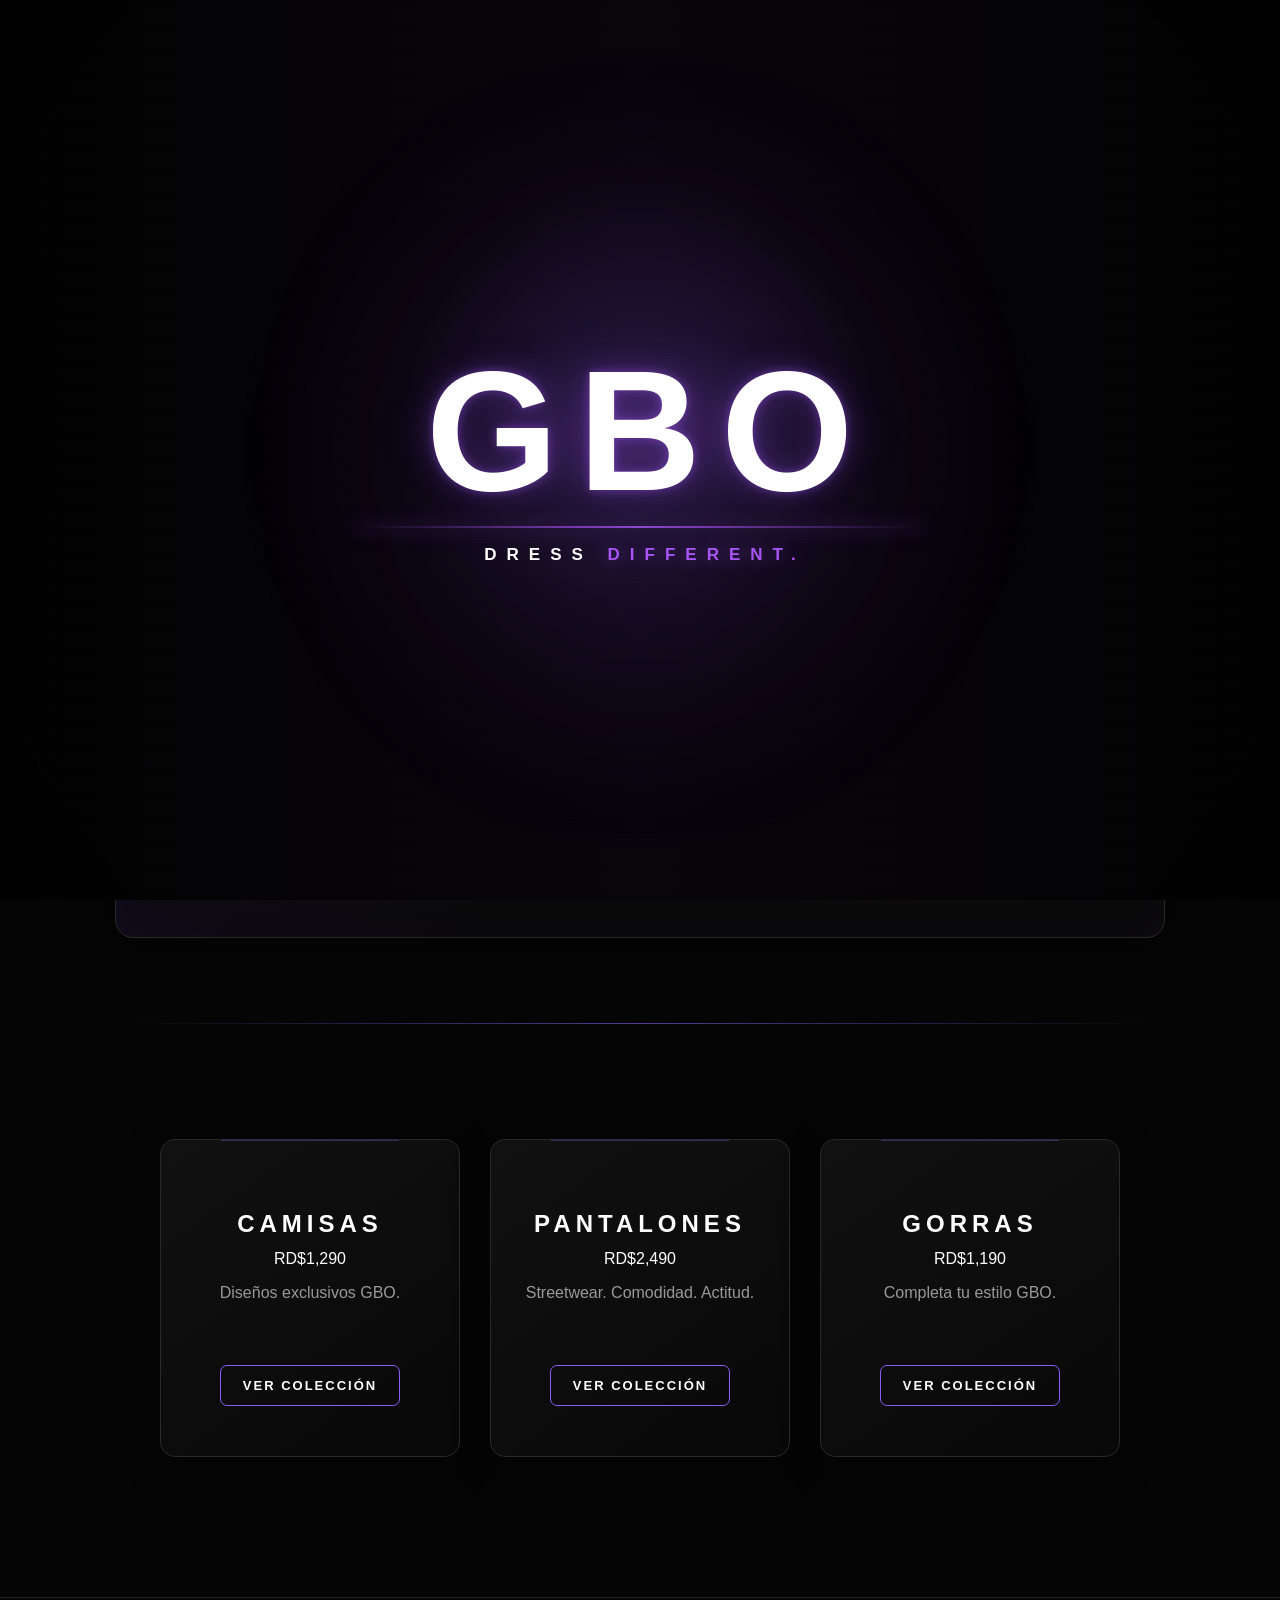
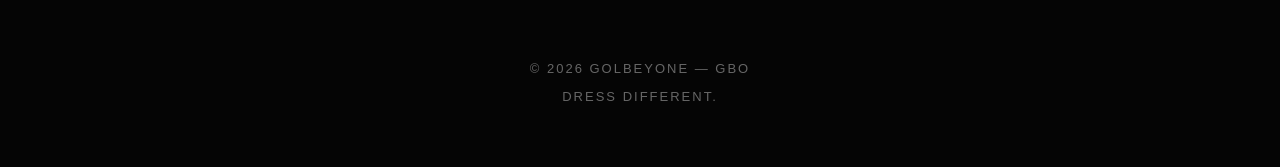
<file: index.html>
<!DOCTYPE html>

<html lang="es">

<head>
    <meta charset="UTF-8">
    <meta name="viewport" content="width=device-width, initial-scale=1.0">


<title>GOLBEYONE | GBO</title>

<link rel="stylesheet" href="style.css">


</head>

<body class="gbo-intro-active">


<!-- =====================================================
     INTRO GBO — THE ENTRANCE
     Se muestra una vez por sesión del navegador.
====================================================== -->

<div class="gbo-intro" id="gboIntro" aria-hidden="true">

    <div class="gbo-intro__orb"></div>
    <div class="gbo-intro__flash"></div>
    <div class="gbo-intro__particles" id="gboParticles"></div>
    <div class="gbo-intro__noise"></div>

    <div class="gbo-intro__content">
        <div class="gbo-intro__brand">GBO</div>

        <p class="gbo-intro__slogan">
            DRESS <span>DIFFERENT.</span>
        </p>
    </div>

</div>


<!-- =========================
     NAVEGACIÓN GBO
========================== -->

<nav class="navbar">

    <a href="index.html" class="logo">
        GBO
    </a>

    <div class="nav-links">

        <a href="camisas.html">
            CAMISAS
        </a>

        <a href="pantalones.html">
            PANTALONES
        </a>

        <a href="gorras.html">
            GORRAS
        </a>

        <a href="buscar.html">
            🔎 BUSCAR
        </a>

        <a href="seguimiento.html">
            📦 SEGUIMIENTO
        </a>

        <a href="carrito.html">
            🛒 CARRITO
        </a>

    </div>

</nav>


<!-- =========================
     HEADER
========================== -->

<header>

    <h1>GOLBEYONE</h1>

    <h2>GBO</h2>

    <p>DRESS DIFFERENT.</p>

</header>


<!-- =========================
     BANNER
========================== -->

<section class="banner">

    <h2>GBO — NEW DROP</h2>

    <p>
        La nueva colección ya está aquí.
    </p>


    <div class="botones">

        <a href="#camisas">
            CAMISAS
        </a>

        <a href="#pantalones">
            PANTALONES
        </a>

        <a href="#gorras">
            GORRAS
        </a>

    </div>


    <div class="buscador-inicio">

        <a href="buscar.html">
            🔎 BUSCAR PRODUCTOS
        </a>

    </div>

</section>


<hr>


<!-- =========================
     COLECCIÓN
========================== -->

<section class="coleccion">

    <div class="producto" id="camisas">

        <h2>CAMISAS</h2>

        RD$1,290

        <p>
            Diseños exclusivos GBO.
        </p>

        <a href="camisas.html">
            VER COLECCIÓN
        </a>

    </div>


    <div class="producto" id="pantalones">

        <h2>PANTALONES</h2>

        RD$2,490

        <p>
            Streetwear. Comodidad. Actitud.
        </p>

        <a href="pantalones.html">
            VER COLECCIÓN
        </a>

    </div>


    <div class="producto" id="gorras">

        <h2>GORRAS</h2>

        RD$1,190

        <p>
            Completa tu estilo GBO.
        </p>

        <a href="gorras.html">
            VER COLECCIÓN
        </a>

    </div>

</section>


<!-- =========================
     FOOTER
========================== -->

<footer>

    <p>
        © 2026 GOLBEYONE — GBO
    </p>

    <p>
        DRESS DIFFERENT.
    </p>

</footer>


<!-- =========================
     FONDO ALEATORIO + INTRO GBO
========================== -->

<script>

    /* =====================================================
       FONDO ALEATORIO — SISTEMA ORIGINAL
    ====================================================== */

    const fondos = [
        "fondo-1",
        "fondo-2",
        "fondo-3",
        "fondo-4",
        "fondo-5"
    ];

    const fondoAleatorio =
        fondos[
            Math.floor(
                Math.random() * fondos.length
            )
        ];

    document.body.classList.add(
        fondoAleatorio
    );


    /* =====================================================
       INTRO GBO — THE ENTRANCE
       Una vez por sesión. No se repite al recargar.
    ====================================================== */

    const intro = document.getElementById("gboIntro");
    const particlesContainer = document.getElementById("gboParticles");
    const introKey = "gboIntroV1Shown";

    function crearParticulas() {

        if (!particlesContainer) return;

        const cantidad = window.innerWidth <= 700 ? 24 : 38;

        for (let i = 0; i < cantidad; i++) {

            const particle = document.createElement("span");

            particle.className = "gbo-intro__particle";

            const angle = Math.random() * Math.PI * 2;
            const distance = 100 + Math.random() * (
                window.innerWidth <= 700 ? 170 : 280
            );

            const x = Math.cos(angle) * distance;
            const y = Math.sin(angle) * distance;

            particle.style.setProperty(
                "--x",
                `${x}px`
            );

            particle.style.setProperty(
                "--y",
                `${y}px`
            );

            particle.style.setProperty(
                "--size",
                `${1 + Math.random() * 2.5}px`
            );

            particle.style.setProperty(
                "--duration",
                `${1.1 + Math.random() * 1.1}s`
            );

            particle.style.setProperty(
                "--delay",
                `${0.45 + Math.random() * 0.7}s`
            );

            particlesContainer.appendChild(
                particle
            );
        }
    }


    function cerrarIntro() {

        if (!intro) return;

        intro.classList.add(
            "is-leaving"
        );

        window.setTimeout(() => {

            intro.remove();

            document.body.classList.remove(
                "gbo-intro-active"
            );

        }, 750);
    }


    function iniciarIntro() {

        if (!intro) return;

        crearParticulas();


        /*
           Si el usuario prefiere menos movimiento,
           mostramos la tienda sin la animación larga.
        */

        if (
            window.matchMedia(
                "(prefers-reduced-motion: reduce)"
            ).matches
        ) {

            cerrarIntro();

            return;
        }


        /*
           Se muestra una vez por sesión del navegador.
           Al cerrar el navegador y volver a entrar,
           puede aparecer nuevamente.
        */

        if (
            sessionStorage.getItem(
                introKey
            ) === "1"
        ) {

            intro.remove();

            document.body.classList.remove(
                "gbo-intro-active"
            );

            return;
        }


        sessionStorage.setItem(
            introKey,
            "1"
        );


        /*
           Entrada completa:
           aproximadamente 3 segundos.
        */

        window.setTimeout(
            cerrarIntro,
            2850
        );
    }


    iniciarIntro();

</script>


</body>

</html>
</file>
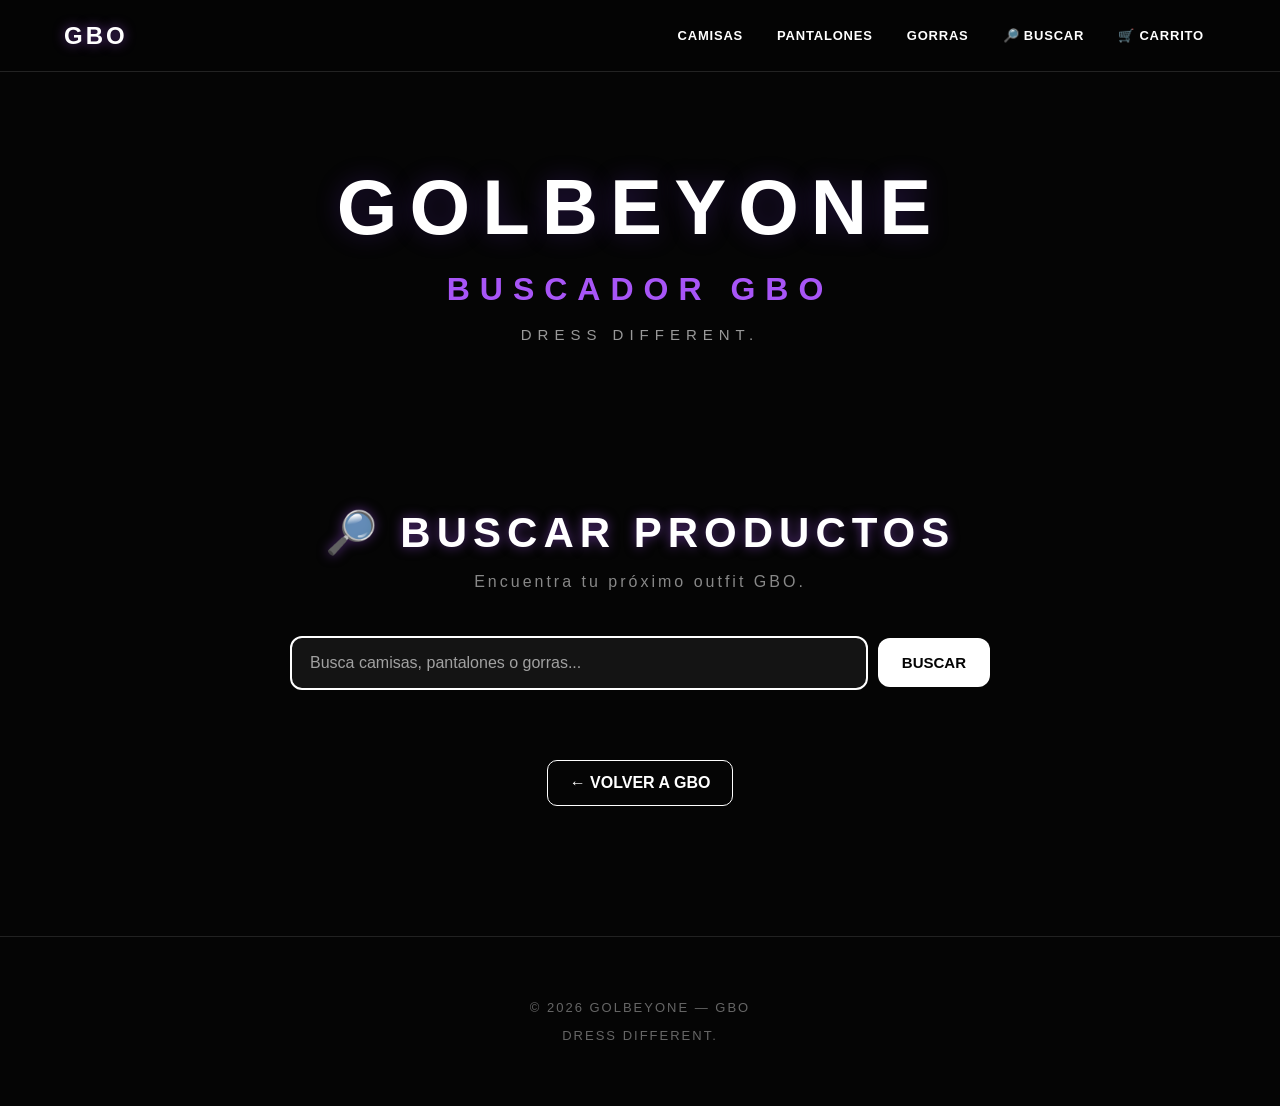
<file: buscar.html>
<!DOCTYPE html>
<html lang="es">

<head>

    <meta charset="UTF-8">

    <meta
        name="viewport"
        content="width=device-width, initial-scale=1.0">

    <title>GOLBEYONE | Buscar</title>

    <link
        rel="stylesheet"
        href="style.css">

</head>

<body>


<!-- =========================
     MENÚ PRINCIPAL
========================= -->

<nav class="navbar">

    <a href="index.html" class="logo">
        GBO
    </a>

    <div class="nav-links">

        <a href="camisas.html">
            CAMISAS
        </a>

        <a href="pantalones.html">
            PANTALONES
        </a>

        <a href="gorras.html">
            GORRAS
        </a>

        <a href="buscar.html">
            🔎 BUSCAR
        </a>

        <a href="carrito.html">
            🛒 CARRITO
        </a>

    </div>

</nav>


<!-- =========================
     ENCABEZADO
========================= -->

<header>

    <h1>
        GOLBEYONE
    </h1>

    <h2>
        BUSCADOR GBO
    </h2>

    <p>
        DRESS DIFFERENT.
    </p>

</header>


<section class="coleccion-pagina">

    <h2>
        🔎 BUSCAR PRODUCTOS
    </h2>

    <p>
        Encuentra tu próximo outfit GBO.
    </p>


    <div class="buscador">

        <input
            type="text"
            id="busqueda"
            placeholder="Busca camisas, pantalones o gorras..."
            autocomplete="off">

        <button onclick="buscarProductos()">
            BUSCAR
        </button>

    </div>


    <p id="mensaje"></p>


    <div
        class="productos"
        id="resultados">
    </div>


    <a
        href="index.html"
        class="volver">

        ← VOLVER A GBO

    </a>

</section>


<footer>

    <p>
        © 2026 GOLBEYONE — GBO
    </p>

    <p>
        DRESS DIFFERENT.
    </p>

</footer>


<script>

const productos = [];


// =============================
// CAMISAS
// =============================

for (let i = 1; i <= 20; i++) {

    productos.push({

        nombre: `CAMISA GBO #${i}`,

        tipo: "camisa",

        precio: "RD$1,290",

        imagen: `camisa-${i}.jpg`

    });

}


// =============================
// PANTALONES
// =============================

for (let i = 1; i <= 20; i++) {

    productos.push({

        nombre: `PANTALÓN GBO #${i}`,

        tipo: "pantalon",

        precio: "RD$2,490",

        imagen: `pantalon-${i}.jpg`

    });

}


// =============================
// GORRAS
// =============================

for (let i = 1; i <= 20; i++) {

    productos.push({

        nombre: `GORRA GBO #${i}`,

        tipo: "gorra",

        precio: "RD$1,190",

        imagen: `gorra-${i}.jpg`

    });

}


// =============================
// NORMALIZAR TEXTO
// =============================

function normalizarTexto(texto) {

    return texto
        .toLowerCase()
        .normalize("NFD")
        .replace(/[\u0300-\u036f]/g, "")
        .trim();

}


// =============================
// BUSCAR
// =============================

function buscarProductos() {

    const textoOriginal =
        document
            .getElementById("busqueda")
            .value;

    const texto =
        normalizarTexto(textoOriginal);

    const resultados =
        document.getElementById("resultados");

    const mensaje =
        document.getElementById("mensaje");


    resultados.innerHTML = "";


    if (texto === "") {

        mensaje.textContent =
            "Escribe algo para buscar.";

        return;

    }


    // =============================
    // ALIAS DE BÚSQUEDA
    // =============================

    let busqueda = texto;

    if (texto === "camisas") {

        busqueda = "camisa";

    }

    if (texto === "pantalones") {

        busqueda = "pantalon";

    }

    if (texto === "gorras") {

        busqueda = "gorra";

    }


    // =============================
    // FILTRAR PRODUCTOS
    // =============================

    const encontrados =
        productos.filter(producto => {

            const nombre =
                normalizarTexto(producto.nombre);

            return nombre.includes(busqueda);

        });


    // =============================
    // SIN RESULTADOS
    // =============================

    if (encontrados.length === 0) {

        mensaje.textContent =
            "No encontramos productos con esa búsqueda.";

        return;

    }


    // =============================
    // RESULTADOS ENCONTRADOS
    // =============================

    mensaje.textContent =
        `${encontrados.length} producto(s) encontrado(s).`;


    encontrados.forEach(producto => {

        const numero =
            producto.nombre.match(/\d+/)[0];


        const tarjeta =
            document.createElement("div");

        tarjeta.className = "card";


        tarjeta.innerHTML = `

            <img
                src="${producto.imagen}"
                alt="${producto.nombre}">

            <h3>
                ${producto.nombre}
            </h3>

            <p>
                ${producto.precio}
            </p>

            <a
                href="producto.html?tipo=${producto.tipo}&producto=${numero}"
                class="boton-compra">

                COMPRAR

            </a>

        `;


        resultados.appendChild(tarjeta);

    });

}


// =============================
// ENTER PARA BUSCAR
// =============================

document
    .getElementById("busqueda")
    .addEventListener("keydown", function(event) {

        if (event.key === "Enter") {

            buscarProductos();

        }

    });

</script>


</body>

</html>
</file>
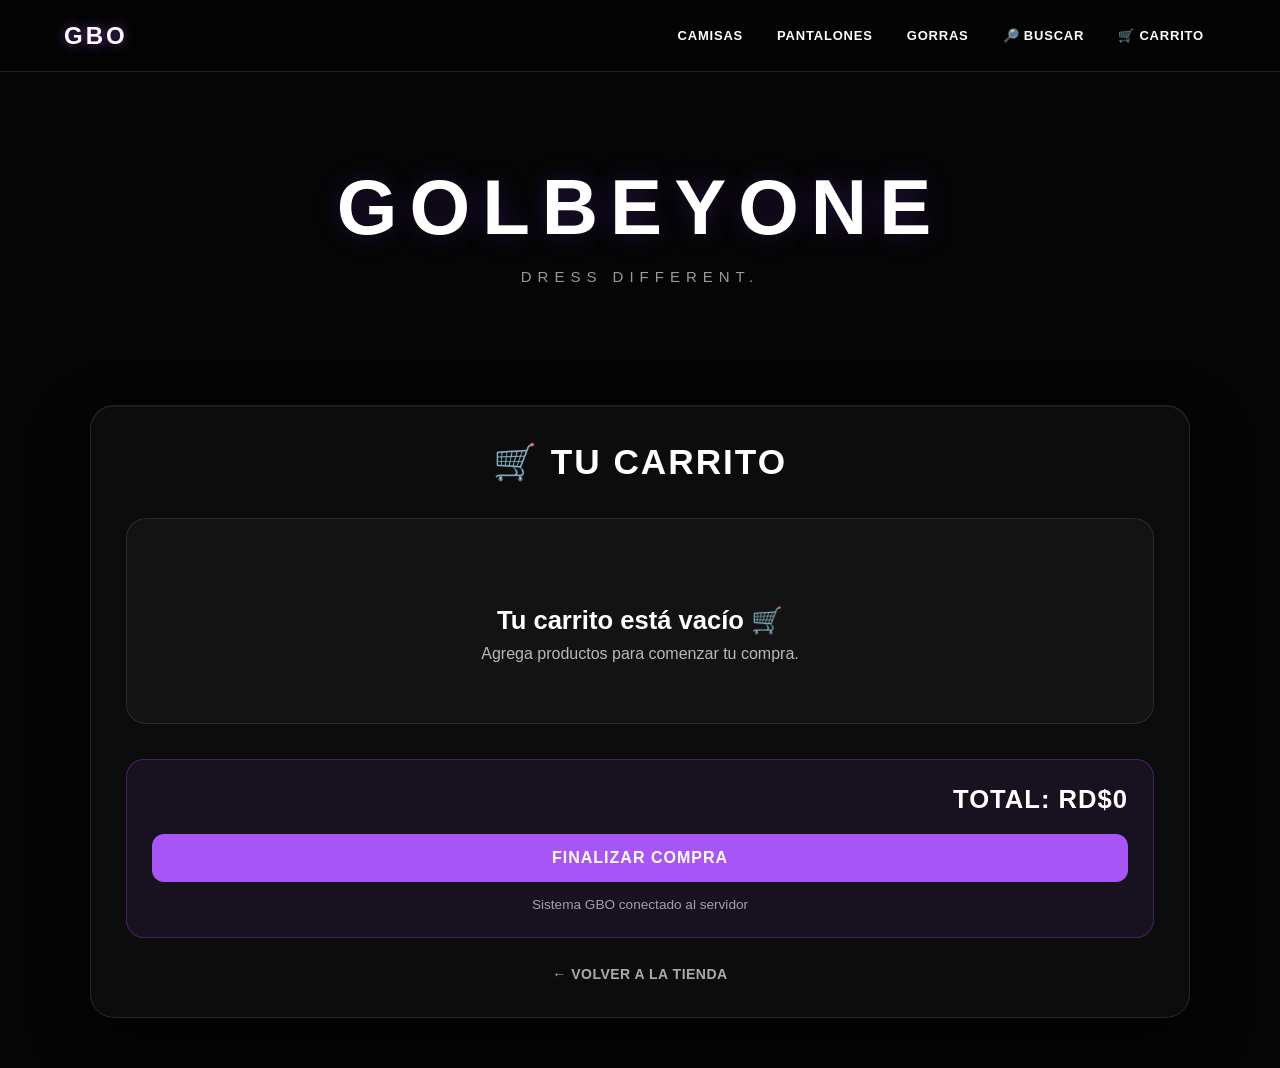
<file: carrito.html>
<!DOCTYPE html>
<html lang="es">

<head>

<meta charset="UTF-8">

<meta
    name="viewport"
    content="width=device-width, initial-scale=1.0">

<title>GOLBEYONE | Carrito</title>

<link rel="stylesheet" href="style.css">

<style>

    .carrito-pagina {
        width: min(1100px, 92%);
        margin: 50px auto;
    }

    .carrito-pagina > h2 {
        text-align: center;
        font-size: 2.2rem;
        margin-bottom: 35px;
        letter-spacing: 2px;
    }

    .item-carrito {
        display: flex;
        align-items: center;
        gap: 25px;
        padding: 22px;
        margin-bottom: 20px;
        background: rgba(255, 255, 255, 0.04);
        border: 1px solid rgba(255, 255, 255, 0.1);
        border-radius: 18px;
        backdrop-filter: blur(10px);
        transition: 0.3s ease;
    }

    .item-carrito:hover {
        transform: translateY(-3px);
        border-color: rgba(168, 85, 247, 0.6);
        box-shadow: 0 10px 35px rgba(0, 0, 0, 0.35);
    }

    .item-carrito img {
        width: 150px;
        height: 170px;
        object-fit: cover;
        border-radius: 14px;
        background: #111;
    }

    .info-carrito {
        flex: 1;
    }

    .info-carrito h3 {
        font-size: 1.35rem;
        margin: 0 0 10px;
    }

    .info-carrito p {
        margin: 7px 0;
        opacity: 0.85;
    }

    .control-cantidad {
        display: flex;
        align-items: center;
        gap: 10px;
        margin: 18px 0;
    }

    .boton-cantidad {
        width: 35px;
        height: 35px;
        border: none;
        border-radius: 9px;
        cursor: pointer;
        font-size: 1.3rem;
        font-weight: bold;
        background: #a855f7;
        color: white;
        transition: 0.2s;
    }

    .boton-cantidad:hover {
        transform: scale(1.08);
        background: #9333ea;
    }

    .numero-cantidad {
        min-width: 30px;
        text-align: center;
        font-weight: bold;
        font-size: 1.1rem;
    }

    .info-carrito strong {
        display: block;
        margin-bottom: 15px;
        font-size: 1.05rem;
    }

    .boton-eliminar {
        border: 1px solid rgba(255, 255, 255, 0.2);
        background: transparent;
        color: white;
        padding: 9px 14px;
        border-radius: 9px;
        cursor: pointer;
        transition: 0.2s;
    }

    .boton-eliminar:hover {
        background: #dc2626;
        border-color: #dc2626;
    }

    .carrito-vacio {
        text-align: center;
        padding: 60px 20px;
        border: 1px solid rgba(255, 255, 255, 0.1);
        border-radius: 20px;
        background: rgba(255, 255, 255, 0.03);
    }

    .carrito-vacio h3 {
        font-size: 1.6rem;
    }

    .carrito-vacio p {
        opacity: 0.7;
    }

    .carrito-total {
        margin-top: 35px;
        padding: 25px;
        border-radius: 18px;
        background: rgba(168, 85, 247, 0.08);
        border: 1px solid rgba(168, 85, 247, 0.3);
        text-align: right;
    }

    .carrito-total h3 {
        font-size: 1.6rem;
        margin-bottom: 20px;
    }

    .boton-final {
        width: 100%;
        padding: 15px;
        border: none;
        border-radius: 12px;
        background: #a855f7;
        color: white;
        font-size: 1rem;
        font-weight: bold;
        letter-spacing: 1px;
        cursor: pointer;
        transition: 0.25s;
    }

    .boton-final:hover {
        transform: translateY(-2px);
        background: #9333ea;
        box-shadow: 0 8px 25px rgba(168, 85, 247, 0.3);
    }

    .volver {
        display: block;
        text-align: center;
        margin: 25px auto;
        color: white;
        text-decoration: none;
        opacity: 0.8;
        transition: 0.2s;
    }

    .volver:hover {
        opacity: 1;
        color: #a855f7;
    }

    .formulario-pedido {
        max-width: 700px;
        margin: auto;
        padding: 30px;
        border-radius: 20px;
        background: rgba(255, 255, 255, 0.04);
        border: 1px solid rgba(255, 255, 255, 0.1);
        box-shadow: 0 15px 45px rgba(0, 0, 0, 0.3);
    }

    .formulario-pedido h2 {
        text-align: center;
        margin-bottom: 10px;
    }

    .formulario-pedido > p {
        text-align: center;
        opacity: 0.7;
        margin-bottom: 30px;
    }

    .formulario-pedido label {
        display: block;
        margin: 17px 0 7px;
        font-weight: bold;
    }

    .formulario-pedido input,
    .formulario-pedido textarea {
        width: 100%;
        box-sizing: border-box;
        padding: 13px;
        border-radius: 10px;
        border: 1px solid rgba(255, 255, 255, 0.15);
        background: rgba(0, 0, 0, 0.35);
        color: white;
        outline: none;
        font-size: 1rem;
    }

    .formulario-pedido input:focus,
    .formulario-pedido textarea:focus {
        border-color: #a855f7;
    }

    .formulario-pedido textarea {
        min-height: 100px;
        resize: vertical;
    }

    .resumen-pedido {
        margin: 30px 0;
        padding: 20px;
        border-radius: 15px;
        background: rgba(168, 85, 247, 0.07);
        border: 1px solid rgba(168, 85, 247, 0.2);
    }

    .resumen-pedido h3 {
        margin-top: 0;
    }

    .resumen-pedido p {
        padding: 8px 0;
        border-bottom: 1px solid rgba(255, 255, 255, 0.08);
    }

    .resumen-pedido strong {
        display: block;
        margin-top: 15px;
        font-size: 1.2rem;
    }

    .volver-carrito {
        width: 100%;
        margin-top: 12px;
        padding: 13px;
        border: 1px solid rgba(255, 255, 255, 0.2);
        border-radius: 10px;
        background: transparent;
        color: white;
        cursor: pointer;
        transition: 0.2s;
    }

    .volver-carrito:hover {
        border-color: #a855f7;
        color: #a855f7;
    }

    .pedido-confirmado {
        max-width: 650px;
        margin: auto;
        padding: 45px 25px;
        text-align: center;
        border-radius: 22px;
        background: rgba(255, 255, 255, 0.04);
        border: 1px solid rgba(168, 85, 247, 0.35);
        box-shadow: 0 15px 45px rgba(0, 0, 0, 0.35);
    }

    .pedido-confirmado h2 {
        font-size: 2rem;
    }

    .pedido-confirmado p {
        opacity: 0.8;
        line-height: 1.6;
    }

    .estado-servidor {
        margin-top: 15px;
        text-align: center;
        font-size: 0.85rem;
        opacity: 0.6;
    }

    .metodo-pago {
        margin-top: 30px;
        padding: 22px;
        border-radius: 15px;
        background: rgba(168, 85, 247, 0.07);
        border: 1px solid rgba(168, 85, 247, 0.2);
    }

    .metodo-pago h3 {
        margin: 0 0 8px;
    }

    .metodo-pago > p {
        margin: 0 0 18px;
        opacity: 0.7;
        font-size: 0.92rem;
    }

    .opciones-pago {
        display: grid;
        gap: 12px;
    }

    .opcion-pago {
        position: relative;
    }

    .opcion-pago input {
        position: absolute;
        opacity: 0;
        pointer-events: none;
    }

    .opcion-pago label {
        display: block;
        margin: 0;
        padding: 15px;
        border: 1px solid rgba(255, 255, 255, 0.14);
        border-radius: 12px;
        background: rgba(0, 0, 0, 0.25);
        cursor: pointer;
        transition: 0.2s ease;
    }

    .opcion-pago label:hover {
        border-color: rgba(168, 85, 247, 0.55);
        transform: translateY(-1px);
    }

    .opcion-pago input:checked + label {
        border-color: #a855f7;
        background: rgba(168, 85, 247, 0.14);
        box-shadow: 0 0 0 1px rgba(168, 85, 247, 0.25);
    }

    .pago-titulo {
        display: block;
        font-weight: bold;
        margin-bottom: 4px;
    }

    .pago-descripcion {
        display: block;
        opacity: 0.7;
        font-size: 0.85rem;
    }

    .aviso-pago {
        margin-top: 14px;
        padding: 12px;
        border-radius: 10px;
        background: rgba(255, 255, 255, 0.04);
        border: 1px solid rgba(255, 255, 255, 0.08);
        font-size: 0.88rem;
        line-height: 1.5;
        opacity: 0.8;
    }

    .pago-seleccionado {
        margin-top: 15px;
        padding: 12px;
        border-radius: 10px;
        background: rgba(168, 85, 247, 0.08);
        border: 1px solid rgba(168, 85, 247, 0.18);
        font-size: 0.9rem;
    }

    @media (max-width: 650px) {

        .carrito-pagina {
            width: 94%;
            margin: 30px auto;
        }

        .carrito-pagina > h2 {
            font-size: 1.7rem;
        }

        .item-carrito {
            flex-direction: column;
            align-items: stretch;
            text-align: center;
        }

        .item-carrito img {
            width: 100%;
            height: 260px;
        }

        .control-cantidad {
            justify-content: center;
        }

        .carrito-total {
            text-align: center;
        }

        .formulario-pedido {
            padding: 22px;
        }

    }

</style>

</head>

<body>

<nav class="navbar">

<a href="index.html" class="logo">
    GBO
</a>

<div class="nav-links">

    <a href="camisas.html">CAMISAS</a>
    <a href="pantalones.html">PANTALONES</a>
    <a href="gorras.html">GORRAS</a>
    <a href="buscar.html">🔎 BUSCAR</a>
    <a href="carrito.html">🛒 CARRITO</a>

</div>

</nav>

<header>

<h1>GOLBEYONE</h1>

<p>DRESS DIFFERENT.</p>

</header>

<main class="carrito-pagina">

<h2>🛒 TU CARRITO</h2>

<div id="carrito-contenido"></div>

<div class="carrito-total">

    <h3 id="carrito-total">
        TOTAL: RD$0
    </h3>

    <button
        class="boton-final"
        onclick="finalizarCompra()">

        FINALIZAR COMPRA

    </button>

    <div class="estado-servidor">
        Sistema GBO conectado al servidor
    </div>

</div>

<a href="index.html" class="volver">
    ← VOLVER A LA TIENDA
</a>

</main>

<script>

/* =====================================================
   SERVIDOR GBO
===================================================== */

/*
   IMPORTANTE:
   Usamos una ruta relativa para que el mismo archivo
   funcione tanto en local como en producción.

   LOCAL:
   http://localhost:5500/api/pedidos

   PRODUCCIÓN:
   https://tu-dominio/api/pedidos
*/

const API_PEDIDOS = "/api/pedidos";


/* =====================================================
   CARRITO
===================================================== */

let carrito =
    JSON.parse(
        localStorage.getItem("carritoGBO")
    ) || [];


/* =====================================================
   MOSTRAR CARRITO
===================================================== */

function mostrarCarrito() {

    const contenido =
        document.getElementById(
            "carrito-contenido"
        );

    const totalElemento =
        document.getElementById(
            "carrito-total"
        );

    contenido.innerHTML = "";

    let total = 0;


    if (carrito.length === 0) {

        contenido.innerHTML = `

            <div class="carrito-vacio">

                <h3>
                    Tu carrito está vacío 🛒
                </h3>

                <p>
                    Agrega productos para comenzar tu compra.
                </p>

            </div>

        `;

        totalElemento.textContent =
            "TOTAL: RD$0";

        return;
    }


    carrito.forEach(
        (producto, indice) => {

            const subtotal =
                Number(producto.precio) *
                Number(producto.cantidad);

            total += subtotal;


            const item =
                document.createElement(
                    "div"
                );

            item.className =
                "item-carrito";


            item.innerHTML = `

                <img
                    src="${producto.imagen}"
                    alt="${producto.nombre}">


                <div class="info-carrito">

                    <h3>
                        ${producto.nombre}
                    </h3>

                    <p>
                        💰 RD$${Number(
                            producto.precio
                        ).toLocaleString()}
                    </p>

                    <p>
                        📏 Talla: ${producto.talla}
                    </p>


                    <div class="control-cantidad">

                        <span>
                            Cantidad:
                        </span>


                        <button
                            class="boton-cantidad"
                            onclick="cambiarCantidad(
                                ${indice},
                                -1
                            )">

                            −

                        </button>


                        <span class="numero-cantidad">
                            ${producto.cantidad}
                        </span>


                        <button
                            class="boton-cantidad"
                            onclick="cambiarCantidad(
                                ${indice},
                                1
                            )">

                            +

                        </button>

                    </div>


                    <strong>

                        SUBTOTAL:
                        RD$${subtotal.toLocaleString()}

                    </strong>


                    <button
                        class="boton-eliminar"
                        onclick="eliminarProducto(
                            ${indice}
                        )">

                        🗑️ ELIMINAR

                    </button>

                </div>

            `;


            contenido.appendChild(item);

        }
    );


    totalElemento.textContent =
        "TOTAL: RD$" +
        total.toLocaleString();

}


/* =====================================================
   CAMBIAR CANTIDAD
===================================================== */

function cambiarCantidad(
    indice,
    cambio
) {

    carrito[indice].cantidad =
        Number(carrito[indice].cantidad) +
        cambio;


    if (
        carrito[indice].cantidad < 1
    ) {

        carrito[indice].cantidad = 1;

    }


    localStorage.setItem(
        "carritoGBO",
        JSON.stringify(carrito)
    );


    mostrarCarrito();

}


/* =====================================================
   ELIMINAR PRODUCTO
===================================================== */

function eliminarProducto(
    indice
) {

    carrito.splice(
        indice,
        1
    );


    localStorage.setItem(
        "carritoGBO",
        JSON.stringify(carrito)
    );


    mostrarCarrito();

}


/* =====================================================
   FINALIZAR COMPRA
===================================================== */

function finalizarCompra() {

    if (
        carrito.length === 0
    ) {

        alert(
            "🛒 Tu carrito está vacío."
        );

        return;

    }


    document.getElementById(
        "carrito-contenido"
    ).innerHTML = `

        <div class="formulario-pedido">

            <h2>
                📦 DATOS DE ENVÍO
            </h2>

            <p>
                Completa tus datos para preparar
                tu pedido GBO.
            </p>


            <label>
                Nombre completo
            </label>

            <input
                type="text"
                id="nombre-cliente"
                placeholder="Tu nombre completo"
                autocomplete="name">


            <label>
                Teléfono
            </label>

            <input
                type="tel"
                id="telefono-cliente"
                placeholder="Tu número de teléfono"
                autocomplete="tel">


            <label>
                Dirección
            </label>

            <input
                type="text"
                id="direccion-cliente"
                placeholder="Dirección de entrega"
                autocomplete="street-address">


            <label>
                Ciudad
            </label>

            <input
                type="text"
                id="ciudad-cliente"
                placeholder="Ciudad"
                autocomplete="address-level2">


            <label>
                Indicaciones
            </label>

            <textarea
                id="indicaciones-cliente"
                placeholder="Alguna indicación para la entrega..."></textarea>


            <div class="metodo-pago">

                <h3>
                    💳 MÉTODO DE PAGO
                </h3>

                <p>
                    Selecciona cómo deseas realizar el pago de tu pedido GBO.
                </p>

                <div class="opciones-pago">

                    <div class="opcion-pago">

                        <input
                            type="radio"
                            id="pago-contra-entrega"
                            name="metodo-pago"
                            value="Pago contra entrega">

                        <label for="pago-contra-entrega">

                            <span class="pago-titulo">
                                💵 Pago contra entrega
                            </span>

                            <span class="pago-descripcion">
                                Paga cuando recibas tu pedido.
                            </span>

                        </label>

                    </div>


                    <div class="opcion-pago">

                        <input
                            type="radio"
                            id="pago-transferencia"
                            name="metodo-pago"
                            value="Transferencia bancaria">

                        <label for="pago-transferencia">

                            <span class="pago-titulo">
                                🏦 Transferencia bancaria
                            </span>

                            <span class="pago-descripcion">
                                Realiza la transferencia y coordina la confirmación con GBO.
                            </span>

                        </label>

                    </div>


                    <div class="opcion-pago">

                        <input
                            type="radio"
                            id="pago-otro"
                            name="metodo-pago"
                            value="Otro método">

                        <label for="pago-otro">

                            <span class="pago-titulo">
                                📱 Otro método
                            </span>

                            <span class="pago-descripcion">
                                Coordina otro método de pago directamente con GBO.
                            </span>

                        </label>

                    </div>

                </div>

                <div class="aviso-pago">
                    ℹ️ El pedido quedará como <strong>Pendiente</strong> hasta que el pago sea confirmado.
                </div>

            </div>


            <div class="resumen-pedido">

                <h3>
                    🧾 RESUMEN DEL PEDIDO
                </h3>

                <div
                    id="resumen-productos">
                </div>

                <strong
                    id="resumen-total">
                </strong>

                <div
                    class="pago-seleccionado"
                    id="resumen-pago">
                    💳 Método de pago: pendiente de selección
                </div>

            </div>


            <button
                class="boton-final"
                onclick="confirmarPedido()">

                CONFIRMAR PEDIDO 🔥

            </button>


            <button
                class="volver-carrito"
                onclick="mostrarCarrito()">

                ← VOLVER AL CARRITO

            </button>

        </div>

    `;


    const opcionesPago =
        document.querySelectorAll(
            'input[name="metodo-pago"]'
        );


    opcionesPago.forEach(
        opcion => {

            opcion.addEventListener(
                "change",
                actualizarMetodoPago
            );

        }
    );


    mostrarResumen();

}


/* =====================================================
   ACTUALIZAR MÉTODO DE PAGO EN RESUMEN
===================================================== */

function actualizarMetodoPago() {

    const seleccionado =
        document.querySelector(
            'input[name="metodo-pago"]:checked'
        );

    const resumenPago =
        document.getElementById(
            "resumen-pago"
        );


    if (!resumenPago) {
        return;
    }


    if (!seleccionado) {

        resumenPago.textContent =
            "💳 Método de pago: pendiente de selección";

        return;

    }


    resumenPago.textContent =
        "💳 Método de pago: " +
        seleccionado.value;

}


/* =====================================================
   MOSTRAR RESUMEN
===================================================== */

function mostrarResumen() {

    const resumen =
        document.getElementById(
            "resumen-productos"
        );

    const totalElemento =
        document.getElementById(
            "resumen-total"
        );


    if (!resumen || !totalElemento) {
        return;
    }


    resumen.innerHTML = "";

    let total = 0;


    carrito.forEach(
        producto => {

            const subtotal =
                Number(producto.precio) *
                Number(producto.cantidad);


            total += subtotal;


            const linea =
                document.createElement(
                    "p"
                );


            linea.textContent =
                `${producto.nombre} × ${producto.cantidad} — RD$${subtotal.toLocaleString()}`;


            resumen.appendChild(linea);

        }
    );


    totalElemento.textContent =
        "TOTAL: RD$" +
        total.toLocaleString();

}


/* =====================================================
   CONFIRMAR PEDIDO
===================================================== */

async function confirmarPedido() {

    const nombre =
        document.getElementById(
            "nombre-cliente"
        ).value.trim();


    const telefono =
        document.getElementById(
            "telefono-cliente"
        ).value.trim();


    const direccion =
        document.getElementById(
            "direccion-cliente"
        ).value.trim();


    const ciudad =
        document.getElementById(
            "ciudad-cliente"
        ).value.trim();


    const indicaciones =
        document.getElementById(
            "indicaciones-cliente"
        ).value.trim();


    const metodoPagoElemento =
        document.querySelector(
            'input[name="metodo-pago"]:checked'
        );


    const metodoPago =
        metodoPagoElemento
            ? metodoPagoElemento.value
            : "";


    if (
        nombre === "" ||
        telefono === "" ||
        direccion === "" ||
        ciudad === "" ||
        metodoPago === ""
    ) {

        alert(
            metodoPago === ""
                ? "⚠️ Selecciona un método de pago."
                : "⚠️ Completa todos los datos obligatorios."
        );

        return;

    }


    let total = 0;

    let productosTexto = "";


    carrito.forEach(
        producto => {

            const subtotal =
                Number(producto.precio) *
                Number(producto.cantidad);


            total += subtotal;


            productosTexto +=
                `• ${producto.nombre} | Talla: ${producto.talla} | Cantidad: ${producto.cantidad} | RD$${subtotal.toLocaleString()}\n`;

        }
    );


    /* =================================================
       CREAR PEDIDO
    ================================================= */

    const nuevoPedido = {

        id:
            "GBO-" +
            Date.now(),

        cliente:
            nombre,

        telefono:
            telefono,

        direccion:
            direccion,

        ciudad:
            ciudad,

        instrucciones:
            indicaciones || "Ninguna",

        productos:
            carrito.map(
                producto => ({

                    nombre:
                        producto.nombre,

                    imagen:
                        producto.imagen,

                    precio:
                        Number(
                            producto.precio
                        ),

                    talla:
                        producto.talla,

                    cantidad:
                        Number(
                            producto.cantidad
                        )

                })
            ),

        total:
            total,

        pago: {

            metodo:
                metodoPago,

            estado:
                "Pendiente",

            referencia:
                ""

        },

        estado:
            "Nuevo",

        fecha:
            new Date().toLocaleString(
                "es-DO"
            )

    };


    /* =================================================
       ENVIAR AL SERVIDOR
    ================================================= */

    try {

        console.log(
            "================================="
        );

        console.log(
            "GBO - ENVIANDO PEDIDO"
        );

        console.log(
            "Servidor:",
            API_PEDIDOS
        );

        console.log(
            "Pedido:",
            nuevoPedido
        );


        const respuesta =
            await fetch(
                API_PEDIDOS,
                {

                    method: "POST",

                    headers: {

                        "Content-Type":
                            "application/json"

                    },

                    body:
                        JSON.stringify(
                            nuevoPedido
                        )

                }
            );


        console.log(
            "Respuesta HTTP:",
            respuesta.status
        );


        const textoRespuesta =
            await respuesta.text();


        console.log(
            "Respuesta servidor:",
            textoRespuesta
        );


        let resultado;


        try {

            resultado =
                JSON.parse(
                    textoRespuesta
                );

        } catch {

            throw new Error(
                "El servidor no devolvió JSON. Código HTTP: " +
                respuesta.status
            );

        }


        if (
            !respuesta.ok ||
            !resultado.ok
        ) {

            throw new Error(
                resultado.error ||
                "El servidor rechazó el pedido."
            );

        }


        /* =============================================
           MENSAJE
        ============================================= */

        const mensaje =

`🔥 PEDIDO GBO 🔥

🆔 Pedido: ${nuevoPedido.id}

👤 Cliente: ${nombre}

📞 Teléfono: ${telefono}

📍 Dirección: ${direccion}

🏙️ Ciudad: ${ciudad}

📝 Indicaciones: ${indicaciones || "Ninguna"}

💳 Método de pago: ${metodoPago}

🛍️ PRODUCTOS:

${productosTexto}

💰 TOTAL: RD$${total.toLocaleString()}

DRESS DIFFERENT.`;


        localStorage.setItem(
            "mensajePedidoGBO",
            mensaje
        );


        /* =============================================
           GUARDAR ÚLTIMO PEDIDO LOCALMENTE
        ============================================= */

        localStorage.setItem(
            "pedidoGBO",
            JSON.stringify(
                nuevoPedido
            )
        );


        /* =============================================
           LIMPIAR CARRITO
        ============================================= */

        carrito = [];


        localStorage.setItem(
            "carritoGBO",
            JSON.stringify([])
        );


        /* =============================================
           CONFIRMACIÓN
        ============================================= */

        document.getElementById(
            "carrito-contenido"
        ).innerHTML = `

            <div class="pedido-confirmado">

                <h2>
                    🔥 ¡PEDIDO RECIBIDO!
                </h2>

                <p>
                    Tu pedido GBO fue enviado
                    correctamente.
                </p>

                <p>
                    🆔 Número de pedido:
                    <strong>
                        ${nuevoPedido.id}
                    </strong>
                </p>

                <p>
                    ✅ El pedido fue guardado
                    en el sistema de GOLBEYONE.
                </p>

                <p>
                    Ahora puedes contactar a
                    GOLBEYONE por Instagram para
                    continuar con el pedido.
                </p>


                <button
                    class="boton-final"
                    onclick="abrirInstagram()">

                    📸 CONTINUAR POR INSTAGRAM

                </button>


                <button
                    class="volver-carrito"
                    onclick="window.location.href='index.html'">

                    ← VOLVER A LA TIENDA

                </button>

            </div>

        `;


        document.getElementById(
            "carrito-total"
        ).textContent =
            "PEDIDO GBO";


        console.log(
            "✅ PEDIDO ENVIADO CORRECTAMENTE"
        );


    } catch (error) {

        console.error(
            "================================="
        );

        console.error(
            "❌ ERROR ENVIANDO PEDIDO"
        );

        console.error(
            error
        );

        console.error(
            "================================="
        );


        alert(
            "❌ NO SE PUDO ENVIAR EL PEDIDO.\n\n" +
            "Error real:\n" +
            error.message
        );

    }

}


/* =====================================================
   INSTAGRAM
===================================================== */

function abrirInstagram() {

    window.open(
        "https://www.instagram.com/GOLBEYONE/",
        "_blank"
    );

}


/* =====================================================
   INICIAR
===================================================== */

mostrarCarrito();

</script>

</body>

</html>
</file>
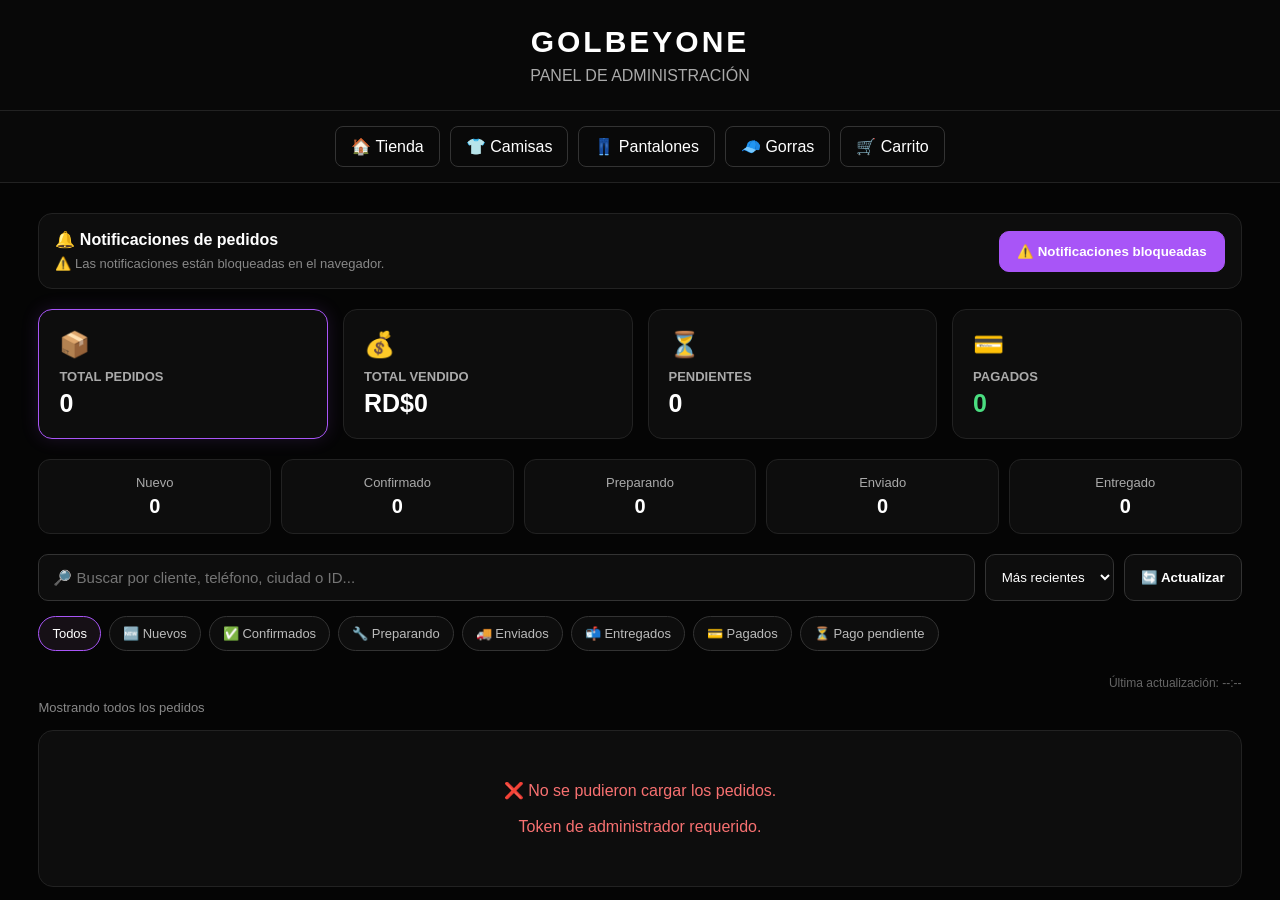
<file: pedidos.html>
<!DOCTYPE html>
<html lang="es">

<head>

<meta charset="UTF-8">

<meta name="viewport" content="width=device-width, initial-scale=1.0">

<title>GOLBEYONE | Panel Admin</title>

<style>

*{
    box-sizing:border-box;
    margin:0;
    padding:0;
}

body{
    font-family:Arial,Helvetica,sans-serif;
    background:#050505;
    color:white;
    min-height:100vh;
}

header{
    padding:25px 20px;
    text-align:center;
    border-bottom:1px solid #222;
    background:#080808;
}

header h1{
    font-size:30px;
    letter-spacing:3px;
}

header p{
    margin-top:8px;
    color:#aaa;
}

nav{
    display:flex;
    justify-content:center;
    gap:10px;
    flex-wrap:wrap;
    padding:15px;
    background:#090909;
    border-bottom:1px solid #222;
}

nav a{
    text-decoration:none;
    color:white;
    padding:10px 15px;
    border:1px solid #333;
    border-radius:8px;
    transition:.2s;
}

nav a:hover{
    border-color:#a855f7;
    color:#c084fc;
}

.contenedor{
    width:min(1250px,94%);
    margin:30px auto;
}


/* =========================================
   NOTIFICACIÓN
========================================= */

#notificacion{
    display:none;
    position:fixed;
    top:20px;
    right:20px;
    z-index:9999;
    max-width:360px;
    background:#111;
    border:1px solid #a855f7;
    border-radius:12px;
    padding:15px 20px;
    box-shadow:0 0 25px rgba(168,85,247,.25);
}

#notificacion strong{
    color:#c084fc;
}


/* =========================================
   BOTÓN NOTIFICACIONES
========================================= */

.notificaciones-panel{
    display:flex;
    justify-content:space-between;
    align-items:center;
    gap:15px;
    flex-wrap:wrap;
    margin-bottom:20px;
    padding:16px;
    background:#0d0d0d;
    border:1px solid #222;
    border-radius:14px;
}

.notificaciones-info{
    flex:1;
}

.notificaciones-info strong{
    display:block;
    margin-bottom:5px;
}

.notificaciones-info span{
    color:#888;
    font-size:13px;
}

.boton-notificaciones{
    padding:12px 17px;
    border:1px solid #a855f7;
    border-radius:10px;
    background:#a855f7;
    color:white;
    cursor:pointer;
    font-weight:bold;
    transition:.2s;
}

.boton-notificaciones:hover{
    background:#9333ea;
}

.boton-notificaciones.activado{
    background:#14532d;
    border-color:#22c55e;
    color:#bbf7d0;
}


/* =========================================
   ESTADÍSTICAS
========================================= */

.estadisticas{
    display:grid;
    grid-template-columns:repeat(4,1fr);
    gap:15px;
    margin-bottom:20px;
}

.stat{
    background:#0d0d0d;
    border:1px solid #222;
    border-radius:14px;
    padding:20px;
    cursor:pointer;
    transition:.2s;
}

.stat:hover{
    border-color:#a855f7;
    transform:translateY(-2px);
}

.stat.activo{
    border-color:#a855f7;
    box-shadow:0 0 18px rgba(168,85,247,.15);
}

.stat .icono{
    font-size:25px;
}

.stat h3{
    margin-top:10px;
    color:#aaa;
    font-size:13px;
}

.stat strong{
    display:block;
    margin-top:5px;
    font-size:25px;
}

.pagados strong{
    color:#4ade80;
}


/* =========================================
   ESTADOS
========================================= */

.estados{
    display:grid;
    grid-template-columns:repeat(5,1fr);
    gap:10px;
    margin-bottom:20px;
}

.estado-stat{
    background:#0d0d0d;
    border:1px solid #222;
    padding:15px;
    border-radius:12px;
    text-align:center;
    cursor:pointer;
    transition:.2s;
}

.estado-stat:hover,
.estado-stat.activo{
    border-color:#a855f7;
    background:#111;
}

.estado-stat span{
    display:block;
    color:#aaa;
    font-size:13px;
    margin-bottom:5px;
}

.estado-stat strong{
    font-size:20px;
}


/* =========================================
   HERRAMIENTAS
========================================= */

.herramientas{
    display:grid;
    grid-template-columns:1fr auto auto;
    gap:10px;
    margin-bottom:15px;
}

#buscar{
    width:100%;
    padding:14px;
    border-radius:10px;
    border:1px solid #333;
    background:#0d0d0d;
    color:white;
    outline:none;
    font-size:15px;
}

#buscar:focus{
    border-color:#a855f7;
}

.boton-admin{
    padding:12px 16px;
    border:1px solid #333;
    border-radius:10px;
    background:#0d0d0d;
    color:white;
    cursor:pointer;
    font-weight:bold;
}

.boton-admin:hover{
    border-color:#a855f7;
    color:#c084fc;
}

#ordenar{
    padding:12px;
    border-radius:10px;
    border:1px solid #333;
    background:#0d0d0d;
    color:white;
    outline:none;
}


/* =========================================
   FILTROS
========================================= */

.filtros{
    display:flex;
    gap:8px;
    flex-wrap:wrap;
    margin-bottom:25px;
}

.filtro{
    padding:9px 13px;
    border-radius:20px;
    border:1px solid #333;
    background:#0d0d0d;
    color:#bbb;
    cursor:pointer;
    font-size:13px;
}

.filtro:hover,
.filtro.activo{
    border-color:#a855f7;
    color:white;
    background:#161016;
}

.resumen-filtro{
    color:#888;
    font-size:13px;
    margin-bottom:15px;
}


/* =========================================
   PEDIDO
========================================= */

.pedido{
    background:#0c0c0c;
    border:1px solid #242424;
    border-radius:16px;
    margin-bottom:20px;
    overflow:hidden;
}

.pedido-header{
    padding:18px;
    background:#101010;
    border-bottom:1px solid #222;
    display:flex;
    justify-content:space-between;
    gap:15px;
    align-items:center;
    flex-wrap:wrap;
}

.pedido-id{
    color:#c084fc;
    font-weight:bold;
    font-size:17px;
}

.fecha{
    color:#888;
    font-size:13px;
    margin-top:5px;
}

.estado-pedido{
    display:flex;
    align-items:center;
    gap:8px;
    flex-wrap:wrap;
}

.estado-pedido select{
    background:#080808;
    color:white;
    border:1px solid #333;
    border-radius:8px;
    padding:9px;
}

.contenido-pedido{
    padding:20px;
}

.grid-info{
    display:grid;
    grid-template-columns:1fr 1fr;
    gap:15px;
    margin-bottom:20px;
}

.info-box{
    background:#111;
    border:1px solid #222;
    border-radius:12px;
    padding:16px;
}

.info-box h3{
    color:#c084fc;
    font-size:15px;
    margin-bottom:12px;
}

.dato{
    margin-bottom:8px;
    color:#ccc;
}

.dato strong{
    color:white;
}


/* =========================================
   PAGO
========================================= */

.pago-box{
    margin-top:20px;
    padding:18px;
    border-radius:14px;
    border:1px solid #2a2a2a;
    background:#101010;
}

.pago-titulo{
    font-size:17px;
    font-weight:bold;
    margin-bottom:15px;
    color:#c084fc;
}

.pago-grid{
    display:grid;
    grid-template-columns:repeat(3,1fr);
    gap:12px;
}

.pago-campo label{
    display:block;
    color:#888;
    font-size:12px;
    margin-bottom:6px;
}

.pago-campo select,
.pago-campo input{
    width:100%;
    padding:10px;
    border-radius:8px;
    border:1px solid #333;
    background:#080808;
    color:white;
    outline:none;
}

.pago-campo select:focus,
.pago-campo input:focus{
    border-color:#a855f7;
}

.guardar-pago{
    margin-top:15px;
    padding:10px 16px;
    border:none;
    border-radius:8px;
    background:#a855f7;
    color:white;
    cursor:pointer;
    font-weight:bold;
}

.guardar-pago:hover{
    background:#9333ea;
}

.guardar-pago:disabled{
    opacity:.6;
    cursor:wait;
}

.pago-confirmado{
    border-color:#22c55e;
}


/* =========================================
   PRODUCTOS
========================================= */

.productos{
    margin-top:20px;
}

.productos h3{
    margin-bottom:12px;
    color:#c084fc;
}

.producto{
    display:flex;
    align-items:center;
    gap:15px;
    padding:12px;
    background:#111;
    border:1px solid #222;
    border-radius:10px;
    margin-bottom:10px;
}

.producto img{
    width:65px;
    height:65px;
    object-fit:cover;
    border-radius:8px;
    background:#222;
}

.producto-info{
    flex:1;
}

.producto-info strong{
    display:block;
    margin-bottom:5px;
}

.producto-info span{
    color:#888;
    font-size:13px;
}


/* =========================================
   TOTAL
========================================= */

.total{
    margin-top:20px;
    padding-top:18px;
    border-top:1px solid #222;
    display:flex;
    justify-content:space-between;
    align-items:center;
}

.total strong:last-child{
    color:#4ade80;
    font-size:22px;
}


/* =========================================
   ACCIONES
========================================= */

.acciones{
    margin-top:20px;
    display:flex;
    justify-content:flex-end;
    gap:8px;
    flex-wrap:wrap;
}

.accion{
    padding:10px 14px;
    border:1px solid #333;
    background:#111;
    color:white;
    border-radius:8px;
    cursor:pointer;
}

.accion:hover{
    border-color:#a855f7;
}

.eliminar{
    padding:10px 15px;
    border:1px solid #7f1d1d;
    background:#1a0808;
    color:#f87171;
    border-radius:8px;
    cursor:pointer;
}

.eliminar:hover{
    background:#450a0a;
}


/* =========================================
   MOSTRAR / OCULTAR
========================================= */

.boton-detalles{
    width:100%;
    margin-top:15px;
    padding:11px 15px;
    border:1px solid #333;
    background:#111;
    color:white;
    border-radius:9px;
    cursor:pointer;
    font-weight:bold;
    transition:.2s;
}

.boton-detalles:hover{
    border-color:#a855f7;
    color:#c084fc;
    background:#161016;
}

.pedido.colapsado .detalles{
    display:none;
}

.pedido.colapsado .boton-detalles{
    color:#c084fc;
    border-color:#4a2865;
}

.detalles{
    display:block;
}


/* =========================================
   MENSAJES
========================================= */

.mensaje{
    text-align:center;
    padding:50px 20px;
    color:#777;
    background:#0d0d0d;
    border:1px solid #222;
    border-radius:15px;
}

.mensaje.error{
    color:#f87171;
}

.estado-badge{
    display:inline-block;
    padding:5px 9px;
    border-radius:20px;
    font-size:11px;
    border:1px solid #333;
    color:#bbb;
}

.estado-badge.pagado{
    color:#4ade80;
    border-color:#166534;
}

.actualizacion{
    color:#666;
    font-size:12px;
    text-align:right;
    margin-bottom:10px;
}


/* =========================================
   RESPONSIVE
========================================= */

@media(max-width:900px){

    .estadisticas{
        grid-template-columns:repeat(2,1fr);
    }

    .estados{
        grid-template-columns:repeat(3,1fr);
    }

    .pago-grid{
        grid-template-columns:1fr;
    }

    .herramientas{
        grid-template-columns:1fr 1fr;
    }

    .herramientas #buscar{
        grid-column:1/-1;
    }

}


@media(max-width:650px){

    header h1{
        font-size:23px;
    }

    .contenedor{
        width:94%;
    }

    .estadisticas{
        grid-template-columns:1fr 1fr;
    }

    .estados{
        grid-template-columns:1fr 1fr;
    }

    .grid-info{
        grid-template-columns:1fr;
    }

    .herramientas{
        grid-template-columns:1fr;
    }

    .herramientas #buscar{
        grid-column:auto;
    }

    .pedido-header{
        align-items:flex-start;
    }

    .producto img{
        width:55px;
        height:55px;
    }

    .total{
        gap:10px;
    }

    .acciones{
        justify-content:stretch;
    }

    .acciones button{
        flex:1;
    }

    .boton-detalles{
        flex:1;
    }

    .notificaciones-panel{
        align-items:stretch;
    }

    .boton-notificaciones{
        width:100%;
    }

}

</style>

</head>


<body>


<header>

<h1>GOLBEYONE</h1>

<p>PANEL DE ADMINISTRACIÓN</p>

</header>


<nav>

<a href="index.html">🏠 Tienda</a>
<a href="camisas.html">👕 Camisas</a>
<a href="pantalones.html">👖 Pantalones</a>
<a href="gorras.html">🧢 Gorras</a>
<a href="carrito.html">🛒 Carrito</a>

</nav>


<div id="notificacion"></div>


<main class="contenedor">


<section class="notificaciones-panel">

<div class="notificaciones-info">

<strong>🔔 Notificaciones de pedidos</strong>

<span id="estadoNotificaciones">
Activa las notificaciones para recibir avisos de nuevos pedidos.
</span>

</div>

<button
id="botonNotificaciones"
class="boton-notificaciones"
onclick="activarNotificaciones()">

🔔 Activar notificaciones

</button>

</section>


<section class="estadisticas">


<div
class="stat activo"
id="statTotal"
onclick="filtrarRapido('todos')">

<div class="icono">📦</div>

<h3>TOTAL PEDIDOS</h3>

<strong id="totalPedidos">0</strong>

</div>


<div class="stat" id="statVendido">

<div class="icono">💰</div>

<h3>TOTAL VENDIDO</h3>

<strong id="totalVendido">RD$0</strong>

</div>


<div
class="stat"
id="statPendientes"
onclick="filtrarRapido('pendientes')">

<div class="icono">⏳</div>

<h3>PENDIENTES</h3>

<strong id="totalPendientes">0</strong>

</div>


<div
class="stat pagados"
id="statPagados"
onclick="filtrarRapido('pagados')">

<div class="icono">💳</div>

<h3>PAGADOS</h3>

<strong id="totalPagados">0</strong>

</div>


</section>


<section class="estados">


<div
class="estado-stat"
onclick="filtrarRapido('Nuevo')">

<span>Nuevo</span>

<strong id="estadoNuevo">0</strong>

</div>


<div
class="estado-stat"
onclick="filtrarRapido('Confirmado')">

<span>Confirmado</span>

<strong id="estadoConfirmado">0</strong>

</div>


<div
class="estado-stat"
onclick="filtrarRapido('Preparando')">

<span>Preparando</span>

<strong id="estadoPreparando">0</strong>

</div>


<div
class="estado-stat"
onclick="filtrarRapido('Enviado')">

<span>Enviado</span>

<strong id="estadoEnviado">0</strong>

</div>


<div
class="estado-stat"
onclick="filtrarRapido('Entregado')">

<span>Entregado</span>

<strong id="estadoEntregado">0</strong>

</div>


</section>


<section class="herramientas">


<input
type="text"
id="buscar"
placeholder="🔎 Buscar por cliente, teléfono, ciudad o ID...">


<select id="ordenar">

<option value="reciente">
Más recientes
</option>

<option value="antiguo">
Más antiguos
</option>

<option value="mayor">
Mayor total
</option>

<option value="menor">
Menor total
</option>

</select>


<button
class="boton-admin"
onclick="actualizarAhora()">

🔄 Actualizar

</button>


</section>


<div class="filtros">


<button
class="filtro activo"
data-filtro="todos"
onclick="filtrarRapido('todos')">

Todos

</button>


<button
class="filtro"
data-filtro="Nuevo"
onclick="filtrarRapido('Nuevo')">

🆕 Nuevos

</button>


<button
class="filtro"
data-filtro="Confirmado"
onclick="filtrarRapido('Confirmado')">

✅ Confirmados

</button>


<button
class="filtro"
data-filtro="Preparando"
onclick="filtrarRapido('Preparando')">

🔧 Preparando

</button>


<button
class="filtro"
data-filtro="Enviado"
onclick="filtrarRapido('Enviado')">

🚚 Enviados

</button>


<button
class="filtro"
data-filtro="Entregado"
onclick="filtrarRapido('Entregado')">

📬 Entregados

</button>


<button
class="filtro"
data-filtro="pagados"
onclick="filtrarRapido('pagados')">

💳 Pagados

</button>


<button
class="filtro"
data-filtro="pendientes"
onclick="filtrarRapido('pendientes')">

⏳ Pago pendiente

</button>


</div>


<div
class="actualizacion"
id="ultimaActualizacion">

Última actualización: --:--

</div>


<div
class="resumen-filtro"
id="resumenFiltro">

Mostrando todos los pedidos

</div>


<section id="listaPedidos">

<div class="mensaje">

Cargando pedidos...

</div>

</section>


</main>


<script>


/* =========================================
   CONFIGURACIÓN
========================================= */

const API_PEDIDOS="/api/pedidos";

let ADMIN_TOKEN=
sessionStorage.getItem("gboAdminToken")||"";

let pedidos=[];

let idsConocidos=new Set();

let primeraCarga=true;

let editandoPago=false;

let filtroActual="todos";

let pedidosColapsados=new Set();

let sonidoActivado=false;


/* =========================================
   AUTENTICACIÓN ADMIN
========================================= */

function obtenerTokenAdmin(){

    if(!ADMIN_TOKEN){

        const token=prompt(
            "🔐 GOLBEYONE\n\nIntroduce el token de administrador:"
        );

        if(!token){

            throw new Error(
                "Token de administrador requerido."
            );

        }

        ADMIN_TOKEN=token.trim();

        if(!ADMIN_TOKEN){

            throw new Error(
                "Token de administrador requerido."
            );

        }

        sessionStorage.setItem(
            "gboAdminToken",
            ADMIN_TOKEN
        );

    }

    return ADMIN_TOKEN;

}


function headersAdmin(){

    return {
        "Content-Type":"application/json",
        "X-Admin-Token":obtenerTokenAdmin()
    };

}


function limpiarTokenAdmin(){

    ADMIN_TOKEN="";

    sessionStorage.removeItem(
        "gboAdminToken"
    );

}


/* =========================================
   CARGAR PEDIDOS
========================================= */

async function cargarPedidos(){

    if(editandoPago){

        return;

    }

    try{

        const token=obtenerTokenAdmin();

        const respuesta=await fetch(
            API_PEDIDOS+"?t="+Date.now(),
            {
                headers:{
                    "X-Admin-Token":token
                }
            }
        );


        if(respuesta.status===401){

            limpiarTokenAdmin();

            throw new Error(
                "Token de administrador incorrecto."
            );

        }


        if(!respuesta.ok){

            throw new Error(
                "Error HTTP "+respuesta.status
            );

        }


        const datos=await respuesta.json();


        if(!Array.isArray(datos)){

            throw new Error(
                "La respuesta no es una lista"
            );

        }


        detectarPedidosNuevos(datos);

        pedidos=datos;

        actualizarEstadisticas();

        mostrarPedidos();


        document.getElementById(
            "ultimaActualizacion"
        ).textContent=
        "Última actualización: "+
        new Date().toLocaleTimeString(
            "es-DO"
        );


    }catch(error){

        console.error(error);


        document.getElementById(
            "listaPedidos"
        ).innerHTML=`

            <div class="mensaje error">

                ❌ No se pudieron cargar los pedidos.

                <br><br>

                ${escapar(error.message)}

            </div>

        `;

    }

}


/* =========================================
   ACTUALIZAR
========================================= */

function actualizarAhora(){

    mostrarNotificacion(
        "🔄 Actualizando pedidos..."
    );

    cargarPedidos();

}


/* =========================================
   DETECTAR PEDIDOS NUEVOS
========================================= */

function detectarPedidosNuevos(nuevos){

    if(primeraCarga){

        nuevos.forEach(pedido=>{

            if(pedido.id){

                idsConocidos.add(
                    String(pedido.id)
                );

            }

        });

        primeraCarga=false;

        return;

    }


    let nuevosPedidos=[];


    nuevos.forEach(pedido=>{

        const id=String(
            pedido.id||""
        );


        if(
            id &&
            !idsConocidos.has(id)
        ){

            nuevosPedidos.push(
                pedido
            );

            idsConocidos.add(id);

        }

    });


    if(nuevosPedidos.length>0){

        const cantidad=
            nuevosPedidos.length;


        mostrarNotificacion(
            `🛍️ ${cantidad} pedido(s) nuevo(s)`
        );


        reproducirSonido();


        enviarNotificacionBrowser(
            "🛍️ Nuevo pedido GOLBEYONE",
            cantidad===1
            ?"Has recibido un nuevo pedido."
            :`Has recibido ${cantidad} pedidos nuevos.`
        );

    }

}


/* =========================================
   NOTIFICACIÓN VISUAL
========================================= */

function mostrarNotificacion(texto){

    const elemento=
        document.getElementById(
            "notificacion"
        );


    elemento.innerHTML=
        `<strong>${escapar(texto)}</strong>`;


    elemento.style.display="block";


    clearTimeout(
        window.temporizadorNotificacion
    );


    window.temporizadorNotificacion=
        setTimeout(()=>{

            elemento.style.display="none";

        },5000);

}


/* =========================================
   ACTIVAR NOTIFICACIONES
========================================= */

async function activarNotificaciones(){

    const boton=
        document.getElementById(
            "botonNotificaciones"
        );

    const estado=
        document.getElementById(
            "estadoNotificaciones"
        );


    try{

        sonidoActivado=true;


        if(
            window.AudioContext||
            window.webkitAudioContext
        ){

            const AudioCtx=
                window.AudioContext||
                window.webkitAudioContext;

            const contexto=
                new AudioCtx();


            if(
                contexto.state==="suspended"
            ){

                await contexto.resume();

            }


            window.gboAudioContext=
                contexto;

        }


        if("Notification" in window){

            if(
                Notification.permission==="default"
            ){

                const permiso=
                    await Notification.requestPermission();


                if(permiso==="granted"){

                    estado.textContent=
                        "✅ Notificaciones activadas correctamente.";

                    boton.textContent=
                        "✅ Notificaciones activadas";

                    boton.classList.add(
                        "activado"
                    );

                    mostrarNotificacion(
                        "🔔 Notificaciones activadas"
                    );

                }else{

                    estado.textContent=
                        "⚠️ El navegador no permitió las notificaciones.";

                    boton.textContent=
                        "🔔 Intentar activar nuevamente";

                }

            }else if(
                Notification.permission==="granted"
            ){

                estado.textContent=
                    "✅ Notificaciones del navegador activadas.";

                boton.textContent=
                    "✅ Notificaciones activadas";

                boton.classList.add(
                    "activado"
                );

            }else{

                estado.textContent=
                    "⚠️ Las notificaciones están bloqueadas en el navegador.";

                boton.textContent=
                    "⚠️ Notificaciones bloqueadas";

            }

        }else{

            estado.textContent=
                "⚠️ Este navegador no permite notificaciones.";

            boton.textContent=
                "🔔 Sonido activado";

        }


    }catch(error){

        console.error(error);

        estado.textContent=
            "⚠️ No se pudieron activar las notificaciones.";

    }

}


/* =========================================
   SONIDO
========================================= */

function reproducirSonido(){

    if(!sonidoActivado){

        return;

    }


    try{

        let contexto=
            window.gboAudioContext;


        if(!contexto){

            const AudioCtx=
                window.AudioContext||
                window.webkitAudioContext;


            if(!AudioCtx){

                return;

            }


            contexto=
                new AudioCtx();

            window.gboAudioContext=
                contexto;

        }


        if(
            contexto.state==="suspended"
        ){

            contexto.resume();

        }


        const oscilador=
            contexto.createOscillator();

        const ganancia=
            contexto.createGain();


        oscilador.connect(
            ganancia
        );

        ganancia.connect(
            contexto.destination
        );


        oscilador.type="sine";


        oscilador.frequency.setValueAtTime(
            880,
            contexto.currentTime
        );


        oscilador.frequency.setValueAtTime(
            660,
            contexto.currentTime+.15
        );


        ganancia.gain.setValueAtTime(
            0.0001,
            contexto.currentTime
        );


        ganancia.gain.exponentialRampToValueAtTime(
            0.12,
            contexto.currentTime+.02
        );


        ganancia.gain.exponentialRampToValueAtTime(
            0.0001,
            contexto.currentTime+.45
        );


        oscilador.start(
            contexto.currentTime
        );


        oscilador.stop(
            contexto.currentTime+.45
        );


    }catch(error){

        console.log(
            "Sonido no disponible",
            error
        );

    }

}


/* =========================================
   NOTIFICACIÓN DEL NAVEGADOR
========================================= */

function enviarNotificacionBrowser(
    titulo,
    texto
){

    if(!("Notification" in window)){

        return;

    }


    if(
        Notification.permission!=="granted"
    ){

        return;

    }


    try{

        const notificacion=
            new Notification(
                titulo,
                {
                    body:texto,
                    icon:"index.html"
                }
            );


        notificacion.onclick=function(){

            window.focus();

        };


    }catch(error){

        console.log(
            "Notificación del navegador no disponible",
            error
        );

    }

}


/* =========================================
   ESTADÍSTICAS
========================================= */

function actualizarEstadisticas(){

    document.getElementById(
        "totalPedidos"
    ).textContent=
        pedidos.length;


    let total=0;


    pedidos.forEach(pedido=>{

        total+=
            Number(pedido.total)||0;

    });


    document.getElementById(
        "totalVendido"
    ).textContent=
        formatoDinero(total);


    const pendientes=
        pedidos.filter(
            p=>
            !p.estado||
            p.estado==="Nuevo"
        ).length;


    document.getElementById(
        "totalPendientes"
    ).textContent=
        pendientes;


    const pagados=
        pedidos.filter(
            p=>
            obtenerEstadoPago(p)==="Pagado"
        ).length;


    document.getElementById(
        "totalPagados"
    ).textContent=
        pagados;


    const estados=[
        "Nuevo",
        "Confirmado",
        "Preparando",
        "Enviado",
        "Entregado"
    ];


    estados.forEach(estado=>{

        const cantidad=
            pedidos.filter(
                p=>
                (p.estado||"Nuevo")===
                estado
            ).length;


        const elemento=
            document.getElementById(
                "estado"+estado
            );


        if(elemento){

            elemento.textContent=
                cantidad;

        }

    });

}


/* =========================================
   PAGO
========================================= */

function obtenerEstadoPago(pedido){

    if(
        pedido.pago &&
        typeof pedido.pago==="object"
    ){

        return pedido.pago.estado||
            "Pendiente";

    }

    return pedido.estadoPago||
        "Pendiente";

}


function obtenerMetodoPago(pedido){

    if(
        pedido.pago &&
        typeof pedido.pago==="object"
    ){

        return pedido.pago.metodo||
            "Pendiente";

    }

    return pedido.metodoPago||
        "Pendiente";

}


function obtenerReferenciaPago(pedido){

    if(
        pedido.pago &&
        typeof pedido.pago==="object"
    ){

        return pedido.pago.referencia||
            "";

    }

    return pedido.referenciaPago||
        "";

}


/* =========================================
   FILTROS
========================================= */

function filtrarRapido(filtro){

    filtroActual=filtro;


    document.querySelectorAll(
        ".filtro"
    ).forEach(boton=>{

        boton.classList.toggle(
            "activo",
            boton.dataset.filtro===
            filtro
        );

    });


    document.querySelectorAll(
        ".estado-stat"
    ).forEach(boton=>{

        boton.classList.remove(
            "activo"
        );

    });


    document.querySelectorAll(
        ".stat"
    ).forEach(boton=>{

        boton.classList.remove(
            "activo"
        );

    });


    if(filtro==="todos"){

        document.getElementById(
            "statTotal"
        ).classList.add(
            "activo"
        );

    }


    if(filtro==="pagados"){

        document.getElementById(
            "statPagados"
        ).classList.add(
            "activo"
        );

    }


    if(filtro==="pendientes"){

        document.getElementById(
            "statPendientes"
        ).classList.add(
            "activo"
        );

    }


    document.querySelectorAll(
        ".estado-stat"
    ).forEach(boton=>{

        const texto=
            boton.querySelector("span");


        if(
            texto &&
            texto.textContent.trim()===
            filtro
        ){

            boton.classList.add(
                "activo"
            );

        }

    });


    mostrarPedidos();

}


/* =========================================
   MOSTRAR PEDIDOS
========================================= */

function mostrarPedidos(){

    const contenedor=
        document.getElementById(
            "listaPedidos"
        );


    const busqueda=
        document.getElementById(
            "buscar"
        ).value
        .toLowerCase()
        .trim();


    let filtrados=
        pedidos.filter(pedido=>{


            const estado=
                pedido.estado||
                "Nuevo";


            const pago=
                obtenerEstadoPago(
                    pedido
                );


            if(
                filtroActual!=="todos"
            ){

                if(
                    filtroActual==="pagados"&&
                    pago!=="Pagado"
                ){

                    return false;

                }


                if(
                    filtroActual==="pendientes"&&
                    pago==="Pagado"
                ){

                    return false;

                }


                if(
                    !["pagados","pendientes"]
                    .includes(filtroActual)&&
                    estado!==filtroActual
                ){

                    return false;

                }

            }


            if(!busqueda){

                return true;

            }


            const texto=`

                ${pedido.id||""}

                ${pedido.cliente||""}

                ${pedido.telefono||""}

                ${pedido.ciudad||""}

                ${pedido.direccion||""}

            `.toLowerCase();


            return texto.includes(
                busqueda
            );

        });


    const orden=
        document.getElementById(
            "ordenar"
        ).value;


    filtrados.sort((a,b)=>{


        if(orden==="mayor"){

            return Number(b.total||0)-
                Number(a.total||0);

        }


        if(orden==="menor"){

            return Number(a.total||0)-
                Number(b.total||0);

        }


        if(orden==="antiguo"){

            return String(a.fecha||"")
                .localeCompare(
                    String(b.fecha||"")
                );

        }


        return String(b.fecha||"")
            .localeCompare(
                String(a.fecha||"")
            );

    });


    document.getElementById(
        "resumenFiltro"
    ).textContent=
        `Mostrando ${filtrados.length} de ${pedidos.length} pedido(s)`;


    if(filtrados.length===0){

        contenedor.innerHTML=`

            <div class="mensaje">

                📭 No hay pedidos que coincidan.

            </div>

        `;

        return;

    }


    contenedor.innerHTML=
        filtrados
        .map(crearPedidoHTML)
        .join("");

}


/* =========================================
   PEDIDO HTML
========================================= */

function crearPedidoHTML(pedido){

    const estado=
        pedido.estado||
        "Nuevo";


    const estadoPago=
        obtenerEstadoPago(
            pedido
        );


    const metodoPago=
        obtenerMetodoPago(
            pedido
        );


    const referenciaPago=
        obtenerReferenciaPago(
            pedido
        );


    const productos=
        Array.isArray(pedido.productos)
        ?pedido.productos
        :[];


    const clasePago=
        estadoPago==="Pagado"
        ?"pago-box pago-confirmado"
        :"pago-box";


    const estaColapsado=
        pedidosColapsados.has(
            String(pedido.id)
        );


    return `

        <article
        class="pedido ${estaColapsado?"colapsado":""}"
        id="pedido-${escaparAtributo(pedido.id)}">


        <div class="pedido-header">


        <div>

        <div class="pedido-id">

        ${escapar(
            pedido.id||
            "SIN ID"
        )}

        </div>


        <div class="fecha">

        ${escapar(
            pedido.fecha||
            ""
        )}

        </div>

        </div>


        <div class="estado-pedido">

        <span
        class="estado-badge ${
            estadoPago==="Pagado"
            ?"pagado":""
        }">

        ${escapar(
            estadoPago
        )}

        </span>


        <strong>Estado:</strong>


        <select
        onchange="cambiarEstadoPedido(
            '${escaparAtributo(pedido.id)}',
            this.value
        )">

        ${crearOpcionesEstado(
            estado
        )}

        </select>


        </div>


        </div>


        <button
        class="accion boton-detalles"
        onclick="alternarDetalles(
            '${escaparAtributo(pedido.id)}',
            this
        )">

        ${
            estaColapsado
            ?"🔽 Mostrar detalles"
            :"🔼 Ocultar detalles"
        }

        </button>


        <div class="detalles">


        <div class="contenido-pedido">


        <div class="grid-info">


        <div class="info-box">

        <h3>👤 CLIENTE</h3>


        ${agregarDatoCliente(
            "Nombre",
            pedido.cliente
        )}


        ${agregarDatoCliente(
            "Teléfono",
            pedido.telefono
        )}


        ${agregarDatoCliente(
            "Dirección",
            pedido.direccion
        )}


        ${agregarDatoCliente(
            "Ciudad",
            pedido.ciudad
        )}


        ${agregarDatoCliente(
            "Indicaciones",
            pedido.instrucciones
        )}


        </div>


        <div class="info-box">

        <h3>📦 PEDIDO</h3>


        ${agregarDatoCliente(
            "ID",
            pedido.id
        )}


        ${agregarDatoCliente(
            "Fecha",
            pedido.fecha
        )}


        ${agregarDatoCliente(
            "Cantidad de productos",
            productos.length
        )}


        </div>


        </div>


        <div class="${clasePago}">


        <div class="pago-titulo">

        💳 INFORMACIÓN DEL PAGO

        </div>


        <div class="pago-grid">


        <div class="pago-campo">

        <label>
        Estado del pago
        </label>


        <select
        id="estadoPago-${escaparAtributo(pedido.id)}">


        <option
        value="Pendiente"
        ${estadoPago==="Pendiente"
        ?"selected":""}>

        Pendiente

        </option>


        <option
        value="Pagado"
        ${estadoPago==="Pagado"
        ?"selected":""}>

        Pagado

        </option>


        <option
        value="Cancelado"
        ${estadoPago==="Cancelado"
        ?"selected":""}>

        Cancelado

        </option>


        <option
        value="Reembolsado"
        ${estadoPago==="Reembolsado"
        ?"selected":""}>

        Reembolsado

        </option>


        </select>

        </div>


        <div class="pago-campo">

        <label>
        Método de pago
        </label>


        <select
        id="metodoPago-${escaparAtributo(pedido.id)}">

        ${crearOpcionesMetodoPago(
            metodoPago
        )}

        </select>

        </div>


        <div class="pago-campo">

        <label>
        Referencia
        </label>


        <input
        type="text"
        id="referenciaPago-${escaparAtributo(pedido.id)}"
        value="${escaparAtributo(
            referenciaPago
        )}"
        placeholder="Ej: TRX-123456">

        </div>


        </div>


        <button
        class="guardar-pago"
        id="botonPago-${escaparAtributo(pedido.id)}"
        onclick="guardarPago(
            '${escaparAtributo(pedido.id)}'
        )">

        💾 Guardar información del pago

        </button>


        </div>


        <div class="productos">

        <h3>🛍️ PRODUCTOS</h3>


        ${
            productos.length>0
            ?
            productos
            .map(crearProductoHTML)
            .join("")
            :
            `<div class="dato">
                No hay productos registrados.
            </div>`
        }


        </div>


        <div class="total">

        <strong>TOTAL</strong>


        <strong>

        ${formatoDinero(
            pedido.total
        )}

        </strong>


        </div>


        <div class="acciones">


        <button
        class="accion"
        onclick="copiarTexto(
            '${escaparAtributo(pedido.id)}'
        )">

        📋 Copiar ID

        </button>


        <button
        class="accion"
        onclick="copiarTexto(
            '${escaparAtributo(
                pedido.telefono||""
            )}'
        )">

        📞 Copiar teléfono

        </button>


        <button
        class="eliminar"
        onclick="eliminarPedido(
            '${escaparAtributo(pedido.id)}'
        )">

        🗑️ Eliminar

        </button>


        </div>


        </div>

        </div>

        </article>

    `;

}


/* =========================================
   MÉTODOS DE PAGO
========================================= */

function crearOpcionesMetodoPago(actual){

    const metodos=[
        "Pendiente",
        "Pago contra entrega",
        "Transferencia bancaria",
        "Otro método"
    ];


    let opciones=
        metodos.map(
            metodo=>`

                <option
                value="${escaparAtributo(metodo)}"
                ${actual===metodo
                ?"selected":""}>

                ${escapar(metodo)}

                </option>

            `
        ).join("");


    const metodosAntiguos=[
        "Efectivo",
        "Transferencia",
        "Tarjeta",
        "Pago móvil"
    ];


    if(
        actual &&
        !metodos.includes(actual) &&
        metodosAntiguos.includes(actual)
    ){

        opciones+=`

            <option
            value="${escaparAtributo(actual)}"
            selected>

            ${escapar(actual)}
            (pedido anterior)

            </option>

        `;

    }


    return opciones;

}


/* =========================================
   ESTADOS
========================================= */

function crearOpcionesEstado(actual){

    const estados=[
        "Nuevo",
        "Confirmado",
        "Preparando",
        "Enviado",
        "Entregado"
    ];


    return estados.map(
        estado=>`

            <option
            value="${escaparAtributo(estado)}"
            ${actual===estado
            ?"selected":""}>

            ${escapar(estado)}

            </option>

        `
    ).join("");

}


/* =========================================
   DETALLES
========================================= */

function alternarDetalles(id,boton){

    const pedido=
        document.getElementById(
            "pedido-"+id
        );


    if(!pedido){

        return;

    }


    pedido.classList.toggle(
        "colapsado"
    );


    if(
        pedido.classList.contains(
            "colapsado"
        )
    ){

        pedidosColapsados.add(
            String(id)
        );


        boton.textContent=
            "🔽 Mostrar detalles";


    }else{

        pedidosColapsados.delete(
            String(id)
        );


        boton.textContent=
            "🔼 Ocultar detalles";

    }

}


/* =========================================
   COPIAR
========================================= */

async function copiarTexto(texto){

    if(!texto){

        mostrarNotificacion(
            "⚠️ No hay información para copiar"
        );

        return;

    }


    try{

        await navigator.clipboard.writeText(
            texto
        );


        mostrarNotificacion(
            "📋 Copiado correctamente"
        );


    }catch(error){

        alert(
            "Copiado no disponible en este navegador."
        );

    }

}


/* =========================================
   PRODUCTO
========================================= */

function crearProductoHTML(producto){

    return `

        <div class="producto">


        <img
        src="${escaparAtributo(
            producto.imagen||""
        )}"
        onerror="this.style.display='none';"
        alt="Producto">


        <div class="producto-info">


        <strong>

        ${escapar(
            producto.nombre||
            "Producto"
        )}

        </strong>


        <span>

        Talla:
        ${escapar(
            producto.talla||"-"
        )}

        &nbsp; | &nbsp;

        Cantidad:
        ${escapar(
            producto.cantidad||1
        )}

        &nbsp; | &nbsp;

        ${formatoDinero(
            producto.precio
        )}

        </span>


        </div>

        </div>

    `;

}


/* =========================================
   DATO
========================================= */

function agregarDatoCliente(
    nombre,
    valor
){

    if(
        valor===undefined||
        valor===null||
        valor===""
    ){

        return "";

    }


    return `

        <div class="dato">

        <strong>

        ${escapar(nombre)}:

        </strong>

        ${escapar(valor)}

        </div>

    `;

}


/* =========================================
   CAMBIAR ESTADO
========================================= */

async function cambiarEstadoPedido(
    id,
    estado
){

    try{

        const respuesta=
            await fetch(
                API_PEDIDOS,
                {
                    method:"PATCH",

                    headers:headersAdmin(),

                    body:JSON.stringify({
                        id:id,
                        estado:estado
                    })
                }
            );


        if(respuesta.status===401){

            limpiarTokenAdmin();

            throw new Error(
                "Token de administrador incorrecto."
            );

        }


        const datos=
            await respuesta.json();


        if(!respuesta.ok){

            throw new Error(
                datos.error||
                "No se pudo cambiar el estado"
            );

        }


        const pedidoLocal=
            pedidos.find(
                pedido=>
                String(pedido.id)===
                String(id)
            );


        if(pedidoLocal){

            pedidoLocal.estado=
                estado;

        }


        actualizarEstadisticas();


        mostrarNotificacion(
            "✅ Estado actualizado"
        );


    }catch(error){

        console.error(error);


        alert(
            "No se pudo cambiar el estado:\n"+
            error.message
        );


        cargarPedidos();

    }

}


/* =========================================
   GUARDAR PAGO
========================================= */

async function guardarPago(id){

    const estadoElemento=
        document.getElementById(
            "estadoPago-"+id
        );


    const metodoElemento=
        document.getElementById(
            "metodoPago-"+id
        );


    const referenciaElemento=
        document.getElementById(
            "referenciaPago-"+id
        );


    const boton=
        document.getElementById(
            "botonPago-"+id
        );


    if(
        !estadoElemento||
        !metodoElemento||
        !referenciaElemento
    ){

        alert(
            "No se encontraron los campos del pago."
        );

        return;

    }


    const pago={

        estado:
            estadoElemento.value,

        metodo:
            metodoElemento.value,

        referencia:
            referenciaElemento.value.trim()

    };


    editandoPago=true;


    if(boton){

        boton.disabled=true;

        boton.textContent=
            "⏳ Guardando...";

    }


    try{

        const respuesta=
            await fetch(
                API_PEDIDOS,
                {
                    method:"PATCH",

                    headers:headersAdmin(),

                    body:JSON.stringify({

                        id:id,

                        pago:pago

                    })
                }
            );


        if(respuesta.status===401){

            limpiarTokenAdmin();

            throw new Error(
                "Token de administrador incorrecto."
            );

        }


        const datos=
            await respuesta.json();


        if(!respuesta.ok){

            throw new Error(
                datos.error||
                "No se pudo guardar el pago"
            );

        }


        const pedidoLocal=
            pedidos.find(
                pedido=>
                String(pedido.id)===
                String(id)
            );


        if(pedidoLocal){

            pedidoLocal.pago={

                estado:pago.estado,

                metodo:pago.metodo,

                referencia:pago.referencia

            };


            pedidoLocal.estadoPago=
                pago.estado;

            pedidoLocal.metodoPago=
                pago.metodo;

            pedidoLocal.referenciaPago=
                pago.referencia;

        }


        actualizarEstadisticas();


        mostrarNotificacion(
            "💳 Información del pago guardada"
        );


        if(boton){

            boton.textContent=
                "✅ Pago guardado";

        }


        setTimeout(()=>{

            editandoPago=false;


            if(boton){

                boton.disabled=false;

                boton.textContent=
                    "💾 Guardar información del pago";

            }


            mostrarPedidos();

        },1200);


    }catch(error){

        console.error(error);


        editandoPago=false;


        if(boton){

            boton.disabled=false;

            boton.textContent=
                "💾 Guardar información del pago";

        }


        alert(
            "No se pudo guardar el pago:\n"+
            error.message
        );

    }

}


/* =========================================
   ELIMINAR
========================================= */

async function eliminarPedido(id){

    const confirmar=
        confirm(
            "¿Seguro que quieres eliminar este pedido?"
        );


    if(!confirmar){

        return;

    }


    try{

        const respuesta=
            await fetch(
                API_PEDIDOS+
                "?id="+
                encodeURIComponent(id),
                {
                    method:"DELETE",

                    headers:{
                        "X-Admin-Token":
                            obtenerTokenAdmin()
                    }
                }
            );


        if(respuesta.status===401){

            limpiarTokenAdmin();

            throw new Error(
                "Token de administrador incorrecto."
            );

        }


        const datos=
            await respuesta.json();


        if(!respuesta.ok){

            throw new Error(
                datos.error||
                "No se pudo eliminar el pedido"
            );

        }


        mostrarNotificacion(
            "🗑️ Pedido eliminado"
        );


        idsConocidos.delete(
            String(id)
        );


        pedidosColapsados.delete(
            String(id)
        );


        pedidos=
            pedidos.filter(
                pedido=>
                String(pedido.id)!==
                String(id)
            );


        actualizarEstadisticas();

        mostrarPedidos();


    }catch(error){

        console.error(error);


        alert(
            "No se pudo eliminar el pedido:\n"+
            error.message
        );

    }

}


/* =========================================
   DINERO
========================================= */

function formatoDinero(valor){

    return Number(valor||0)
        .toLocaleString(
            "es-DO",
            {
                style:"currency",
                currency:"DOP",
                maximumFractionDigits:0
            }
        );

}


/* =========================================
   SEGURIDAD
========================================= */

function escapar(valor){

    return String(valor??"")
        .replace(/&/g,"&amp;")
        .replace(/</g,"&lt;")
        .replace(/>/g,"&gt;")
        .replace(/"/g,"&quot;")
        .replace(/'/g,"&#039;");

}


function escaparAtributo(valor){

    return escapar(valor);

}


/* =========================================
   BUSCADOR
========================================= */

document
    .getElementById("buscar")
    .addEventListener(
        "input",
        mostrarPedidos
    );


/* =========================================
   ORDEN
========================================= */

document
    .getElementById("ordenar")
    .addEventListener(
        "change",
        mostrarPedidos
    );


/* =========================================
   PAUSAR REFRESH
========================================= */

document.addEventListener(
    "focusin",
    function(event){

        const elemento=
            event.target;


        if(
            !elemento||
            !elemento.id
        ){

            return;

        }


        if(
            elemento.id.startsWith(
                "estadoPago-"
            )||
            elemento.id.startsWith(
                "metodoPago-"
            )||
            elemento.id.startsWith(
                "referenciaPago-"
            )
        ){

            editandoPago=true;

        }

    }
);


/* =========================================
   CAMBIO PAGO
========================================= */

document.addEventListener(
    "change",
    function(event){

        const elemento=
            event.target;


        if(
            !elemento||
            !elemento.id
        ){

            return;

        }


        if(
            elemento.id.startsWith(
                "estadoPago-"
            )||
            elemento.id.startsWith(
                "metodoPago-"
            )
        ){

            editandoPago=true;

        }

    }
);


/* =========================================
   COMPROBAR ESTADO DE NOTIFICACIONES
========================================= */

function comprobarEstadoNotificaciones(){

    const boton=
        document.getElementById(
            "botonNotificaciones"
        );


    const estado=
        document.getElementById(
            "estadoNotificaciones"
        );


    if(!("Notification" in window)){

        estado.textContent=
            "⚠️ Este navegador no permite notificaciones.";

        boton.textContent=
            "🔔 Solo sonido";

        return;

    }


    if(
        Notification.permission==="granted"
    ){

        estado.textContent=
            "✅ Notificaciones del navegador activadas.";

        boton.textContent=
            "✅ Notificaciones activadas";

        boton.classList.add(
            "activado"
        );

        return;

    }


    if(
        Notification.permission==="denied"
    ){

        estado.textContent=
            "⚠️ Las notificaciones están bloqueadas en el navegador.";

        boton.textContent=
            "⚠️ Notificaciones bloqueadas";

        return;

    }


    estado.textContent=
        "Activa las notificaciones para recibir avisos de nuevos pedidos.";

}


/* =========================================
   INICIO
========================================= */

comprobarEstadoNotificaciones();

cargarPedidos();


/* =========================================
   AUTO REFRESH
========================================= */

setInterval(
    function(){

        if(!editandoPago){

            cargarPedidos();

        }

    },
    5000
);


</script>

</body>

</html>
</file>
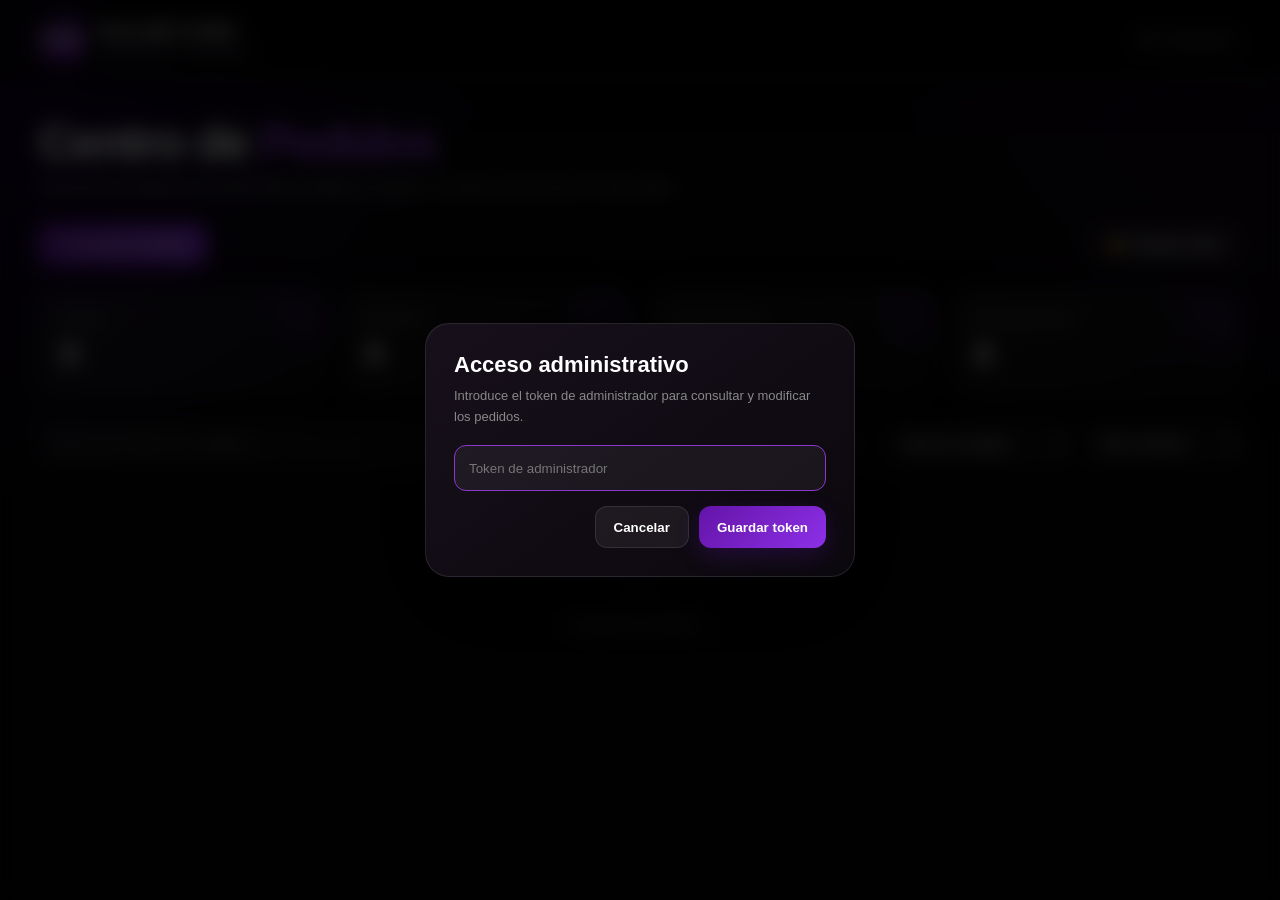
<file: pedidos_nuevo.html>
<!DOCTYPE html>
<html lang="es">

<head>

<meta charset="UTF-8">

<meta
    name="viewport"
    content="width=device-width, initial-scale=1.0">

<title>GOLBEYONE | Centro de Pedidos</title>

<style>

/* =========================================================
   RESET
========================================================= */

*{
    box-sizing:border-box;
    margin:0;
    padding:0;
}

html{
    scroll-behavior:smooth;
}

body{
    font-family:
        Arial,
        Helvetica,
        sans-serif;

    background:
        radial-gradient(
            circle at top left,
            rgba(100,0,255,.16),
            transparent 35%
        ),
        radial-gradient(
            circle at top right,
            rgba(170,0,255,.10),
            transparent 30%
        ),
        #050505;

    color:#fff;
    min-height:100vh;
}

/* =========================================================
   SCROLLBAR
========================================================= */

::-webkit-scrollbar{
    width:9px;
}

::-webkit-scrollbar-track{
    background:#050505;
}

::-webkit-scrollbar-thumb{
    background:#4d168d;
    border-radius:20px;
}

::-webkit-scrollbar-thumb:hover{
    background:#7627d1;
}

/* =========================================================
   HEADER
========================================================= */

header{
    position:sticky;
    top:0;
    z-index:1000;

    background:
        rgba(5,5,5,.88);

    backdrop-filter:blur(18px);

    border-bottom:
        1px solid rgba(255,255,255,.08);

    box-shadow:
        0 10px 40px rgba(0,0,0,.35);
}

.header-inner{
    width:min(1250px,94%);
    margin:auto;

    min-height:78px;

    display:flex;
    align-items:center;
    justify-content:space-between;

    gap:20px;
}

.logo{
    display:flex;
    align-items:center;
    gap:14px;
}

.logo-mark{
    width:46px;
    height:46px;

    border-radius:14px;

    display:flex;
    align-items:center;
    justify-content:center;

    font-size:18px;
    font-weight:900;

    background:
        linear-gradient(
            135deg,
            #160025,
            #741bd1
        );

    border:
        1px solid rgba(255,255,255,.12);

    box-shadow:
        0 0 30px rgba(120,30,220,.25);
}

.logo-text strong{
    display:block;
    font-size:19px;
    letter-spacing:2px;
}

.logo-text span{
    display:block;
    margin-top:3px;

    color:#9c7ab8;
    font-size:11px;
    letter-spacing:2px;
}

.connection{
    display:flex;
    align-items:center;
    gap:10px;

    font-size:13px;
    color:#aaa;
}

.connection-dot{
    width:10px;
    height:10px;

    border-radius:50%;

    background:#777;

    box-shadow:
        0 0 0 rgba(0,0,0,0);
}

.connection.online .connection-dot{
    background:#52e48b;

    box-shadow:
        0 0 15px rgba(82,228,139,.8);
}

.connection.error .connection-dot{
    background:#ff4f6d;

    box-shadow:
        0 0 15px rgba(255,79,109,.7);
}

/* =========================================================
   MAIN
========================================================= */

main{
    width:min(1250px,94%);
    margin:0 auto;

    padding:
        40px 0 80px;
}

.page-title{
    margin-bottom:28px;
}

.page-title h1{
    font-size:
        clamp(30px,5vw,48px);

    line-height:1;

    letter-spacing:-1.5px;

    margin-bottom:12px;
}

.page-title h1 span{
    color:#9c45ee;
}

.page-title p{
    color:#9d9d9d;
    font-size:14px;
    max-width:680px;
}

/* =========================================================
   TOP ACTIONS
========================================================= */

.top-actions{
    display:flex;
    align-items:center;
    justify-content:space-between;

    gap:15px;

    flex-wrap:wrap;

    margin-bottom:25px;
}

.btn{
    border:none;
    outline:none;

    cursor:pointer;

    min-height:42px;

    padding:
        0 18px;

    border-radius:12px;

    color:white;

    font-weight:700;

    transition:
        .2s ease;

    display:inline-flex;
    align-items:center;
    justify-content:center;
    gap:8px;
}

.btn:hover{
    transform:translateY(-1px);
}

.btn-primary{
    background:
        linear-gradient(
            135deg,
            #6414a8,
            #8d30e8
        );

    box-shadow:
        0 8px 25px rgba(120,30,220,.20);
}

.btn-secondary{
    background:
        rgba(255,255,255,.06);

    border:
        1px solid rgba(255,255,255,.10);
}

.btn-danger{
    background:
        rgba(255,60,90,.12);

    border:
        1px solid rgba(255,60,90,.25);

    color:#ff8a9c;
}

.btn-danger:hover{
    background:
        rgba(255,60,90,.20);
}

.btn-small{
    min-height:36px;
    padding:
        0 13px;

    font-size:12px;
}

/* =========================================================
   STATS
========================================================= */

.stats{
    display:grid;

    grid-template-columns:
        repeat(4,1fr);

    gap:15px;

    margin-bottom:25px;
}

.stat{
    position:relative;

    overflow:hidden;

    padding:22px;

    border-radius:20px;

    background:
        linear-gradient(
            145deg,
            rgba(255,255,255,.065),
            rgba(255,255,255,.025)
        );

    border:
        1px solid rgba(255,255,255,.08);

    box-shadow:
        0 15px 50px rgba(0,0,0,.20);
}

.stat::before{
    content:"";

    position:absolute;

    width:100px;
    height:100px;

    right:-40px;
    top:-40px;

    border-radius:50%;

    background:
        rgba(123,37,206,.13);

    filter:blur(5px);
}

.stat-label{
    color:#999;
    font-size:12px;

    text-transform:uppercase;

    letter-spacing:1.5px;

    margin-bottom:10px;
}

.stat-number{
    font-size:31px;
    font-weight:900;

    position:relative;
}

/* =========================================================
   FILTERS
========================================================= */

.filters{
    display:grid;

    grid-template-columns:
        minmax(220px,1fr)
        190px
        160px;

    gap:12px;

    margin-bottom:25px;
}

.field{
    position:relative;
}

.field input,
.field select{
    width:100%;

    height:46px;

    padding:
        0 14px;

    border-radius:13px;

    background:
        rgba(255,255,255,.045);

    border:
        1px solid rgba(255,255,255,.10);

    color:white;

    outline:none;

    font-size:14px;
}

.field input::placeholder{
    color:#777;
}

.field input:focus,
.field select:focus{
    border-color:
        rgba(153,58,230,.65);

    box-shadow:
        0 0 0 3px
        rgba(123,35,200,.10);
}

.field select option{
    background:#171017;
    color:white;
}

/* =========================================================
   ORDERS CONTAINER
========================================================= */

.orders{
    display:flex;
    flex-direction:column;
    gap:16px;
}

/* =========================================================
   ORDER CARD
========================================================= */

.order-card{
    position:relative;

    overflow:hidden;

    border-radius:22px;

    background:
        linear-gradient(
            145deg,
            rgba(255,255,255,.065),
            rgba(255,255,255,.025)
        );

    border:
        1px solid rgba(255,255,255,.09);

    box-shadow:
        0 18px 55px rgba(0,0,0,.24);
}

.order-card::before{
    content:"";

    position:absolute;

    left:0;
    top:0;
    bottom:0;

    width:3px;

    background:
        linear-gradient(
            180deg,
            #8d35d9,
            #3b1260
        );
}

.order-head{
    padding:20px 22px;

    display:flex;
    align-items:flex-start;
    justify-content:space-between;

    gap:20px;

    border-bottom:
        1px solid rgba(255,255,255,.07);
}

.order-main{
    min-width:0;
}

.order-id{
    color:#b66df1;

    font-size:12px;

    font-weight:800;

    letter-spacing:1.4px;

    margin-bottom:7px;
}

.order-client{
    font-size:20px;
    font-weight:800;

    margin-bottom:5px;

    word-break:break-word;
}

.order-date{
    color:#888;
    font-size:12px;
}

.status-badge{
    flex-shrink:0;

    padding:
        8px 12px;

    border-radius:30px;

    font-size:11px;

    font-weight:800;

    text-transform:uppercase;

    letter-spacing:.6px;

    background:
        rgba(151,68,224,.12);

    color:#c58cf2;

    border:
        1px solid rgba(151,68,224,.25);
}

/* =========================================================
   ORDER BODY
========================================================= */

.order-body{
    padding:22px;
}

.order-grid{
    display:grid;

    grid-template-columns:
        1.3fr
        .8fr
        .8fr;

    gap:22px;
}

.info-title{
    color:#777;

    font-size:10px;

    font-weight:800;

    text-transform:uppercase;

    letter-spacing:1.4px;

    margin-bottom:8px;
}

.info-value{
    color:#e7e7e7;

    font-size:14px;

    line-height:1.6;

    word-break:break-word;
}

.products{
    display:flex;
    flex-direction:column;

    gap:8px;
}

.product-line{
    display:flex;
    justify-content:space-between;
    gap:15px;

    padding:
        9px 11px;

    border-radius:10px;

    background:
        rgba(255,255,255,.035);
}

.product-name{
    color:#ddd;
    font-size:13px;
}

.product-qty{
    color:#999;
    font-size:12px;
}

.product-price{
    color:#c987f5;
    font-weight:700;
    font-size:13px;
}

/* =========================================================
   TOTAL
========================================================= */

.total-box{
    margin-top:16px;

    display:flex;
    align-items:center;
    justify-content:space-between;

    padding:
        14px 16px;

    border-radius:13px;

    background:
        rgba(125,40,200,.08);

    border:
        1px solid rgba(125,40,200,.15);
}

.total-box span:first-child{
    color:#aaa;
    font-size:13px;
}

.total{
    font-size:21px;
    font-weight:900;
    color:#d397ff;
}

/* =========================================================
   PAYMENT
========================================================= */

.payment-box{
    padding:
        13px 14px;

    border-radius:13px;

    background:
        rgba(255,255,255,.035);

    border:
        1px solid rgba(255,255,255,.06);
}

.payment-status{
    display:inline-block;

    margin-bottom:7px;

    padding:
        5px 9px;

    border-radius:20px;

    font-size:10px;

    font-weight:800;

    text-transform:uppercase;

    letter-spacing:.6px;
}

.payment-paid{
    background:
        rgba(52,211,113,.10);

    color:#65e798;

    border:
        1px solid rgba(52,211,113,.18);
}

.payment-pending{
    background:
        rgba(255,191,71,.10);

    color:#ffc967;

    border:
        1px solid rgba(255,191,71,.18);
}

.payment-method{
    color:#ddd;
    font-size:13px;
}

.payment-ref{
    margin-top:5px;

    color:#888;
    font-size:11px;
}

/* =========================================================
   PROGRESS
========================================================= */

.progress-wrap{
    margin-top:22px;
}

.progress-title{
    display:flex;
    justify-content:space-between;

    color:#777;

    font-size:10px;

    font-weight:800;

    text-transform:uppercase;

    letter-spacing:1.3px;

    margin-bottom:13px;
}

.progress{
    display:grid;

    grid-template-columns:
        repeat(5,1fr);

    gap:5px;
}

.progress-step{
    text-align:center;
}

.progress-line{
    height:5px;

    border-radius:20px;

    background:
        rgba(255,255,255,.08);

    margin-bottom:7px;
}

.progress-step.active .progress-line{
    background:
        linear-gradient(
            90deg,
            #6820a5,
            #a145ef
        );

    box-shadow:
        0 0 12px rgba(145,45,230,.25);
}

.progress-step span{
    color:#666;

    font-size:9px;

    font-weight:700;
}

.progress-step.active span{
    color:#c98cf4;
}

/* =========================================================
   ACTIONS
========================================================= */

.order-actions{
    margin-top:20px;

    padding-top:18px;

    border-top:
        1px solid rgba(255,255,255,.06);

    display:flex;

    justify-content:flex-end;

    align-items:center;

    gap:10px;

    flex-wrap:wrap;
}

.status-select{
    height:38px;

    padding:
        0 12px;

    border-radius:10px;

    background:
        #171117;

    color:white;

    border:
        1px solid rgba(255,255,255,.10);

    outline:none;

    font-size:12px;
}

/* =========================================================
   EMPTY STATE
========================================================= */

.empty{
    padding:
        70px 25px;

    text-align:center;

    border-radius:22px;

    border:
        1px dashed rgba(255,255,255,.12);

    background:
        rgba(255,255,255,.025);
}

.empty-icon{
    width:65px;
    height:65px;

    margin:
        0 auto 18px;

    border-radius:20px;

    display:flex;
    align-items:center;
    justify-content:center;

    font-size:28px;

    background:
        rgba(125,40,200,.10);

    border:
        1px solid rgba(125,40,200,.15);
}

.empty h2{
    font-size:20px;
    margin-bottom:8px;
}

.empty p{
    color:#777;
    font-size:13px;
}

/* =========================================================
   LOADING
========================================================= */

.loading{
    padding:70px 20px;

    text-align:center;

    color:#777;
}

.spinner{
    width:38px;
    height:38px;

    margin:
        0 auto 15px;

    border-radius:50%;

    border:
        3px solid rgba(255,255,255,.08);

    border-top-color:#963be0;

    animation:
        spin .8s linear infinite;
}

@keyframes spin{
    to{
        transform:rotate(360deg);
    }
}

/* =========================================================
   TOAST
========================================================= */

.toast{
    position:fixed;

    right:22px;
    bottom:22px;

    z-index:9999;

    width:min(360px,calc(100% - 40px));

    padding:
        15px 17px;

    border-radius:15px;

    background:
        rgba(22,14,25,.96);

    backdrop-filter:blur(15px);

    border:
        1px solid rgba(255,255,255,.10);

    box-shadow:
        0 20px 60px rgba(0,0,0,.45);

    transform:
        translateY(30px);

    opacity:0;

    pointer-events:none;

    transition:
        .25s ease;
}

.toast.show{
    transform:
        translateY(0);

    opacity:1;
}

.toast.success{
    border-color:
        rgba(65,220,130,.25);
}

.toast.error{
    border-color:
        rgba(255,70,90,.30);
}

.toast-title{
    font-weight:800;
    font-size:13px;

    margin-bottom:4px;
}

.toast-message{
    color:#aaa;
    font-size:12px;
    line-height:1.5;
}

/* =========================================================
   MODAL TOKEN
========================================================= */

.modal{
    position:fixed;

    inset:0;

    z-index:10000;

    display:flex;

    align-items:center;
    justify-content:center;

    padding:20px;

    background:
        rgba(0,0,0,.78);

    backdrop-filter:
        blur(10px);
}

.modal.hidden{
    display:none;
}

.modal-card{
    width:min(430px,100%);

    padding:28px;

    border-radius:24px;

    background:
        linear-gradient(
            145deg,
            #17101b,
            #0b080d
        );

    border:
        1px solid rgba(255,255,255,.10);

    box-shadow:
        0 30px 100px rgba(0,0,0,.60);
}

.modal-card h2{
    font-size:22px;
    margin-bottom:8px;
}

.modal-card p{
    color:#888;
    font-size:13px;
    line-height:1.6;

    margin-bottom:18px;
}

.token-input{
    width:100%;

    height:46px;

    padding:
        0 14px;

    border-radius:12px;

    background:
        rgba(255,255,255,.05);

    border:
        1px solid rgba(255,255,255,.10);

    color:white;

    outline:none;
}

.token-input:focus{
    border-color:#8c37d1;
}

.modal-actions{
    margin-top:15px;

    display:flex;
    justify-content:flex-end;

    gap:10px;
}

/* =========================================================
   RESPONSIVE
========================================================= */

@media(max-width:900px){

    .stats{
        grid-template-columns:
            repeat(2,1fr);
    }

    .order-grid{
        grid-template-columns:
            1fr 1fr;
    }

}

@media(max-width:700px){

    .header-inner{
        min-height:70px;
    }

    .connection{
        font-size:11px;
    }

    .logo-mark{
        width:40px;
        height:40px;
    }

    .logo-text strong{
        font-size:15px;
    }

    .logo-text span{
        font-size:9px;
    }

    .filters{
        grid-template-columns:1fr;
    }

    .order-head{
        flex-direction:column;
    }

    .status-badge{
        align-self:flex-start;
    }

    .order-grid{
        grid-template-columns:1fr;
    }

    .order-actions{
        justify-content:stretch;
    }

    .status-select,
    .order-actions .btn{
        flex:1;
    }

}

@media(max-width:480px){

    main{
        width:92%;
        padding-top:28px;
    }

    .stats{
        grid-template-columns:1fr 1fr;
    }

    .stat{
        padding:17px;
    }

    .stat-number{
        font-size:25px;
    }

    .order-head,
    .order-body{
        padding:17px;
    }

    .progress-step span{
        font-size:7px;
    }

    .order-actions{
        flex-direction:column;
    }

    .status-select,
    .order-actions .btn{
        width:100%;
        flex:none;
    }

}

/* =========================================================
   HIDDEN
========================================================= */

.hidden{
    display:none !important;
}

</style>

</head>

<body>

<!-- =======================================================
     HEADER
======================================================= -->

<header>

    <div class="header-inner">

        <div class="logo">

            <div class="logo-mark">
                GBO
            </div>

            <div class="logo-text">

                <strong>
                    GOLBEYONE
                </strong>

                <span>
                    CENTRO DE PEDIDOS
                </span>

            </div>

        </div>

        <div
            id="connectionStatus"
            class="connection">

            <span class="connection-dot"></span>

            <span id="connectionText">
                Conectando...
            </span>

        </div>

    </div>

</header>


<!-- =======================================================
     MAIN
======================================================= -->

<main>

    <section class="page-title">

        <h1>
            Centro de
            <span>Pedidos</span>
        </h1>

        <p>
            Administra los pedidos de GOLBEYONE,
            actualiza su estado y consulta la información
            de cada cliente.
        </p>

    </section>


    <!-- ===================================================
         ACTIONS
    ==================================================== -->

    <div class="top-actions">

        <div>

            <button
                class="btn btn-primary"
                id="btnActualizar">

                ↻ Actualizar pedidos

            </button>

        </div>

        <div>

            <button
                class="btn btn-secondary"
                id="btnCambiarToken">

                🔐 Cambiar token

            </button>

        </div>

    </div>


    <!-- ===================================================
         STATS
    ==================================================== -->

    <section class="stats">

        <div class="stat">

            <div class="stat-label">
                Total
            </div>

            <div
                class="stat-number"
                id="statTotal">
                0
            </div>

        </div>


        <div class="stat">

            <div class="stat-label">
                Nuevos
            </div>

            <div
                class="stat-number"
                id="statNuevos">
                0
            </div>

        </div>


        <div class="stat">

            <div class="stat-label">
                En proceso
            </div>

            <div
                class="stat-number"
                id="statProceso">
                0
            </div>

        </div>


        <div class="stat">

            <div class="stat-label">
                Entregados
            </div>

            <div
                class="stat-number"
                id="statEntregados">
                0
            </div>

        </div>

    </section>


    <!-- ===================================================
         FILTERS
    ==================================================== -->

    <section class="filters">

        <div class="field">

            <input
                type="text"
                id="buscar"
                placeholder="Buscar por cliente, ID o teléfono...">

        </div>


        <div class="field">

            <select id="filtroEstado">

                <option value="todos">
                    Todos los estados
                </option>

                <option value="Nuevo">
                    Nuevo
                </option>

                <option value="Confirmado">
                    Confirmado
                </option>

                <option value="Preparando">
                    Preparando
                </option>

                <option value="Enviado">
                    Enviado
                </option>

                <option value="Entregado">
                    Entregado
                </option>

            </select>

        </div>


        <div class="field">

            <select id="ordenar">

                <option value="reciente">
                    Más recientes
                </option>

                <option value="antiguo">
                    Más antiguos
                </option>

                <option value="mayor">
                    Mayor total
                </option>

                <option value="menor">
                    Menor total
                </option>

            </select>

        </div>

    </section>


    <!-- ===================================================
         ORDERS
    ==================================================== -->

    <section
        id="orders"
        class="orders">

        <div class="loading">

            <div class="spinner"></div>

            Cargando pedidos...

        </div>

    </section>

</main>


<!-- =======================================================
     TOKEN MODAL
======================================================= -->

<div
    id="tokenModal"
    class="modal hidden">

    <div class="modal-card">

        <h2>
            Acceso administrativo
        </h2>

        <p>
            Introduce el token de administrador para
            consultar y modificar los pedidos.
        </p>

        <input
            id="tokenInput"
            class="token-input"
            type="password"
            autocomplete="off"
            placeholder="Token de administrador">

        <div class="modal-actions">

            <button
                id="btnCancelarToken"
                class="btn btn-secondary">

                Cancelar

            </button>

            <button
                id="btnGuardarToken"
                class="btn btn-primary">

                Guardar token

            </button>

        </div>

    </div>

</div>


<!-- =======================================================
     TOAST
======================================================= -->

<div
    id="toast"
    class="toast">

    <div
        id="toastTitle"
        class="toast-title">
        Aviso
    </div>

    <div
        id="toastMessage"
        class="toast-message">
    </div>

</div>


<script>

/* =========================================================
   CONFIGURACIÓN
========================================================= */

const API_BASE = "/api/pedidos";

const TOKEN_KEY = "gbo_admin_token_v2";

const REFRESH_TIME = 15000;

const ESTADOS = [
    "Nuevo",
    "Confirmado",
    "Preparando",
    "Enviado",
    "Entregado"
];


/* =========================================================
   ESTADO GLOBAL
========================================================= */

let pedidos = [];

let cargando = false;

let primerCarga = true;


/* =========================================================
   ELEMENTOS
========================================================= */

const ordersEl =
    document.getElementById("orders");

const buscarEl =
    document.getElementById("buscar");

const filtroEstadoEl =
    document.getElementById("filtroEstado");

const ordenarEl =
    document.getElementById("ordenar");

const statTotalEl =
    document.getElementById("statTotal");

const statNuevosEl =
    document.getElementById("statNuevos");

const statProcesoEl =
    document.getElementById("statProceso");

const statEntregadosEl =
    document.getElementById("statEntregados");

const connectionStatusEl =
    document.getElementById("connectionStatus");

const connectionTextEl =
    document.getElementById("connectionText");

const tokenModalEl =
    document.getElementById("tokenModal");

const tokenInputEl =
    document.getElementById("tokenInput");

const toastEl =
    document.getElementById("toast");

const toastTitleEl =
    document.getElementById("toastTitle");

const toastMessageEl =
    document.getElementById("toastMessage");


/* =========================================================
   TOAST
========================================================= */

let toastTimer = null;

function mostrarToast(
    titulo,
    mensaje,
    tipo = "success"
){

    toastTitleEl.textContent =
        titulo;

    toastMessageEl.textContent =
        mensaje;

    toastEl.className =
        "toast show " + tipo;

    clearTimeout(toastTimer);

    toastTimer = setTimeout(() => {

        toastEl.className =
            "toast";

    }, 3500);

}


/* =========================================================
   CONEXIÓN
========================================================= */

function marcarConexionOnline(){

    connectionStatusEl.classList.remove(
        "error"
    );

    connectionStatusEl.classList.add(
        "online"
    );

    connectionTextEl.textContent =
        "Servidor conectado";

}


function marcarConexionError(){

    connectionStatusEl.classList.remove(
        "online"
    );

    connectionStatusEl.classList.add(
        "error"
    );

    connectionTextEl.textContent =
        "Error de conexión";

}


/* =========================================================
   TOKEN
========================================================= */

function obtenerTokenGuardado(){

    try{

        return localStorage.getItem(
            TOKEN_KEY
        ) || "";

    }catch(error){

        console.error(
            "Error leyendo token:",
            error
        );

        return "";

    }

}


function obtenerTokenAdmin(){

    const token =
        obtenerTokenGuardado();

    if(token){

        return token;

    }

    abrirModalToken();

    return "";

}


function headersAdmin(){

    const token =
        obtenerTokenAdmin();

    return {

        "Content-Type":
            "application/json",

        "X-Admin-Token":
            token

    };

}


/* =========================================================
   MODAL TOKEN
========================================================= */

function abrirModalToken(){

    tokenModalEl.classList.remove(
        "hidden"
    );

    tokenInputEl.value =
        obtenerTokenGuardado();

    setTimeout(() => {

        tokenInputEl.focus();

    }, 100);

}


function cerrarModalToken(){

    tokenModalEl.classList.add(
        "hidden"
    );

}


function guardarToken(){

    const token =
        tokenInputEl.value.trim();

    if(!token){

        mostrarToast(
            "Token vacío",
            "Introduce un token válido.",
            "error"
        );

        return;

    }

    try{

        localStorage.setItem(
            TOKEN_KEY,
            token
        );

    }catch(error){

        console.error(
            "No se pudo guardar el token:",
            error
        );

    }

    cerrarModalToken();

    cargarPedidos(true);

}


/* =========================================================
   NORMALIZAR PEDIDO
========================================================= */

function normalizarPedido(item){

    if(!item || typeof item !== "object"){

        return null;

    }

    const pagoOriginal =
        item.pago &&
        typeof item.pago === "object"
            ? item.pago
            : {};

    const productos =
        Array.isArray(item.productos)
            ? item.productos
            : [];

    const estado =
        item.estado ||
        "Nuevo";

    const pagoEstado =
        pagoOriginal.estado ||
        item.estadoPago ||
        "Pendiente";

    const pagoMetodo =
        pagoOriginal.metodo ||
        item.metodoPago ||
        "No especificado";

    const pagoReferencia =
        pagoOriginal.referencia ||
        item.referenciaPago ||
        "";

    let total =
        Number(item.total);

    if(!Number.isFinite(total)){

        total = productos.reduce(
            (suma, producto) => {

                const precio =
                    Number(
                        producto.precio
                    ) || 0;

                const cantidad =
                    Number(
                        producto.cantidad
                    ) || 1;

                return suma +
                    precio * cantidad;

            },
            0
        );

    }

    return {

        id:
            String(
                item.id ||
                "SIN-ID"
            ),

        cliente:
            item.cliente ||
            item.nombre ||
            "Cliente sin nombre",

        fecha:
            item.fecha ||
            item.creado_en ||
            "",

        direccion:
            item.direccion ||
            "No especificada",

        ciudad:
            item.ciudad ||
            "",

        telefono:
            item.telefono ||
            "",

        instrucciones:
            item.instrucciones ||
            item.indicaciones ||
            "",

        productos,

        total,

        estado,

        pago:{

            estado:
                pagoEstado,

            metodo:
                pagoMetodo,

            referencia:
                pagoReferencia

        }

    };

}


/* =========================================================
   FORMATEAR MONEDA
========================================================= */

function formatearPrecio(valor){

    const numero =
        Number(valor) || 0;

    return numero.toLocaleString(
        "es-DO",
        {
            style:"currency",
            currency:"DOP",
            maximumFractionDigits:0
        }
    );

}


/* =========================================================
   FORMATEAR FECHA
========================================================= */

function formatearFecha(valor){

    if(!valor){

        return "Fecha no disponible";

    }

    try{

        const fecha =
            new Date(valor);

        if(Number.isNaN(
            fecha.getTime()
        )){

            return String(valor);

        }

        return fecha.toLocaleString(
            "es-DO",
            {
                dateStyle:"medium",
                timeStyle:"short"
            }
        );

    }catch(error){

        return String(valor);

    }

}


/* =========================================================
   ESCAPAR HTML
========================================================= */

function escapeHTML(valor){

    return String(valor ?? "")
        .replace(
            /&/g,
            "&amp;"
        )
        .replace(
            /</g,
            "&lt;"
        )
        .replace(
            />/g,
            "&gt;"
        )
        .replace(
            /"/g,
            "&quot;"
        )
        .replace(
            /'/g,
            "&#039;"
        );

}


/* =========================================================
   CARGAR PEDIDOS
========================================================= */

async function cargarPedidos(
    pedirTokenSiFalta = true
){

    if(cargando){

        return;

    }

    const token =
        obtenerTokenGuardado();

    if(
        pedirTokenSiFalta &&
        !token
    ){

        abrirModalToken();

        return;

    }

    if(
        !pedirTokenSiFalta &&
        !token
    ){

        /*
         * IMPORTANTE:
         *
         * Durante el auto-refresh NO abrimos
         * ningún prompt/modal.
         *
         * Así evitamos el problema anterior
         * de pedir contraseña cada pocos segundos.
         */

        return;

    }

    cargando = true;

    if(primerCarga){

        ordersEl.innerHTML = `

            <div class="loading">

                <div class="spinner"></div>

                Cargando pedidos...

            </div>

        `;

    }

    try{

        const respuesta =
            await fetch(
                `${API_BASE}?t=${Date.now()}`,
                {
                    method:"GET",

                    headers:{
                        "Content-Type":
                            "application/json",

                        "X-Admin-Token":
                            token
                    },

                    cache:"no-store"
                }
            );


        if(
            respuesta.status === 401 ||
            respuesta.status === 403
        ){

            /*
             * Solo eliminamos el token si el
             * servidor realmente lo rechaza.
             */

            try{

                localStorage.removeItem(
                    TOKEN_KEY
                );

            }catch(error){}

            marcarConexionError();

            if(primerCarga){

                ordersEl.innerHTML = `

                    <div class="empty">

                        <div class="empty-icon">
                            🔐
                        </div>

                        <h2>
                            Token no autorizado
                        </h2>

                        <p>
                            El token guardado ya no es válido.
                            Introduce uno nuevo.
                        </p>

                        <br>

                        <button
                            class="btn btn-primary"
                            onclick="abrirModalToken()">

                            Introducir token

                        </button>

                    </div>

                `;

            }

            primerCarga = false;

            return;

        }


        if(!respuesta.ok){

            const texto =
                await respuesta.text();

            throw new Error(
                `HTTP ${respuesta.status}: ${texto}`
            );

        }


        const data =
            await respuesta.json();


        if(!Array.isArray(data)){

            throw new Error(
                "La API no devolvió un arreglo de pedidos."
            );

        }


        pedidos =
            data
                .map(normalizarPedido)
                .filter(Boolean);


        marcarConexionOnline();

        renderizar();

        actualizarEstadisticas();

        primerCarga = false;


    }catch(error){

        console.error(
            "Error cargando pedidos:",
            error
        );

        marcarConexionError();

        /*
         * IMPORTANTE:
         *
         * Si falla un refresh automático,
         * NO borramos los pedidos que ya
         * estaban visibles.
         */

        if(primerCarga){

            ordersEl.innerHTML = `

                <div class="empty">

                    <div class="empty-icon">
                        ⚠️
                    </div>

                    <h2>
                        No se pudieron cargar
                        los pedidos
                    </h2>

                    <p>
                        Revisa que el servidor esté
                        funcionando y vuelve a intentar.
                    </p>

                    <br>

                    <button
                        class="btn btn-primary"
                        onclick="cargarPedidos(true)">

                        Reintentar

                    </button>

                </div>

            `;

            primerCarga = false;

        }

    }finally{

        cargando = false;

    }

}


/* =========================================================
   ESTADÍSTICAS
========================================================= */

function actualizarEstadisticas(){

    const total =
        pedidos.length;

    const nuevos =
        pedidos.filter(
            pedido =>
                pedido.estado === "Nuevo"
        ).length;

    const proceso =
        pedidos.filter(
            pedido =>
                [
                    "Confirmado",
                    "Preparando",
                    "Enviado"
                ].includes(
                    pedido.estado
                )
        ).length;

    const entregados =
        pedidos.filter(
            pedido =>
                pedido.estado === "Entregado"
        ).length;


    statTotalEl.textContent =
        total;

    statNuevosEl.textContent =
        nuevos;

    statProcesoEl.textContent =
        proceso;

    statEntregadosEl.textContent =
        entregados;

}


/* =========================================================
   FILTRAR / ORDENAR
========================================================= */

function obtenerPedidosFiltrados(){

    const texto =
        buscarEl.value
            .trim()
            .toLowerCase();

    const estadoFiltro =
        filtroEstadoEl.value;

    const orden =
        ordenarEl.value;


    let resultado =
        pedidos.filter(
            pedido => {

                const coincideTexto =
                    !texto ||
                    String(
                        pedido.id
                    )
                    .toLowerCase()
                    .includes(texto) ||

                    String(
                        pedido.cliente
                    )
                    .toLowerCase()
                    .includes(texto) ||

                    String(
                        pedido.telefono
                    )
                    .toLowerCase()
                    .includes(texto);


                const coincideEstado =
                    estadoFiltro === "todos" ||
                    pedido.estado ===
                        estadoFiltro;


                return (
                    coincideTexto &&
                    coincideEstado
                );

            }
        );


    resultado.sort(
        (a,b) => {

            if(
                orden === "mayor"
            ){

                return b.total - a.total;

            }

            if(
                orden === "menor"
            ){

                return a.total - b.total;

            }


            const fechaA =
                new Date(
                    a.fecha
                ).getTime() || 0;

            const fechaB =
                new Date(
                    b.fecha
                ).getTime() || 0;


            if(
                orden === "antiguo"
            ){

                return fechaA - fechaB;

            }

            return fechaB - fechaA;

        }
    );


    return resultado;

}


/* =========================================================
   RENDER
========================================================= */

function renderizar(){

    const lista =
        obtenerPedidosFiltrados();


    if(!lista.length){

        ordersEl.innerHTML = `

            <div class="empty">

                <div class="empty-icon">
                    📦
                </div>

                <h2>
                    No hay pedidos
                </h2>

                <p>
                    No encontramos pedidos que
                    coincidan con la búsqueda actual.
                </p>

            </div>

        `;

        return;

    }


    ordersEl.innerHTML =
        lista
            .map(
                crearPedidoHTML
            )
            .join("");

}


/* =========================================================
   CREAR HTML PEDIDO
========================================================= */

function crearPedidoHTML(
    pedido
){

    const indiceEstado =
        ESTADOS.indexOf(
            pedido.estado
        );


    const productosHTML =
        pedido.productos.length

            ? pedido.productos
                .map(
                    producto => {

                        const nombre =
                            escapeHTML(
                                producto.nombre ||
                                producto.producto ||
                                "Producto"
                            );

                        const cantidad =
                            Number(
                                producto.cantidad
                            ) || 1;

                        const precio =
                            Number(
                                producto.precio
                            ) || 0;

                        return `

                            <div
                                class="product-line">

                                <div>

                                    <div
                                        class="product-name">

                                        ${nombre}

                                    </div>

                                    <div
                                        class="product-qty">

                                        Cantidad:
                                        ${cantidad}

                                    </div>

                                </div>

                                <div
                                    class="product-price">

                                    ${formatearPrecio(
                                        precio *
                                        cantidad
                                    )}

                                </div>

                            </div>

                        `;

                    }
                )
                .join("")

            : `

                <div
                    class="info-value">

                    No hay productos registrados.

                </div>

            `;


    const pagoEstado =
        String(
            pedido.pago.estado ||
            "Pendiente"
        );


    const pagoPagado =
        pagoEstado
            .toLowerCase()
            .includes(
                "pag"
            );


    const pagoClass =
        pagoPagado
            ? "payment-paid"
            : "payment-pending";


    const direccionCompleta =
        [
            pedido.direccion,
            pedido.ciudad
        ]
            .filter(Boolean)
            .join(", ");


    const instrucciones =
        pedido.instrucciones
            ? escapeHTML(
                pedido.instrucciones
            )
            : "Sin instrucciones";


    const telefono =
        pedido.telefono
            ? escapeHTML(
                pedido.telefono
            )
            : "No especificado";


    const estadoOptions =
        ESTADOS
            .map(
                estado => `

                    <option
                        value="${escapeHTML(
                            estado
                        )}"
                        ${
                            estado ===
                            pedido.estado
                                ? "selected"
                                : ""
                        }>

                        ${escapeHTML(
                            estado
                        )}

                    </option>

                `
            )
            .join("");


    const progressHTML =
        ESTADOS
            .map(
                (estado,index) => `

                    <div
                        class="
                            progress-step
                            ${
                                index <= indiceEstado
                                    ? "active"
                                    : ""
                            }
                        ">

                        <div
                            class="progress-line">
                        </div>

                        <span>
                            ${escapeHTML(
                                estado
                            )}
                        </span>

                    </div>

                `
            )
            .join("");


    return `

        <article
            class="order-card"
            data-id="${escapeHTML(
                pedido.id
            )}">


            <!-- =========================================
                 HEADER PEDIDO
            ========================================== -->

            <div class="order-head">

                <div class="order-main">

                    <div class="order-id">

                        ${escapeHTML(
                            pedido.id
                        )}

                    </div>

                    <div class="order-client">

                        ${escapeHTML(
                            pedido.cliente
                        )}

                    </div>

                    <div class="order-date">

                        ${formatearFecha(
                            pedido.fecha
                        )}

                    </div>

                </div>


                <div class="status-badge">

                    ${escapeHTML(
                        pedido.estado
                    )}

                </div>

            </div>


            <!-- =========================================
                 BODY
            ========================================== -->

            <div class="order-body">

                <div class="order-grid">


                    <!-- PRODUCTOS -->

                    <div>

                        <div class="info-title">
                            Productos
                        </div>

                        <div class="products">

                            ${productosHTML}

                        </div>

                        <div class="total-box">

                            <span>
                                Total
                            </span>

                            <span class="total">

                                ${formatearPrecio(
                                    pedido.total
                                )}

                            </span>

                        </div>

                    </div>


                    <!-- CLIENTE -->

                    <div>

                        <div class="info-title">
                            Contacto
                        </div>

                        <div
                            class="info-value">

                            <strong>
                                Teléfono
                            </strong>

                            <br>

                            ${telefono}

                            <br><br>

                            <strong>
                                Dirección
                            </strong>

                            <br>

                            ${
                                escapeHTML(
                                    direccionCompleta ||
                                    "No especificada"
                                )
                            }

                            <br><br>

                            <strong>
                                Indicaciones
                            </strong>

                            <br>

                            ${instrucciones}

                        </div>

                    </div>


                    <!-- PAGO -->

                    <div>

                        <div class="info-title">
                            Pago
                        </div>

                        <div class="payment-box">

                            <span
                                class="
                                    payment-status
                                    ${paymentClassSafe(
                                        pagoClass
                                    )}
                                ">

                                ${escapeHTML(
                                    pagoEstado
                                )}

                            </span>

                            <div
                                class="payment-method">

                                ${escapeHTML(
                                    pedido.pago.metodo
                                )}

                            </div>

                            ${
                                pedido.pago.referencia
                                    ? `

                                        <div
                                            class="payment-ref">

                                            Ref:
                                            ${escapeHTML(
                                                pedido.pago.referencia
                                            )}

                                        </div>

                                    `
                                    : ""
                            }

                        </div>

                    </div>

                </div>


                <!-- =====================================
                     PROGRESO
                ====================================== -->

                <div class="progress-wrap">

                    <div class="progress-title">

                        <span>
                            Estado del pedido
                        </span>

                        <span>
                            ${escapeHTML(
                                pedido.estado
                            )}
                        </span>

                    </div>

                    <div class="progress">

                        ${progressHTML}

                    </div>

                </div>


                <!-- =====================================
                     ACTIONS
                ====================================== -->

                <div class="order-actions">

                    <select
                        class="status-select"
                        data-action="estado"
                        data-id="${escapeHTML(
                            pedido.id
                        )}">

                        ${estadoOptions}

                    </select>


                    <button
                        class="btn btn-primary btn-small"
                        data-action="guardar"
                        data-id="${escapeHTML(
                            pedido.id
                        )}">

                        ✓ Guardar estado

                    </button>


                    <button
                        class="btn btn-danger btn-small"
                        data-action="eliminar"
                        data-id="${escapeHTML(
                            pedido.id
                        )}">

                        🗑 Eliminar

                    </button>

                </div>

            </div>

        </article>

    `;

}


/*
 * Solo para evitar cualquier posibilidad de
 * inyectar clases inesperadas desde variables.
 */

function paymentClassSafe(
    clase
){

    return clase ===
        "payment-paid"

        ? "payment-paid"

        : "payment-pending";

}


/* =========================================================
   GUARDAR ESTADO
========================================================= */

async function guardarEstado(
    id,
    nuevoEstado
){

    if(!id){

        return;

    }


    const token =
        obtenerTokenGuardado();


    if(!token){

        abrirModalToken();

        return;

    }


    try{

        mostrarToast(
            "Guardando...",
            "Actualizando el estado del pedido."
        );


        /*
         * =================================================
         * CORRECCIÓN IMPORTANTE
         * =================================================
         *
         * ANTES:
         *
         * PATCH /api/pedidos/ID
         *
         * Eso producía:
         *
         * 404 Not Found
         *
         * Tu servidor realmente utiliza:
         *
         * PATCH /api/pedidos
         *
         * con:
         *
         * {
         *     id: "...",
         *     estado: "..."
         * }
         *
         * =================================================
         */


        const respuesta =
            await fetch(
                API_BASE,
                {
                    method:"PATCH",

                    headers:{
                        "Content-Type":
                            "application/json",

                        "X-Admin-Token":
                            token
                    },

                    body:
                        JSON.stringify({

                            id:id,

                            estado:
                                nuevoEstado

                        })
                }
            );


        if(
            respuesta.status === 401 ||
            respuesta.status === 403
        ){

            localStorage.removeItem(
                TOKEN_KEY
            );

            abrirModalToken();

            throw new Error(
                "Token no autorizado."
            );

        }


        if(!respuesta.ok){

            const texto =
                await respuesta.text();

            throw new Error(
                `HTTP ${respuesta.status}: ${texto}`
            );

        }


        const data =
            await respuesta.json();


        if(!data.ok){

            throw new Error(
                data.error ||
                "El servidor no confirmó el cambio."
            );

        }


        /*
         * Actualizamos primero la memoria local
         * para que la interfaz responda inmediatamente.
         */

        const pedido =
            pedidos.find(
                item =>
                    item.id === id
            );


        if(pedido){

            pedido.estado =
                nuevoEstado;

        }


        actualizarEstadisticas();

        renderizar();


        marcarConexionOnline();


        mostrarToast(
            "Estado actualizado",
            `${id} ahora está en "${nuevoEstado}".`
        );


    }catch(error){

        console.error(
            "Error guardando estado:",
            error
        );


        mostrarToast(
            "No se pudo actualizar",
            error.message ||
                "Ocurrió un error.",
            "error"
        );

    }

}


/* =========================================================
   ELIMINAR PEDIDO
========================================================= */

async function eliminarPedido(
    id
){

    if(!id){

        return;

    }


    const confirmar =
        window.confirm(
            `¿Seguro que quieres eliminar el pedido ${id}?`
        );


    if(!confirmar){

        return;

    }


    const token =
        obtenerTokenGuardado();


    if(!token){

        abrirModalToken();

        return;

    }


    try{

        mostrarToast(
            "Eliminando...",
            "El pedido se está eliminando."
        );


        /*
         * =================================================
         * CORRECCIÓN IMPORTANTE
         * =================================================
         *
         * ANTES:
         *
         * DELETE /api/pedidos/ID
         *
         * Tu servidor NO tiene esa ruta.
         *
         * La ruta correcta es:
         *
         * DELETE /api/pedidos
         *
         * enviando:
         *
         * {
         *     id: "..."
         * }
         *
         * =================================================
         */


        const respuesta =
            await fetch(
                API_BASE,
                {
                    method:"DELETE",

                    headers:{
                        "Content-Type":
                            "application/json",

                        "X-Admin-Token":
                            token
                    },

                    body:
                        JSON.stringify({

                            id:id

                        })
                }
            );


        if(
            respuesta.status === 401 ||
            respuesta.status === 403
        ){

            localStorage.removeItem(
                TOKEN_KEY
            );

            abrirModalToken();

            throw new Error(
                "Token no autorizado."
            );

        }


        if(!respuesta.ok){

            const texto =
                await respuesta.text();

            throw new Error(
                `HTTP ${respuesta.status}: ${texto}`
            );

        }


        const data =
            await respuesta.json();


        if(!data.ok){

            throw new Error(
                data.error ||
                "El servidor no confirmó la eliminación."
            );

        }


        /*
         * Quitamos el pedido de la memoria local
         * solamente después de que el servidor
         * confirme la eliminación.
         */

        pedidos =
            pedidos.filter(
                pedido =>
                    pedido.id !== id
            );


        actualizarEstadisticas();

        renderizar();


        marcarConexionOnline();


        mostrarToast(
            "Pedido eliminado",
            `${id} fue eliminado correctamente.`
        );


    }catch(error){

        console.error(
            "Error eliminando pedido:",
            error
        );


        mostrarToast(
            "No se pudo eliminar",
            error.message ||
                "Ocurrió un error.",
            "error"
        );

    }

}


/* =========================================================
   EVENTOS DE FILTROS
========================================================= */

buscarEl.addEventListener(
    "input",
    () => {

        renderizar();

    }
);


filtroEstadoEl.addEventListener(
    "change",
    () => {

        renderizar();

    }
);


ordenarEl.addEventListener(
    "change",
    () => {

        renderizar();

    }
);


/* =========================================================
   EVENT DELEGATION
========================================================= */

ordersEl.addEventListener(
    "click",
    event => {

        const boton =
            event.target.closest(
                "[data-action]"
            );


        if(!boton){

            return;

        }


        const action =
            boton.dataset.action;

        const id =
            boton.dataset.id;


        if(action === "guardar"){

            const card =
                boton.closest(
                    ".order-card"
                );


            if(!card){

                return;

            }


            const select =
                card.querySelector(
                    '[data-action="estado"]'
                );


            if(!select){

                return;

            }


            guardarEstado(
                id,
                select.value
            );

        }


        if(action === "eliminar"){

            eliminarPedido(
                id
            );

        }

    }
);


/* =========================================================
   ACTUALIZAR MANUALMENTE
========================================================= */

document
    .getElementById(
        "btnActualizar"
    )
    .addEventListener(
        "click",
        () => {

            cargarPedidos(true);

        }
    );


/* =========================================================
   CAMBIAR TOKEN
========================================================= */

document
    .getElementById(
        "btnCambiarToken"
    )
    .addEventListener(
        "click",
        () => {

            abrirModalToken();

        }
    );


document
    .getElementById(
        "btnCancelarToken"
    )
    .addEventListener(
        "click",
        () => {

            cerrarModalToken();

        }
    );


document
    .getElementById(
        "btnGuardarToken"
    )
    .addEventListener(
        "click",
        () => {

            guardarToken();

        }
    );


tokenInputEl.addEventListener(
    "keydown",
    event => {

        if(
            event.key === "Enter"
        ){

            guardarToken();

        }

        if(
            event.key === "Escape"
        ){

            cerrarModalToken();

        }

    }
);


/* =========================================================
   CERRAR MODAL AL TOCAR AFUERA
========================================================= */

tokenModalEl.addEventListener(
    "click",
    event => {

        if(
            event.target ===
            tokenModalEl
        ){

            cerrarModalToken();

        }

    }
);


/* =========================================================
   AUTO REFRESH
========================================================= */

setInterval(
    () => {

        /*
         * IMPORTANTE:
         *
         * false significa:
         *
         * "No abras modal si falta token."
         *
         * Así el panel puede actualizarse
         * silenciosamente.
         */

        cargarPedidos(false);

    },
    REFRESH_TIME
);


/* =========================================================
   INICIO
========================================================= */

console.log(
    "Panel nuevo iniciado."
);

console.log(
    "API:",
    API_BASE
);

console.log(
    "Token guardado:",
    Boolean(
        obtenerTokenGuardado()
    )
);


/*
 * Primera carga.
 */

cargarPedidos(true);

</script>

</body>

</html>
</file>
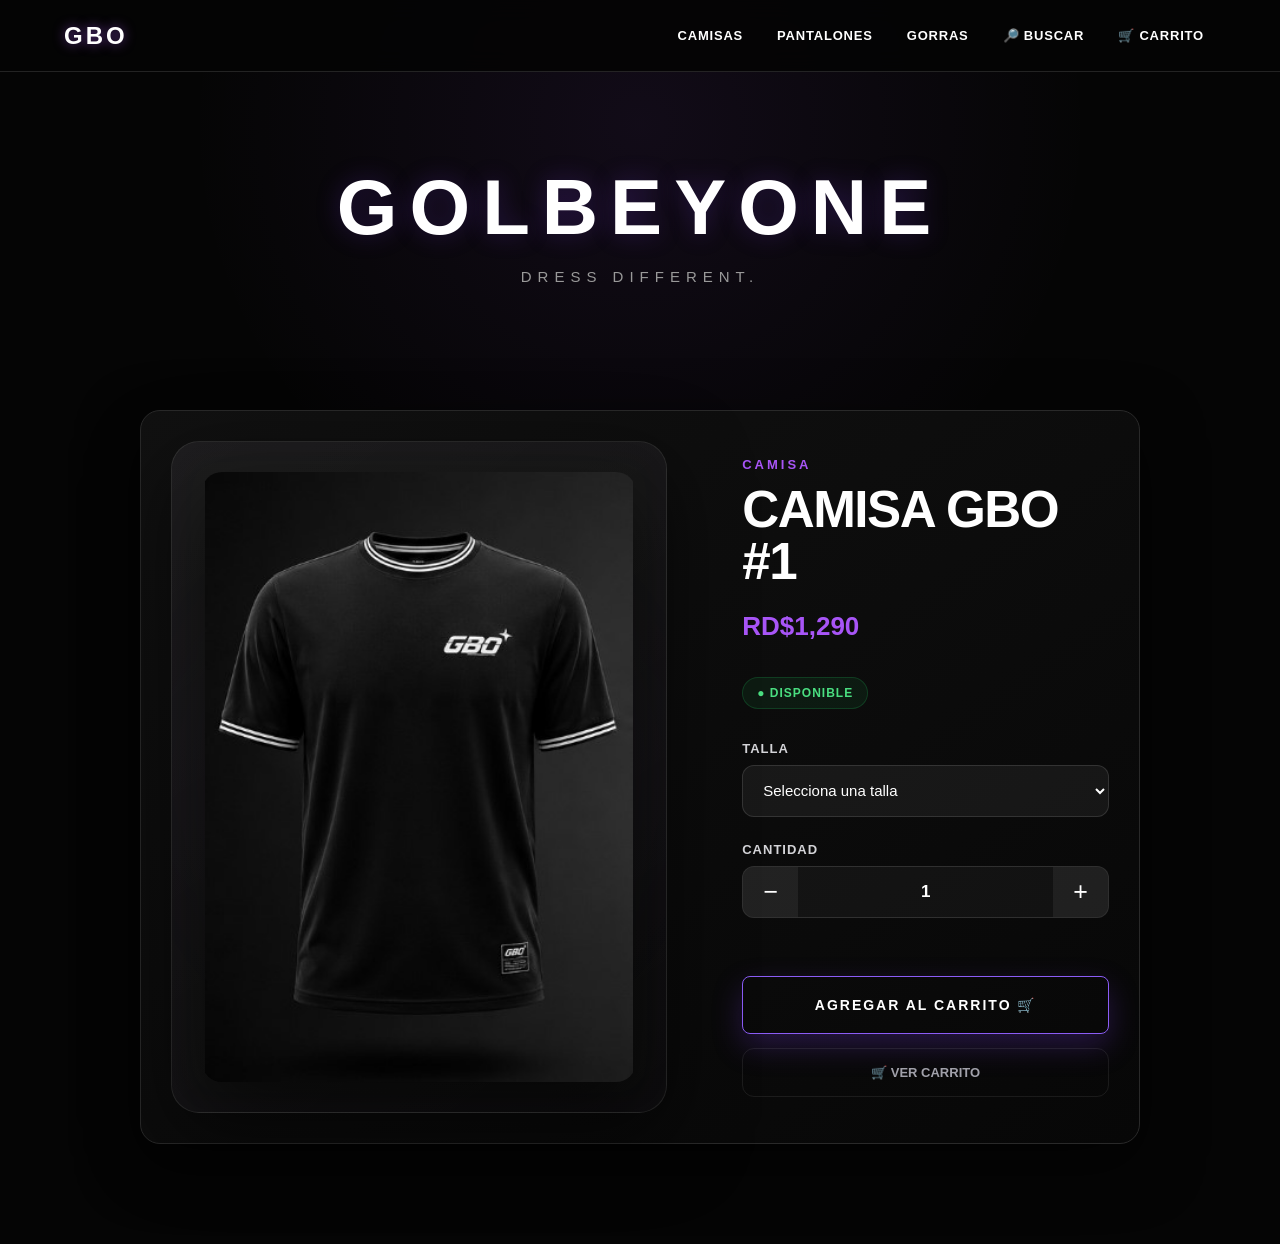
<file: producto.html>
<!DOCTYPE html>

<html lang="es">

<head>


<meta charset="UTF-8">

<meta
    name="viewport"
    content="width=device-width, initial-scale=1.0">

<meta
    name="theme-color"
    content="#050505">

<title>GOLBEYONE | Producto</title>

<link rel="stylesheet" href="style.css">

<style>

    /* =====================================================
       PRODUCTO GBO — DISEÑO PREMIUM
    ===================================================== */

    * {
        box-sizing: border-box;
    }

    body {
        margin: 0;
        background:
            radial-gradient(
                circle at 50% 10%,
                rgba(168, 85, 247, 0.08),
                transparent 35%
            ),
            #050505;
        color: #ffffff;
    }


    /* =====================================================
       CONTENEDOR PRINCIPAL
    ===================================================== */

    .producto-detalle {
        width: min(1180px, 92%);
        margin: 55px auto 100px;

        display: grid;
        grid-template-columns:
            minmax(0, 1.15fr)
            minmax(350px, .85fr);

        gap: 75px;
        align-items: center;
    }


    /* =====================================================
       IMAGEN
    ===================================================== */

    .producto-imagen {
        position: relative;

        width: 100%;
        min-height: 650px;

        display: flex;
        align-items: center;
        justify-content: center;

        padding: 30px;

        border: 1px solid rgba(255,255,255,.08);

        border-radius: 28px;

        background:
            linear-gradient(
                145deg,
                rgba(255,255,255,.055),
                rgba(255,255,255,.015)
            );

        box-shadow:
            0 25px 80px rgba(0,0,0,.55),
            inset 0 0 40px rgba(168,85,247,.025);

        overflow: hidden;
    }


    .producto-imagen::before {

        content: "";

        position: absolute;

        width: 350px;
        height: 350px;

        border-radius: 50%;

        background:
            rgba(168,85,247,.08);

        filter: blur(70px);

        pointer-events: none;
    }


    .producto-imagen img {

        position: relative;

        width: 100%;
        max-width: 570px;

        max-height: 610px;

        object-fit: contain;

        border-radius: 20px;

        display: block;

        transition:
            transform .45s ease,
            filter .45s ease;

        filter:
            drop-shadow(
                0 30px 35px rgba(0,0,0,.55)
            );
    }


    .producto-imagen:hover img {

        transform:
            scale(1.035);

        filter:
            drop-shadow(
                0 35px 45px rgba(0,0,0,.65)
            );
    }


    /* =====================================================
       INFORMACIÓN
    ===================================================== */

    .producto-info {

        display: flex;
        flex-direction: column;

        align-items: flex-start;

        width: 100%;
    }


    .categoria-producto {

        margin: 0 0 12px;

        font-size: 13px;

        letter-spacing: 3px;

        font-weight: 700;

        color: #a855f7;

        text-transform: uppercase;
    }


    #nombre-producto {

        margin: 0;

        font-size: clamp(32px, 4vw, 55px);

        line-height: 1;

        letter-spacing: -1.5px;

        font-weight: 800;

        color: #ffffff;
    }


    .precio {

        margin: 24px 0 10px;

        font-size: 29px;

        font-weight: 800;

        color: #ffffff;
    }


    /* =====================================================
       DISPONIBILIDAD
    ===================================================== */

    .disponibilidad-producto {

        margin: 0 0 32px;

        padding: 8px 14px;

        border-radius: 999px;

        font-size: 12px;

        font-weight: 700;

        letter-spacing: 1px;

        background:
            rgba(34,197,94,.08);

        border:
            1px solid rgba(34,197,94,.20);

        color: #4ade80;
    }


    /* =====================================================
       CAMPOS
    ===================================================== */

    .producto-info label {

        margin: 0 0 9px;

        font-size: 13px;

        font-weight: 700;

        letter-spacing: 1px;

        color: #d4d4d8;
    }


    #talla {

        width: 100%;

        height: 52px;

        margin-bottom: 25px;

        padding: 0 16px;

        border-radius: 12px;

        border:
            1px solid rgba(255,255,255,.12);

        background:
            rgba(255,255,255,.055);

        color: #ffffff;

        font-size: 15px;

        outline: none;

        cursor: pointer;

        transition:
            border-color .25s ease,
            box-shadow .25s ease;
    }


    #talla:focus {

        border-color:
            rgba(168,85,247,.75);

        box-shadow:
            0 0 0 3px
            rgba(168,85,247,.12);
    }


    #talla option {

        background: #111111;

        color: #ffffff;
    }


    /* =====================================================
       CANTIDAD
    ===================================================== */

    .cantidad-producto {

        display: flex;

        align-items: center;

        width: 100%;

        height: 52px;

        margin-bottom: 28px;

        border:
            1px solid rgba(255,255,255,.12);

        border-radius: 12px;

        overflow: hidden;

        background:
            rgba(255,255,255,.04);
    }


    .cantidad-producto button {

        width: 55px;

        height: 100%;

        border: none;

        background:
            rgba(255,255,255,.06);

        color: #ffffff;

        font-size: 25px;

        cursor: pointer;

        transition:
            background .2s ease,
            color .2s ease;
    }


    .cantidad-producto button:hover {

        background:
            rgba(168,85,247,.18);

        color: #c084fc;
    }


    #cantidad {

        flex: 1;

        width: 100%;

        height: 100%;

        border: none;

        outline: none;

        background: transparent;

        color: #ffffff;

        text-align: center;

        font-size: 17px;

        font-weight: 700;
    }


    /* Quitar flechas del input */

    #cantidad::-webkit-inner-spin-button,
    #cantidad::-webkit-outer-spin-button {

        -webkit-appearance: none;

        margin: 0;
    }


    #cantidad[type=number] {

        -moz-appearance: textfield;
    }


    /* =====================================================
       BOTÓN COMPRA
    ===================================================== */

    .boton-compra {

        width: 100%;

        min-height: 58px;

        border: none;

        border-radius: 14px;

        background:
            linear-gradient(
                135deg,
                #a855f7,
                #7c3aed
            );

        color: #ffffff;

        font-size: 14px;

        font-weight: 800;

        letter-spacing: 1px;

        cursor: pointer;

        box-shadow:
            0 12px 30px
            rgba(124,58,237,.25);

        transition:
            transform .2s ease,
            box-shadow .2s ease,
            filter .2s ease;
    }


    .boton-compra:hover {

        transform:
            translateY(-2px);

        filter:
            brightness(1.08);

        box-shadow:
            0 17px 38px
            rgba(124,58,237,.38);
    }


    .boton-compra:active {

        transform:
            translateY(0);
    }


    /* =====================================================
       VER CARRITO
    ===================================================== */

    .volver {

        width: 100%;

        margin-top: 14px;

        padding: 16px;

        text-align: center;

        text-decoration: none;

        color: #a1a1aa;

        font-size: 13px;

        font-weight: 700;

        border:
            1px solid rgba(255,255,255,.08);

        border-radius: 12px;

        transition:
            color .2s ease,
            background .2s ease,
            border-color .2s ease;
    }


    .volver:hover {

        color: #ffffff;

        background:
            rgba(255,255,255,.04);

        border-color:
            rgba(168,85,247,.3);
    }


    /* =====================================================
       POPUP
    ===================================================== */

    .fondo-popup {

        position: fixed;

        inset: 0;

        z-index: 9999;

        display: flex;

        align-items: center;

        justify-content: center;

        padding: 20px;

        background:
            rgba(0,0,0,.78);

        backdrop-filter:
            blur(12px);

        opacity: 0;

        visibility: hidden;

        pointer-events: none;

        transition:
            opacity .3s ease,
            visibility .3s ease;
    }


    .fondo-popup.mostrar {

        opacity: 1;

        visibility: visible;

        pointer-events: auto;
    }


    .popup-pedido {

        position: relative;

        width: min(440px, 100%);

        padding: 30px;

        border:
            1px solid rgba(255,255,255,.10);

        border-radius: 24px;

        background:
            linear-gradient(
                145deg,
                #151515,
                #090909
            );

        box-shadow:
            0 30px 90px rgba(0,0,0,.75);

        text-align: center;

        transform:
            translateY(25px)
            scale(.96);

        transition:
            transform .35s ease;
    }


    .fondo-popup.mostrar
    .popup-pedido {

        transform:
            translateY(0)
            scale(1);
    }


    .cerrar-popup {

        position: absolute;

        top: 13px;
        right: 15px;

        width: 35px;
        height: 35px;

        border: none;

        border-radius: 50%;

        background:
            rgba(255,255,255,.06);

        color: #ffffff;

        font-size: 24px;

        line-height: 1;

        cursor: pointer;

        transition:
            background .2s ease,
            transform .2s ease;
    }


    .cerrar-popup:hover {

        background:
            rgba(255,255,255,.12);

        transform:
            rotate(90deg);
    }


    #popup-imagen {

        width: 170px;

        height: 170px;

        object-fit: contain;

        border-radius: 18px;

        margin: 5px auto 18px;

        display: block;

        filter:
            drop-shadow(
                0 15px 25px rgba(0,0,0,.55)
            );
    }


    .popup-pedido h2 {

        margin: 0 0 18px;

        font-size: 21px;

        letter-spacing: 1px;
    }


    .popup-pedido p {

        margin: 9px 0;

        color: #d4d4d8;

        font-size: 14px;
    }


    .linea-popup {

        width: 100%;

        height: 1px;

        margin: 20px 0;

        background:
            rgba(255,255,255,.08);
    }


    .popup-total {

        font-size: 20px !important;

        font-weight: 800;

        color: #c084fc !important;
    }


    .boton-final {

        width: 100%;

        margin-top: 16px;

        padding: 15px;

        border: none;

        border-radius: 12px;

        background:
            linear-gradient(
                135deg,
                #a855f7,
                #7c3aed
            );

        color: #ffffff;

        font-weight: 800;

        cursor: pointer;

        transition:
            transform .2s ease,
            filter .2s ease;
    }


    .boton-final:hover {

        transform:
            translateY(-2px);

        filter:
            brightness(1.08);
    }


    /* =====================================================
       TABLET
    ===================================================== */

    @media (max-width: 900px) {

        .producto-detalle {

            grid-template-columns:
                1fr;

            gap: 45px;

            margin-top: 35px;
        }


        .producto-imagen {

            min-height: 500px;
        }


        .producto-info {

            max-width: 650px;

            margin: 0 auto;
        }

    }


    /* =====================================================
       MÓVIL
    ===================================================== */

    @media (max-width: 600px) {

        .producto-detalle {

            width: 94%;

            margin:
                25px auto 70px;

            gap: 32px;
        }


        .producto-imagen {

            min-height: 390px;

            padding: 18px;

            border-radius: 20px;
        }


        .producto-imagen img {

            max-height: 360px;
        }


        #nombre-producto {

            font-size: 35px;

            line-height: 1.05;
        }


        .precio {

            margin-top: 18px;

            font-size: 25px;
        }


        .disponibilidad-producto {

            margin-bottom: 25px;
        }


        .cantidad-producto {

            height: 54px;
        }


        .cantidad-producto button {

            width: 58px;
        }


        .boton-compra {

            min-height: 60px;

            font-size: 13px;
        }


        .popup-pedido {

            padding: 25px 20px;

            border-radius: 20px;
        }


        #popup-imagen {

            width: 145px;

            height: 145px;
        }

    }


    /* =====================================================
       MÓVIL PEQUEÑO
    ===================================================== */

    @media (max-width: 380px) {

        .producto-detalle {

            width: 92%;
        }


        .producto-imagen {

            min-height: 330px;
        }


        .producto-imagen img {

            max-height: 300px;
        }


        #nombre-producto {

            font-size: 30px;
        }


        .popup-pedido h2 {

            font-size: 18px;
        }

    }

</style>


</head>

<body>

<!-- =====================================================
     MENÚ PRINCIPAL
===================================================== -->

<nav class="navbar">


<a href="index.html" class="logo">
    GBO
</a>


<div class="nav-links">

    <a href="camisas.html">
        CAMISAS
    </a>


    <a href="pantalones.html">
        PANTALONES
    </a>


    <a href="gorras.html">
        GORRAS
    </a>


    <a href="buscar.html">
        🔎 BUSCAR
    </a>


    <a href="carrito.html">
        🛒 CARRITO
    </a>

</div>


</nav>

<!-- =====================================================
     HEADER
===================================================== -->

<header>


<h1>
    GOLBEYONE
</h1>

<p>
    DRESS DIFFERENT.
</p>


</header>

<!-- =====================================================
     PRODUCTO
===================================================== -->

<main class="producto-detalle">


<!-- IMAGEN -->

<div class="producto-imagen">

    <img
        id="imagen-producto"
        src="camisa-1.jpg"
        alt="Producto GOLBEYONE">

</div>


<!-- INFORMACIÓN -->

<div class="producto-info">


    <p
        id="categoria-producto"
        class="categoria-producto">
    </p>


    <h2 id="nombre-producto">
        CAMISA GBO #1
    </h2>


    <p
        id="precio-producto"
        class="precio">

        RD$1,290

    </p>


    <p
        id="disponibilidad-producto"
        class="disponibilidad-producto">
    </p>


    <!-- TALLA -->

    <label for="talla">
        TALLA
    </label>


    <select id="talla">

        <option value="">
            Selecciona una talla
        </option>

    </select>


    <!-- CANTIDAD -->

    <label for="cantidad">
        CANTIDAD
    </label>


    <div class="cantidad-producto">

        <button
            type="button"
            onclick="cambiarCantidad(-1)"
            aria-label="Disminuir cantidad">

            −

        </button>


        <input
            type="number"
            id="cantidad"
            min="1"
            value="1"
            aria-label="Cantidad">


        <button
            type="button"
            onclick="cambiarCantidad(1)"
            aria-label="Aumentar cantidad">

            +

        </button>

    </div>


    <!-- AGREGAR -->

    <button
        class="boton-compra"
        onclick="confirmarCompra()">

        AGREGAR AL CARRITO 🛒

    </button>


    <a
        href="carrito.html"
        class="volver">

        🛒 VER CARRITO

    </a>

</div>


</main>

<!-- =====================================================
     POPUP
===================================================== -->

<div
    id="fondo-popup"
    class="fondo-popup">


<div class="popup-pedido">


    <button
        class="cerrar-popup"
        onclick="cerrarPopup()"
        aria-label="Cerrar">

        ×

    </button>


    <img
        id="popup-imagen"
        src="camisa-1.jpg"
        alt="Producto">


    <h2>
        PRODUCTO AGREGADO
    </h2>


    <p id="popup-producto"></p>

    <p id="popup-talla"></p>

    <p id="popup-cantidad"></p>


    <div class="linea-popup"></div>


    <p
        id="popup-total"
        class="popup-total">
    </p>


    <button
        class="boton-final"
        onclick="irAlCarrito()">

        IR AL CARRITO 🛒

    </button>

</div>


</div>

<script>

/* =====================================================
   CATÁLOGO GBO
===================================================== */

const catalogo = {

    camisa: {

        nombre: "CAMISA GBO",

        precio: 1290,

        imagen: "camisa-",

        cantidad: 20

    },


    pantalon: {

        nombre: "PANTALÓN GBO",

        precio: 2490,

        imagen: "pantalon-",

        cantidad: 20

    },


    gorra: {

        nombre: "GORRA GBO",

        precio: 1190,

        imagen: "gorra-",

        cantidad: 20

    }

};


/* =====================================================
   LEER URL
===================================================== */

const parametros =
    new URLSearchParams(
        window.location.search
    );


let tipo =
    parametros.get("tipo");


let numero =
    parametros.get("producto");


const camisaAntigua =
    parametros.get("camisa");


if (!tipo) {

    tipo = "camisa";

}


if (!numero) {

    numero =
        camisaAntigua || "1";

}


/* =====================================================
   VALIDAR PRODUCTO
===================================================== */

if (!catalogo[tipo]) {

    tipo = "camisa";

    numero = "1";

}


const productoFinal =
    catalogo[tipo];


/* =====================================================
   ELEMENTOS
===================================================== */

const imagen =
    document.getElementById(
        "imagen-producto"
    );


const nombre =
    document.getElementById(
        "nombre-producto"
    );


const precioTexto =
    document.getElementById(
        "precio-producto"
    );


const categoria =
    document.getElementById(
        "categoria-producto"
    );


const talla =
    document.getElementById(
        "talla"
    );


const cantidadInput =
    document.getElementById(
        "cantidad"
    );


const disponibilidad =
    document.getElementById(
        "disponibilidad-producto"
    );


/* =====================================================
   DATOS DEL PRODUCTO
===================================================== */

imagen.src =
    productoFinal.imagen +
    numero +
    ".jpg";


imagen.alt =
    productoFinal.nombre +
    " #" +
    numero;


nombre.textContent =
    productoFinal.nombre +
    " #" +
    numero;


precioTexto.textContent =
    "RD$" +
    productoFinal.precio.toLocaleString();


categoria.textContent =
    tipo.toUpperCase();


/* =====================================================
   DISPONIBILIDAD
===================================================== */

if (productoFinal.cantidad > 5) {

    disponibilidad.textContent =
        "● DISPONIBLE";

} else if (productoFinal.cantidad > 0) {

    disponibilidad.textContent =
        "⚠️ ÚLTIMAS UNIDADES";

} else {

    disponibilidad.textContent =
        "AGOTADO";

}


/* =====================================================
   TALLAS
===================================================== */

if (
    tipo === "camisa" ||
    tipo === "pantalon"
) {

    talla.innerHTML = `

        <option value="">
            Selecciona una talla
        </option>

        <option value="S">
            S
        </option>

        <option value="M">
            M
        </option>

        <option value="L">
            L
        </option>

        <option value="XL">
            XL
        </option>

    `;

}


else if (tipo === "gorra") {

    talla.innerHTML = `

        <option value="">
            Selecciona una talla
        </option>

        <option value="Única">
            Talla única
        </option>

    `;

}


/* =====================================================
   CANTIDAD
===================================================== */

function cambiarCantidad(cambio) {

    let cantidad =
        Number(
            cantidadInput.value
        );


    if (
        !Number.isInteger(cantidad) ||
        cantidad < 1
    ) {

        cantidad = 1;

    }


    cantidad += cambio;


    if (cantidad < 1) {

        cantidad = 1;

    }


    if (
        cantidad >
        productoFinal.cantidad
    ) {

        cantidad =
            productoFinal.cantidad;

    }


    cantidadInput.value =
        cantidad;

}


/* =====================================================
   VALIDAR CANTIDAD ESCRITA
===================================================== */

cantidadInput.addEventListener(
    "input",
    function () {

        let cantidad =
            Number(
                cantidadInput.value
            );


        if (
            cantidad < 1 ||
            !Number.isInteger(cantidad)
        ) {

            cantidad = 1;

        }


        if (
            cantidad >
            productoFinal.cantidad
        ) {

            cantidad =
                productoFinal.cantidad;

        }


        cantidadInput.value =
            cantidad;

    }
);


/* =====================================================
   AGREGAR AL CARRITO
===================================================== */

function confirmarCompra() {


    if (
        productoFinal.cantidad <= 0
    ) {

        alert(
            "❌ Este producto está agotado."
        );

        return;

    }


    const tallaSeleccionada =
        talla.value;


    if (
        tallaSeleccionada === ""
    ) {

        alert(
            "⚠️ Selecciona una talla primero."
        );

        return;

    }


    const cantidad =
        Number(
            cantidadInput.value
        );


    if (
        cantidad < 1 ||
        !Number.isInteger(cantidad)
    ) {

        alert(
            "⚠️ La cantidad debe ser 1 o más."
        );

        cantidadInput.value = 1;

        return;

    }


    if (
        cantidad >
        productoFinal.cantidad
    ) {

        alert(
            "⚠️ Solo quedan " +
            productoFinal.cantidad +
            " unidades disponibles."
        );

        cantidadInput.value =
            productoFinal.cantidad;

        return;

    }


    const precio =
        productoFinal.precio;


    const total =
        precio *
        cantidad;


    let carrito =
        JSON.parse(
            localStorage.getItem(
                "carritoGBO"
            )
        ) || [];


    const productoCarrito = {

        nombre:
            nombre.textContent,

        imagen:
            imagen.src,

        precio:
            precio,

        talla:
            tallaSeleccionada,

        cantidad:
            cantidad

    };


    carrito.push(
        productoCarrito
    );


    localStorage.setItem(
        "carritoGBO",
        JSON.stringify(carrito)
    );


    /* =================================================
       POPUP
    ================================================= */

    document.getElementById(
        "popup-imagen"
    ).src =
        imagen.src;


    document.getElementById(
        "popup-producto"
    ).textContent =
        "🛍️ " +
        nombre.textContent;


    document.getElementById(
        "popup-talla"
    ).textContent =
        "📏 Talla: " +
        tallaSeleccionada;


    document.getElementById(
        "popup-cantidad"
    ).textContent =
        "🔢 Cantidad: " +
        cantidad;


    document.getElementById(
        "popup-total"
    ).textContent =
        "TOTAL: RD$" +
        total.toLocaleString();


    document.getElementById(
        "fondo-popup"
    ).classList.add(
        "mostrar"
    );

}


/* =====================================================
   CERRAR POPUP
===================================================== */

function cerrarPopup() {

    document.getElementById(
        "fondo-popup"
    ).classList.remove(
        "mostrar"
    );

}


/* =====================================================
   CERRAR POPUP HACIENDO CLICK AFUERA
===================================================== */

document.getElementById(
    "fondo-popup"
).addEventListener(
    "click",
    function (evento) {

        if (
            evento.target === this
        ) {

            cerrarPopup();

        }

    }
);


/* =====================================================
   ESCAPE PARA CERRAR POPUP
===================================================== */

document.addEventListener(
    "keydown",
    function (evento) {

        if (
            evento.key === "Escape"
        ) {

            cerrarPopup();

        }

    }
);


/* =====================================================
   IR AL CARRITO
===================================================== */

function irAlCarrito() {

    window.location.href =
        "carrito.html";

}

</script>

</body>

</html>
</file>
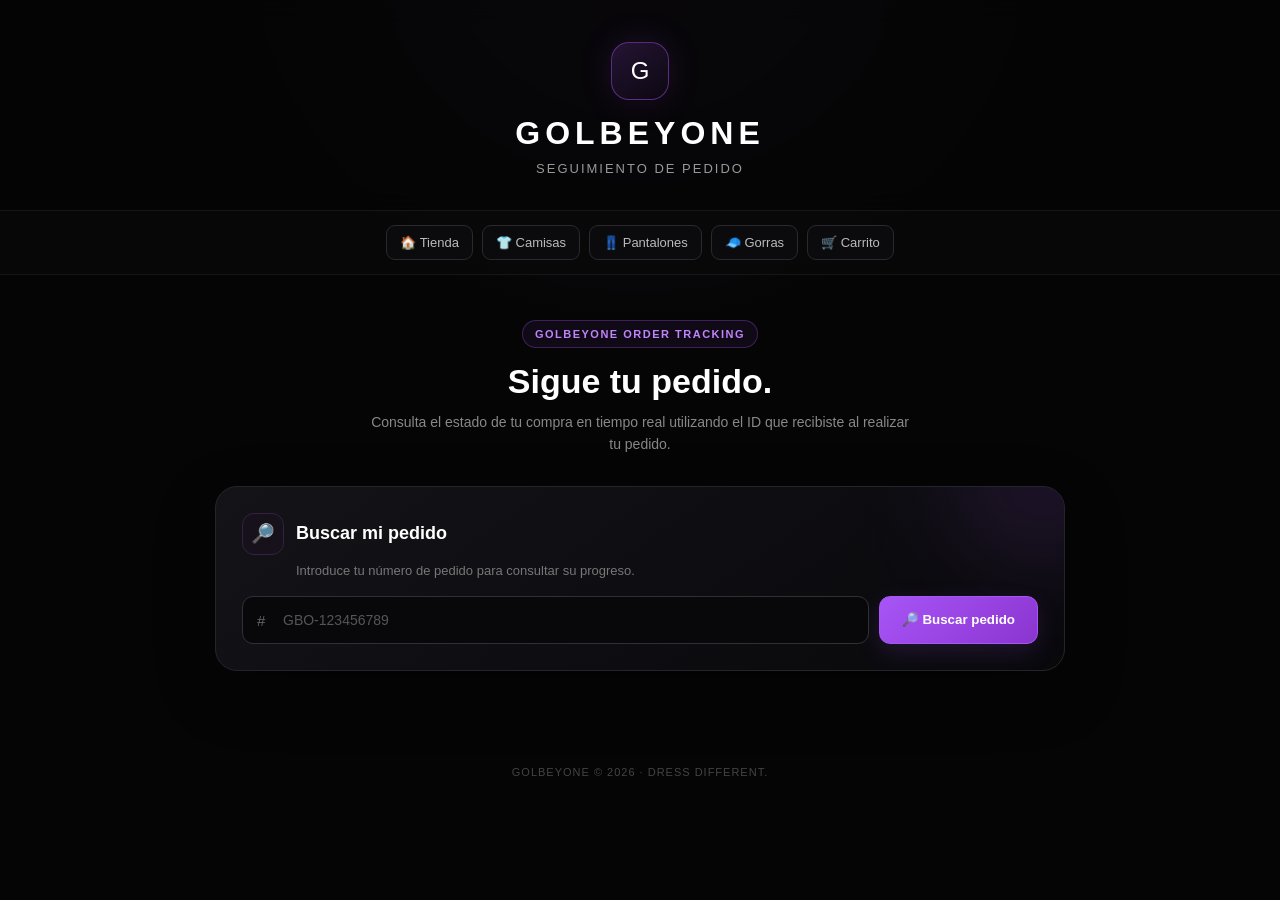
<file: seguimiento.html>
<!DOCTYPE html>

<html lang="es">

<head>

<meta charset="UTF-8">

<meta name="viewport" content="width=device-width, initial-scale=1.0">

<title>GOLBEYONE | Seguimiento de pedido</title>

<style>

*{
    box-sizing:border-box;
    margin:0;
    padding:0;
}

:root{
    --bg:#050505;
    --card:#0c0c0f;
    --card2:#111116;
    --border:#24242b;
    --purple:#a855f7;
    --purple-light:#c084fc;
    --purple-dark:#7e22ce;
    --text:#fff;
    --muted:#888;
    --green:#4ade80;
}

html{
    scroll-behavior:smooth;
}

body{
    font-family:Arial,Helvetica,sans-serif;
    background:
        radial-gradient(
            circle at 50% -10%,
            rgba(168,85,247,.14),
            transparent 35%
        ),
        var(--bg);
    color:var(--text);
    min-height:100vh;
}


/* =========================================
   HEADER
========================================= */

header{
    padding:42px 20px 34px;
    text-align:center;
    background:rgba(5,5,5,.82);
    border-bottom:1px solid rgba(255,255,255,.07);
    backdrop-filter:blur(12px);
}

.logo{
    display:inline-flex;
    align-items:center;
    justify-content:center;
    width:58px;
    height:58px;
    margin-bottom:15px;
    border-radius:18px;
    border:1px solid rgba(168,85,247,.45);
    background:
        linear-gradient(
            145deg,
            rgba(168,85,247,.18),
            rgba(168,85,247,.04)
        );
    box-shadow:
        0 0 35px rgba(168,85,247,.14);
    font-size:24px;
}

header h1{
    font-size:32px;
    letter-spacing:5px;
    font-weight:800;
}

header p{
    margin-top:9px;
    color:#999;
    font-size:13px;
    letter-spacing:2px;
}


/* =========================================
   NAV
========================================= */

nav{
    display:flex;
    justify-content:center;
    gap:9px;
    flex-wrap:wrap;
    padding:14px 15px;
    background:rgba(8,8,8,.9);
    border-bottom:1px solid rgba(255,255,255,.06);
}

nav a{
    text-decoration:none;
    color:#bbb;
    padding:9px 13px;
    border:1px solid #29292f;
    border-radius:9px;
    background:#0b0b0e;
    font-size:13px;
    transition:.25s ease;
}

nav a:hover{
    color:white;
    border-color:var(--purple);
    background:#151019;
    transform:translateY(-1px);
}


/* =========================================
   CONTENEDOR
========================================= */

.contenedor{
    width:min(850px,92%);
    margin:45px auto 70px;
}


/* =========================================
   HERO
========================================= */

.hero{
    text-align:center;
    margin-bottom:30px;
}

.hero .mini{
    display:inline-block;
    padding:7px 12px;
    border-radius:30px;
    border:1px solid rgba(168,85,247,.3);
    background:rgba(168,85,247,.07);
    color:var(--purple-light);
    font-size:11px;
    font-weight:bold;
    letter-spacing:1.5px;
    margin-bottom:14px;
}

.hero h2{
    font-size:34px;
    line-height:1.15;
    margin-bottom:10px;
}

.hero p{
    color:#888;
    font-size:14px;
    max-width:550px;
    margin:auto;
    line-height:1.6;
}


/* =========================================
   BUSCADOR
========================================= */

.busqueda{
    position:relative;
    overflow:hidden;
    background:
        linear-gradient(
            145deg,
            rgba(20,20,25,.96),
            rgba(9,9,12,.96)
        );
    border:1px solid var(--border);
    border-radius:22px;
    padding:26px;
    margin-bottom:25px;
    box-shadow:
        0 20px 60px rgba(0,0,0,.3);
}

.busqueda::before{
    content:"";
    position:absolute;
    width:180px;
    height:180px;
    top:-100px;
    right:-70px;
    background:rgba(168,85,247,.12);
    filter:blur(50px);
    border-radius:50%;
}

.busqueda-contenido{
    position:relative;
    z-index:1;
}

.busqueda-titulo{
    display:flex;
    align-items:center;
    gap:12px;
    margin-bottom:8px;
}

.busqueda-icono{
    width:42px;
    height:42px;
    display:flex;
    align-items:center;
    justify-content:center;
    border-radius:12px;
    background:#17111c;
    border:1px solid #352044;
    font-size:19px;
}

.busqueda h3{
    font-size:18px;
}

.busqueda p{
    color:#777;
    font-size:13px;
    margin-bottom:18px;
    padding-left:54px;
}

.formulario{
    display:flex;
    gap:10px;
}

.input-wrap{
    position:relative;
    flex:1;
}

.input-wrap span{
    position:absolute;
    left:15px;
    top:50%;
    transform:translateY(-50%);
    color:#666;
    font-size:15px;
}

#pedidoID{
    width:100%;
    padding:15px 15px 15px 40px;
    background:#08080a;
    color:white;
    border:1px solid #303037;
    border-radius:11px;
    outline:none;
    font-size:14px;
    transition:.2s;
}

#pedidoID::placeholder{
    color:#555;
}

#pedidoID:focus{
    border-color:var(--purple);
    box-shadow:
        0 0 0 3px rgba(168,85,247,.08);
}

#botonBuscar{
    padding:0 22px;
    min-width:155px;
    border:1px solid var(--purple);
    border-radius:11px;
    background:
        linear-gradient(
            135deg,
            #a855f7,
            #8b35d0
        );
    color:white;
    font-weight:bold;
    cursor:pointer;
    transition:.25s;
    box-shadow:
        0 8px 25px rgba(168,85,247,.15);
}

#botonBuscar:hover{
    transform:translateY(-2px);
    box-shadow:
        0 12px 30px rgba(168,85,247,.25);
}

#botonBuscar:disabled{
    opacity:.6;
    cursor:wait;
    transform:none;
}


/* =========================================
   RESULTADO
========================================= */

.resultado{
    display:none;
    animation:aparecer .35s ease;
}

@keyframes aparecer{

    from{
        opacity:0;
        transform:translateY(12px);
    }

    to{
        opacity:1;
        transform:translateY(0);
    }

}


/* =========================================
   PEDIDO CARD
========================================= */

.pedido-card{
    background:
        linear-gradient(
            145deg,
            rgba(17,17,22,.98),
            rgba(9,9,11,.98)
        );
    border:1px solid var(--border);
    border-radius:22px;
    overflow:hidden;
    box-shadow:
        0 25px 70px rgba(0,0,0,.35);
}

.pedido-header{
    padding:24px;
    background:
        linear-gradient(
            90deg,
            rgba(168,85,247,.08),
            transparent
        );
    border-bottom:1px solid #222228;
    display:flex;
    justify-content:space-between;
    align-items:center;
    gap:20px;
    flex-wrap:wrap;
}

.pedido-label{
    color:#777;
    font-size:10px;
    letter-spacing:1.5px;
    margin-bottom:6px;
}

.pedido-id{
    color:#fff;
    font-size:20px;
    font-weight:800;
    letter-spacing:.5px;
}

.fecha{
    color:#666;
    font-size:12px;
    margin-top:6px;
}

.estado-actual{
    padding:9px 14px;
    border-radius:30px;
    border:1px solid rgba(168,85,247,.4);
    color:#d8b4fe;
    background:rgba(168,85,247,.08);
    font-size:12px;
    font-weight:bold;
    box-shadow:
        0 0 20px rgba(168,85,247,.08);
}


/* =========================================
   PROGRESO
========================================= */

.progreso{
    padding:35px 30px 28px;
}

.progreso-titulo{
    color:#777;
    font-size:11px;
    font-weight:bold;
    letter-spacing:1.5px;
    margin-bottom:25px;
}

.paso{
    position:relative;
    display:flex;
    align-items:flex-start;
    gap:16px;
    min-height:75px;
}

.paso:not(:last-child)::after{
    content:"";
    position:absolute;
    left:16px;
    top:34px;
    width:2px;
    height:48px;
    background:#292930;
}

.paso.completado:not(:last-child)::after{
    background:
        linear-gradient(
            to bottom,
            var(--purple),
            var(--purple-dark)
        );
}

.circulo{
    width:34px;
    height:34px;
    min-width:34px;
    border-radius:50%;
    display:flex;
    align-items:center;
    justify-content:center;
    background:#151519;
    border:1px solid #33333b;
    position:relative;
    z-index:2;
    font-size:14px;
    transition:.3s;
}

.paso.completado .circulo{
    background:
        linear-gradient(
            145deg,
            #b05cff,
            #8b35d0
        );
    border-color:#b05cff;
    box-shadow:
        0 5px 18px rgba(168,85,247,.18);
}

.paso.actual .circulo{
    box-shadow:
        0 0 0 5px rgba(168,85,247,.10),
        0 0 25px rgba(168,85,247,.25);
}

.paso-info{
    padding-top:1px;
}

.paso-info strong{
    display:block;
    font-size:14px;
    margin-top:3px;
}

.paso-info span{
    display:block;
    margin-top:5px;
    color:#666;
    font-size:12px;
    line-height:1.4;
}

.paso.completado .paso-info strong{
    color:#eee;
}

.paso.no-activo{
    opacity:.35;
}


/* =========================================
   INFORMACIÓN
========================================= */

.informacion{
    padding:24px 30px 28px;
    border-top:1px solid #222228;
}

.informacion-titulo{
    display:flex;
    align-items:center;
    gap:10px;
    margin-bottom:18px;
}

.informacion-titulo span{
    font-size:18px;
}

.informacion h3{
    font-size:15px;
}

.datos{
    display:grid;
    grid-template-columns:1fr 1fr;
    gap:10px;
}

.dato{
    padding:14px;
    background:#0c0c0f;
    border:1px solid #202026;
    border-radius:11px;
    color:#888;
    font-size:12px;
}

.dato strong{
    display:block;
    color:#555;
    font-size:10px;
    text-transform:uppercase;
    letter-spacing:1px;
    margin-bottom:6px;
}

.dato.total-dato{
    border-color:rgba(74,222,128,.15);
    background:rgba(74,222,128,.03);
}

.dato.total-dato span{
    color:var(--green);
    font-size:17px;
    font-weight:bold;
}


/* =========================================
   ERROR / MENSAJE
========================================= */

.mensaje{
    padding:35px 25px;
    text-align:center;
    background:#0d0d10;
    border:1px solid #24242b;
    border-radius:18px;
    color:#777;
    line-height:1.6;
}

.mensaje .icono{
    font-size:32px;
    margin-bottom:12px;
}

.mensaje strong{
    display:block;
    color:#ddd;
    margin-bottom:5px;
}

.mensaje.error{
    color:#f87171;
    border-color:#4a1717;
    background:#100909;
}


/* =========================================
   FOOTER
========================================= */

footer{
    text-align:center;
    padding:25px 20px 35px;
    color:#444;
    font-size:11px;
    letter-spacing:1px;
}


/* =========================================
   RESPONSIVE
========================================= */

@media(max-width:650px){

    header{
        padding:32px 15px 27px;
    }

    header h1{
        font-size:25px;
        letter-spacing:4px;
    }

    nav{
        gap:6px;
    }

    nav a{
        padding:8px 10px;
        font-size:11px;
    }

    .contenedor{
        width:94%;
        margin:32px auto 55px;
    }

    .hero h2{
        font-size:27px;
    }

    .hero p{
        font-size:13px;
    }

    .busqueda{
        padding:20px;
        border-radius:18px;
    }

    .busqueda p{
        padding-left:0;
    }

    .formulario{
        flex-direction:column;
    }

    #botonBuscar{
        min-height:48px;
    }

    .pedido-card{
        border-radius:18px;
    }

    .pedido-header{
        padding:20px;
    }

    .pedido-id{
        font-size:17px;
    }

    .progreso{
        padding:28px 20px 22px;
    }

    .informacion{
        padding:22px 20px;
    }

    .datos{
        grid-template-columns:1fr;
    }

}

</style>

</head>

<body>

<header>

<div class="logo">
G
</div>

<h1>GOLBEYONE</h1>

<p>SEGUIMIENTO DE PEDIDO</p>

</header>

<nav>

<a href="index.html">🏠 Tienda</a>

<a href="camisas.html">👕 Camisas</a>

<a href="pantalones.html">👖 Pantalones</a>

<a href="gorras.html">🧢 Gorras</a>

<a href="carrito.html">🛒 Carrito</a>

</nav>

<main class="contenedor">

<section class="hero">

<span class="mini">
GOLBEYONE ORDER TRACKING
</span>

<h2>
Sigue tu pedido.
</h2>

<p>
Consulta el estado de tu compra en tiempo real utilizando
el ID que recibiste al realizar tu pedido.
</p>

</section>

<section class="busqueda">

<div class="busqueda-contenido">

<div class="busqueda-titulo">

<div class="busqueda-icono">
🔎
</div>

<h3>
Buscar mi pedido
</h3>

</div>

<p>
Introduce tu número de pedido para consultar su progreso.
</p>

<div class="formulario">

<div class="input-wrap">

<span>#</span>

<input
type="text"
id="pedidoID"
placeholder="GBO-123456789"
autocomplete="off"

>

</div>

<button
id="botonBuscar"
onclick="buscarPedido()">

🔎 Buscar pedido

</button>

</div>

</div>

</section>

<section
id="resultado"
class="resultado">
</section>

</main>

<footer>

GOLBEYONE © 2026 · DRESS DIFFERENT.

</footer>

<script>


/* =========================================
   CONFIGURACIÓN
========================================= */

const API_PEDIDOS="/api/pedidos";


/* =========================================
   ESTADOS
========================================= */

const estados=[

{
nombre:"Nuevo",
icono:"🆕",
descripcion:"Tu pedido fue recibido correctamente."
},

{
nombre:"Confirmado",
icono:"✓",
descripcion:"Tu pedido fue confirmado."
},

{
nombre:"Preparando",
icono:"🔧",
descripcion:"Estamos preparando tus productos."
},

{
nombre:"Enviado",
icono:"🚚",
descripcion:"Tu pedido está en camino."
},

{
nombre:"Entregado",
icono:"📬",
descripcion:"Tu pedido fue entregado."
}

];


/* =========================================
   BUSCAR
========================================= */

async function buscarPedido(){

const input=
document.getElementById("pedidoID");

const boton=
document.getElementById("botonBuscar");

const resultado=
document.getElementById("resultado");


const id=
input.value.trim();


if(!id){

resultado.style.display="block";

resultado.innerHTML=`

<div class="mensaje error">

<div class="icono">⚠️</div>

<strong>Falta el ID del pedido</strong>

Escribe el número de pedido para continuar.

</div>

`;

return;

}


boton.disabled=true;

boton.textContent="⏳ Buscando...";


resultado.style.display="block";

resultado.innerHTML=`

<div class="mensaje">

<div class="icono">🔎</div>

<strong>Buscando pedido...</strong>

Estamos consultando la información.

</div>

`;


try{

const respuesta=
await fetch(
API_PEDIDOS+"?t="+Date.now()
);


if(!respuesta.ok){

throw new Error(
"Error HTTP "+respuesta.status
);

}


const pedidos=
await respuesta.json();


if(!Array.isArray(pedidos)){

throw new Error(
"Respuesta inválida del servidor."
);

}


const pedido=
pedidos.find(
item=>
String(item.id||"")
.toLowerCase()===
id.toLowerCase()
);


if(!pedido){

resultado.innerHTML=`

<div class="mensaje error">

<div class="icono">📭</div>

<strong>Pedido no encontrado</strong>

No encontramos un pedido con el ID:

<br>

<strong>${escapar(id)}</strong>

<br><br>

Comprueba que el ID esté escrito correctamente.

</div>

`;

return;

}


mostrarPedido(pedido);


}catch(error){

console.error(error);


resultado.innerHTML=`

<div class="mensaje error">

<div class="icono">⚠️</div>

<strong>No pudimos consultar el pedido</strong>

Inténtalo nuevamente en unos segundos.

</div>

`;

}finally{

boton.disabled=false;

boton.textContent="🔎 Buscar pedido";

}

}


/* =========================================
   MOSTRAR PEDIDO
========================================= */

function mostrarPedido(pedido){

const resultado=
document.getElementById("resultado");


const estadoActual=
pedido.estado||
"Nuevo";


let indiceActual=
estados.findIndex(
estado=>
estado.nombre===estadoActual
);


/*
   Si aparece un estado desconocido,
   mantenemos el progreso en Nuevo.
*/

if(indiceActual<0){

indiceActual=0;

}


let progresoHTML="";


estados.forEach(
(estado,index)=>{

const completado=
index<=indiceActual;


const actual=
index===indiceActual;


const clase=
completado
?"completado"
:"no-activo";


progresoHTML+=`

<div class="paso ${clase} ${actual?"actual":""}">

<div class="circulo">

${completado?"✓":estado.icono}

</div>


<div class="paso-info">

<strong>
${escapar(estado.nombre)}
</strong>

<span>
${escapar(estado.descripcion)}
</span>

</div>

</div>

`;

});


const cantidad=
Array.isArray(pedido.productos)
?pedido.productos.length
:0;


resultado.innerHTML=`

<div class="pedido-card">


<div class="pedido-header">

<div>

<div class="pedido-label">
NÚMERO DE PEDIDO
</div>

<div class="pedido-id">

${escapar(
pedido.id||
"SIN ID"
)}

</div>

<div class="fecha">

${escapar(
pedido.fecha||
""
)}

</div>

</div>


<div class="estado-actual">

${escapar(estadoActual)}

</div>

</div>


<div class="progreso">

<div class="progreso-titulo">
ESTADO DEL PEDIDO
</div>

${progresoHTML}

</div>


<div class="informacion">

<div class="informacion-titulo">

<span>📦</span>

<h3>
Información del pedido
</h3>

</div>


<div class="datos">

${agregarDato(
"Cliente",
pedido.cliente
)}


${agregarDato(
"Ciudad",
pedido.ciudad
)}


${agregarDato(
"Productos",
cantidad
)}


${agregarDato(
"Total",
formatoDinero(pedido.total),
true
)}

</div>

</div>


</div>

`;

}


/* =========================================
   DATOS
========================================= */

function agregarDato(
nombre,
valor,
esTotal=false
){

if(
valor===undefined||
valor===null||
valor===""
){

return "";

}


return `

<div class="dato ${esTotal?"total-dato":""}">

<strong>
${escapar(nombre)}
</strong>

<span>
${escapar(valor)}
</span>

</div>

`;

}


/* =========================================
   DINERO
========================================= */

function formatoDinero(valor){

return Number(valor||0)
.toLocaleString(
"es-DO",
{
style:"currency",
currency:"DOP",
maximumFractionDigits:0
}
);

}


/* =========================================
   SEGURIDAD
========================================= */

function escapar(valor){

return String(valor??"")
.replace(/&/g,"&amp;")
.replace(/</g,"&lt;")
.replace(/>/g,"&gt;")
.replace(/"/g,"&quot;")
.replace(/'/g,"&#039;");

}


/* =========================================
   ENTER
========================================= */

document
.getElementById("pedidoID")
.addEventListener(
"keydown",
function(event){

if(event.key==="Enter"){

buscarPedido();

}

});


</script>

</body>

</html>
</file>
<file: style.css>
/* =========================================================
   GBO — STYLE.CSS
   Diseño general + móvil + productos + carrito + navegación
========================================================= */

/* =========================================================
   BASE
========================================================= */

* {
    box-sizing: border-box;
}

html {
    scroll-behavior: smooth;
}

body {
    margin: 0;
    color: #ffffff;
    font-family: Arial, sans-serif;
    text-align: center;

    background-color: #050505;
    background-size: cover;
    background-position: center;
    background-attachment: fixed;

    transition: background 1s ease;
}

a,
button,
input,
select,
textarea {
    font-family: inherit;
}

/* =========================================================
   NAVEGACIÓN GBO
========================================================= */

.navbar {
    width: 100%;

    display: flex;
    justify-content: space-between;
    align-items: center;

    padding: 18px 5%;

    position: sticky;
    top: 0;
    z-index: 1000;

    background: rgba(5, 5, 5, 0.92);

    backdrop-filter: blur(12px);

    border-bottom: 1px solid rgba(255, 255, 255, 0.12);
}

.logo {
    color: #ffffff;

    text-decoration: none;

    font-size: 24px;
    font-weight: 900;

    letter-spacing: 3px;

    text-shadow:
        0 0 12px rgba(168, 85, 247, 0.6);

    transition: 0.3s ease;
}

.logo:hover {
    color: #c084fc;
}

.nav-links {
    display: flex;
    align-items: center;

    gap: 10px;
}

.nav-links a {
    color: #ffffff;

    text-decoration: none;

    font-size: 13px;
    font-weight: bold;

    letter-spacing: 0.8px;

    padding: 10px 12px;

    border-radius: 8px;

    transition: 0.3s ease;
}

.nav-links a:hover {
    background: rgba(168, 85, 247, 0.18);

    color: #c084fc;

    transform: translateY(-2px);
}

/* =========================================================
   HEADER
========================================================= */

header {
    padding: 90px 20px 55px;
}

header h1 {
    margin: 0;

    font-size: clamp(45px, 8vw, 78px);

    letter-spacing: 12px;

    font-weight: 800;

    text-shadow:
        0 0 25px rgba(124, 58, 237, 0.25);
}

header h2 {
    margin: 18px 0;

    font-size: 32px;

    letter-spacing: 10px;

    color: #a855f7;
}

header p {
    font-size: 15px;

    letter-spacing: 6px;

    color: #999;
}

/* =========================================================
   BANNER PRINCIPAL
========================================================= */

.banner {
    position: relative;

    overflow: hidden;

    width: calc(100% - 30px);
    max-width: 1050px;

    margin: 30px auto;

    padding: 90px 25px;

    border: 1px solid #292929;

    border-radius: 18px;

    background:
        linear-gradient(
            135deg,
            rgba(124, 58, 237, 0.14),
            rgba(10, 10, 10, 0.95) 55%
        );

    box-shadow:
        0 0 40px rgba(0, 0, 0, 0.7),
        inset 0 0 40px rgba(124, 58, 237, 0.04);
}

.banner::before {
    content: "";

    position: absolute;

    width: 300px;
    height: 300px;

    top: -150px;
    left: 50%;

    transform: translateX(-50%);

    border-radius: 50%;

    background: rgba(124, 58, 237, 0.12);

    filter: blur(90px);
}

.banner h2,
.banner p,
.botones,
.buscador-inicio {
    position: relative;

    z-index: 1;
}

.banner h2 {
    margin-bottom: 15px;

    font-size: clamp(30px, 5vw, 46px);

    letter-spacing: 7px;
}

.banner p {
    font-size: 18px;

    color: #aaa;
}

/* =========================================================
   BOTONES PRINCIPALES
========================================================= */

.botones {
    margin-top: 40px;
}

.botones a {
    display: inline-block;

    margin: 8px;
    padding: 15px 30px;

    border: 1px solid #8b5cf6;

    border-radius: 8px;

    color: #ffffff;

    text-decoration: none;

    font-weight: bold;

    letter-spacing: 2px;

    transition: 0.3s ease;
}

.botones a:hover {
    background: #8b5cf6;

    transform: translateY(-4px);

    box-shadow:
        0 0 15px rgba(139, 92, 246, 0.5),
        0 0 35px rgba(139, 92, 246, 0.2);
}

/* =========================================================
   BUSCAR DESDE INICIO
========================================================= */

.buscador-inicio {
    margin-top: 25px;

    text-align: center;
}

.buscador-inicio a {
    display: inline-block;

    padding: 14px 24px;

    border: 2px solid #ffffff;

    border-radius: 12px;

    color: #ffffff;

    text-decoration: none;

    font-size: 16px;
    font-weight: bold;

    letter-spacing: 1px;

    transition: 0.3s ease;
}

.buscador-inicio a:hover {
    transform: scale(1.05);

    box-shadow:
        0 0 18px rgba(255, 255, 255, 0.5);
}

/* =========================================================
   SEPARADOR
========================================================= */

hr {
    height: 1px;

    margin: 85px 10%;

    border: none;

    background:
        linear-gradient(
            90deg,
            transparent,
            #8b5cf6,
            transparent
        );

    opacity: 0.6;
}

/* =========================================================
   COLECCIÓN PRINCIPAL
========================================================= */

.coleccion {
    display: flex;

    justify-content: center;

    gap: 30px;

    flex-wrap: wrap;

    padding: 30px 20px;
}

.producto {
    position: relative;

    width: 300px;

    min-height: 240px;

    padding: 50px 28px;

    border: 1px solid #292929;

    border-radius: 15px;

    background:
        linear-gradient(
            145deg,
            #111111,
            #080808
        );

    font-size: 16px;

    box-shadow:
        0 10px 35px rgba(0, 0, 0, 0.35);

    transition: 0.35s ease;
}

.producto::before {
    content: "";

    position: absolute;

    top: 0;
    left: 20%;
    right: 20%;

    height: 1px;

    background: #8b5cf6;

    opacity: 0.35;
}

.producto:hover {
    transform: translateY(-10px);

    border-color: #8b5cf6;

    box-shadow:
        0 15px 40px rgba(0, 0, 0, 0.6),
        0 0 25px rgba(139, 92, 246, 0.12);
}

.producto h2 {
    margin-bottom: 12px;

    letter-spacing: 5px;
}

.producto h2 + * {
    color: #a855f7;
}

.producto p {
    min-height: 45px;

    color: #999;
}

/* =========================================================
   ENLACES DE COLECCIÓN
========================================================= */

.producto a {
    display: inline-block;

    margin-top: 20px;

    padding: 12px 22px;

    border: 1px solid #8b5cf6;

    border-radius: 7px;

    color: #ffffff;

    text-decoration: none;

    font-size: 13px;
    font-weight: bold;

    letter-spacing: 2px;

    transition: 0.3s ease;
}

.producto a:hover {
    background: #8b5cf6;

    transform: translateY(-3px);

    box-shadow:
        0 0 18px rgba(139, 92, 246, 0.45);
}

/* =========================================================
   FOOTER
========================================================= */

footer {
    margin-top: 110px;

    padding: 50px 20px;

    border-top: 1px solid #222;

    color: #666;

    font-size: 13px;

    letter-spacing: 2px;
}

/* =========================================================
   PÁGINAS DE COLECCIÓN / BUSCADOR
========================================================= */

.coleccion-pagina {
    width: 92%;
    max-width: 1100px;

    margin: 40px auto;

    padding: 20px;

    text-align: center;
}

.coleccion-pagina > h2 {
    margin-bottom: 12px;

    font-size: clamp(28px, 5vw, 42px);

    letter-spacing: 6px;

    text-shadow:
        0 0 12px rgba(168, 85, 247, 0.5);
}

.coleccion-pagina > p {
    margin-bottom: 45px;

    color: #888;

    letter-spacing: 3px;
}

/* =========================================================
   BUSCADOR
========================================================= */

.buscador {
    display: flex;

    justify-content: center;
    align-items: center;

    gap: 10px;

    width: 100%;
    max-width: 700px;

    margin: 30px auto;
}

.buscador input {
    flex: 1;

    width: 100%;

    padding: 16px 18px;

    border: 2px solid #ffffff;

    border-radius: 12px;

    outline: none;

    background: rgba(255, 255, 255, 0.06);

    color: #ffffff;

    font-size: 16px;
}

.buscador input::placeholder {
    color: rgba(255, 255, 255, 0.6);
}

.buscador input:focus {
    border-color: #a855f7;

    box-shadow:
        0 0 15px rgba(168, 85, 247, 0.35);
}

.buscador button {
    padding: 16px 24px;

    border: none;

    border-radius: 12px;

    background: #ffffff;

    color: #050505;

    font-size: 15px;
    font-weight: bold;

    cursor: pointer;

    transition: 0.3s ease;
}

.buscador button:hover {
    transform: scale(1.05);

    box-shadow:
        0 0 18px rgba(255, 255, 255, 0.5);
}

#mensaje {
    margin: 20px 0;

    font-weight: bold;
}

/* =========================================================
   PRODUCTOS / TARJETAS
========================================================= */

.productos {
    display: grid;

    grid-template-columns: repeat(4, 1fr);

    gap: 22px;

    max-width: 1100px;

    margin: 30px auto 0;
}

.card {
    position: relative;

    overflow: hidden;

    width: 100%;

    padding: 15px;

    border: 1px solid rgba(255, 255, 255, 0.15);

    border-radius: 18px;

    background:
        linear-gradient(
            145deg,
            #111111,
            #070707
        );

    box-shadow:
        0 15px 40px rgba(0, 0, 0, 0.5);

    transition: 0.4s ease;
}

.card::before {
    content: "";

    position: absolute;

    top: 0;
    left: 15%;
    right: 15%;

    height: 2px;

    background: #8b5cf6;

    opacity: 0.5;
}

.card:hover {
    transform: translateY(-10px) scale(1.02);

    border-color: #8b5cf6;

    box-shadow:
        0 20px 50px rgba(0, 0, 0, 0.7),
        0 0 30px rgba(139, 92, 246, 0.18);
}

.card img {
    display: block;

    width: 100%;

    height: 240px;

    object-fit: cover;

    border-radius: 12px;

    transition: 0.5s ease;
}

.card:hover img {
    transform: scale(1.05);
}

.card h3 {
    margin: 22px 15px 8px;

    font-size: 18px;

    letter-spacing: 3px;
}

.card p {
    margin: 0 0 20px;

    color: #a855f7;

    font-size: 20px;
    font-weight: bold;
}

/* =========================================================
   BOTÓN COMPRAR
========================================================= */

.card .boton-compra {
    display: block;

    margin: 10px 0 25px;

    padding: 13px 28px;

    border: 1px solid #8b5cf6;

    border-radius: 8px;

    background: transparent;

    color: #ffffff;

    text-decoration: none;

    font-size: 13px;
    font-weight: bold;

    letter-spacing: 2px;

    cursor: pointer;

    transition: 0.3s ease;
}

.card .boton-compra:hover {
    background: #8b5cf6;

    transform: translateY(-3px);

    box-shadow:
        0 0 20px rgba(139, 92, 246, 0.5);
}

/* =========================================================
   VOLVER
========================================================= */

.volver {
    display: inline-block;

    margin-top: 40px;

    padding: 13px 22px;

    border: 1px solid #ffffff;

    border-radius: 10px;

    color: #ffffff;

    text-decoration: none;

    font-weight: bold;

    transition: 0.3s ease;
}

.volver:hover {
    background: #ffffff;

    color: #050505;
}

/* =========================================================
   PÁGINA DE PRODUCTO
========================================================= */

.producto-detalle {
    display: flex;

    align-items: center;
    justify-content: center;

    gap: 70px;

    max-width: 1000px;

    margin: 50px auto 100px;

    padding: 30px;

    border: 1px solid #292929;

    border-radius: 20px;

    background:
        linear-gradient(
            145deg,
            #111111,
            #070707
        );

    box-shadow:
        0 20px 60px rgba(0, 0, 0, 0.6);
}

.producto-imagen {
    width: 420px;
}

.producto-imagen img {
    display: block;

    width: 100%;

    border-radius: 12px;

    transition: 0.4s ease;
}

.producto-imagen img:hover {
    transform: scale(1.03);
}

.producto-info {
    width: 350px;

    text-align: left;
}

.producto-info h2 {
    margin-bottom: 15px;

    font-size: 32px;

    letter-spacing: 4px;
}

.producto-info .precio {
    margin-bottom: 35px;

    color: #a855f7;

    font-size: 26px;
    font-weight: bold;
}

.producto-info label {
    display: block;

    margin: 18px 0 8px;

    color: #aaa;

    letter-spacing: 2px;
}

.producto-info select,
.producto-info input {
    width: 100%;

    padding: 13px;

    border: 1px solid #292929;

    border-radius: 8px;

    outline: none;

    background: #050505;

    color: #ffffff;

    font-size: 15px;
}

.producto-info select:focus,
.producto-info input:focus {
    border-color: #8b5cf6;
}

.producto-info .boton-compra {
    width: 100%;

    margin-top: 30px;

    padding: 14px;

    border: 1px solid #8b5cf6;

    border-radius: 8px;

    background: transparent;

    color: #ffffff;

    font-size: 14px;
    font-weight: bold;

    letter-spacing: 2px;

    cursor: pointer;

    transition: 0.3s ease;
}

.producto-info .boton-compra:hover {
    background: #8b5cf6;

    transform: translateY(-3px);

    box-shadow:
        0 0 20px rgba(139, 92, 246, 0.5);
}

/* =========================================================
   POPUP GBO
========================================================= */

.fondo-popup {
    position: fixed;

    inset: 0;

    display: flex;

    justify-content: center;
    align-items: center;

    z-index: 9999;

    background: rgba(0, 0, 0, 0.78);

    backdrop-filter: blur(8px);

    opacity: 0;
    visibility: hidden;

    transition: 0.3s ease;
}

.fondo-popup.mostrar {
    opacity: 1;

    visibility: visible;
}

.popup-pedido {
    position: relative;

    width: 90%;
    max-width: 420px;

    padding: 30px;

    border: 1px solid #8b5cf6;

    border-radius: 20px;

    background:
        linear-gradient(
            145deg,
            #151515,
            #070707
        );

    box-shadow:
        0 0 40px rgba(139, 92, 246, 0.3);

    transform: translateY(25px) scale(0.95);

    transition: 0.35s ease;
}

.fondo-popup.mostrar .popup-pedido {
    transform: translateY(0) scale(1);
}

.popup-pedido img {
    display: block;

    width: 130px;
    height: 150px;

    margin: 0 auto 15px;

    object-fit: contain;

    border-radius: 10px;
}

.popup-pedido h2 {
    margin-bottom: 25px;

    color: #a855f7;

    letter-spacing: 5px;
}

.popup-pedido p {
    color: #aaa;

    letter-spacing: 1px;
}

.linea-popup {
    height: 1px;

    margin: 20px 0;

    background:
        linear-gradient(
            90deg,
            transparent,
            #8b5cf6,
            transparent
        );
}

.popup-total {
    color: #a855f7 !important;

    font-size: 22px;

    font-weight: bold;
}

.cerrar-popup {
    position: absolute;

    top: 12px;
    right: 15px;

    border: none;

    background: transparent;

    color: #777;

    font-size: 28px;

    cursor: pointer;

    transition: 0.3s ease;
}

.cerrar-popup:hover {
    color: #ffffff;

    transform: rotate(90deg);
}

.boton-final {
    padding: 15px 30px;

    border: none;

    border-radius: 12px;

    background: #ffffff;

    color: #050505;

    font-size: 15px;
    font-weight: 800;

    letter-spacing: 0.8px;

    cursor: pointer;

    transition: 0.25s ease;
}

.boton-final:hover {
    transform: translateY(-3px);

    box-shadow:
        0 12px 30px rgba(0, 0, 0, 0.4);
}

.boton-final:active {
    transform: translateY(0);
}

/* =========================================================
   CARRITO
========================================================= */

.carrito-pagina {
    width: min(92%, 1050px);

    margin: 55px auto;

    padding: 35px;

    border: 1px solid rgba(255, 255, 255, 0.10);

    border-radius: 24px;

    background: rgba(15, 15, 15, 0.82);

    box-shadow:
        0 20px 60px rgba(0, 0, 0, 0.45),
        inset 0 1px 0 rgba(255, 255, 255, 0.05);

    backdrop-filter: blur(14px);
}

.carrito-pagina > h2 {
    margin: 0 0 35px;

    font-size: clamp(26px, 4vw, 38px);

    font-weight: 800;

    letter-spacing: 3px;

    text-align: center;

    text-transform: uppercase;
}

.item-carrito {
    position: relative;

    display: flex;

    align-items: center;

    gap: 28px;

    padding: 22px;

    margin-bottom: 18px;

    border: 1px solid rgba(255, 255, 255, 0.09);

    border-radius: 20px;

    background:
        linear-gradient(
            135deg,
            rgba(255, 255, 255, 0.075),
            rgba(255, 255, 255, 0.025)
        );

    box-shadow:
        0 12px 35px rgba(0, 0, 0, 0.25);

    transition: 0.3s ease;
}

.item-carrito:hover {
    transform: translateY(-4px);

    border-color: rgba(255, 255, 255, 0.20);

    box-shadow:
        0 18px 45px rgba(0, 0, 0, 0.35);
}

.item-carrito img {
    width: 145px;
    height: 145px;

    object-fit: cover;

    border-radius: 16px;

    border: 1px solid rgba(255, 255, 255, 0.12);

    box-shadow:
        0 10px 25px rgba(0, 0, 0, 0.35);

    transition: 0.3s ease;
}

.item-carrito:hover img {
    transform: scale(1.035);
}

.info-carrito {
    flex: 1;
}

.info-carrito h3 {
    margin: 0 0 12px;

    font-size: 22px;

    letter-spacing: 0.5px;
}

.info-carrito p {
    margin: 7px 0;

    font-size: 15px;

    opacity: 0.72;
}

.info-carrito strong {
    display: block;

    margin-top: 15px;

    font-size: 18px;

    letter-spacing: 0.5px;
}

/* =========================================================
   CANTIDAD
========================================================= */

.control-cantidad {
    display: flex;

    align-items: center;

    gap: 9px;

    margin: 16px 0;
}

.control-cantidad > span:first-child {
    margin-right: 5px;

    opacity: 0.72;
}

.boton-cantidad {
    width: 36px;
    height: 36px;

    display: flex;

    align-items: center;
    justify-content: center;

    padding: 0;

    border: 1px solid rgba(255, 255, 255, 0.15);

    border-radius: 10px;

    background: rgba(255, 255, 255, 0.08);

    color: #ffffff;

    font-size: 21px;
    font-weight: bold;

    cursor: pointer;

    transition: 0.2s ease;
}

.boton-cantidad:hover {
    background: #ffffff;

    color: #000000;

    transform: translateY(-2px);
}

.numero-cantidad {
    min-width: 35px;

    text-align: center;

    font-size: 17px;

    font-weight: 700;
}

/* =========================================================
   ELIMINAR
========================================================= */

.boton-eliminar {
    margin-top: 17px;

    padding: 9px 15px;

    border: 1px solid rgba(255, 80, 80, 0.25);

    border-radius: 9px;

    background: rgba(255, 60, 60, 0.08);

    color: #ff8585;

    font-size: 12px;
    font-weight: 700;

    letter-spacing: 0.8px;

    cursor: pointer;

    transition: 0.2s ease;
}

.boton-eliminar:hover {
    background: rgba(255, 60, 60, 0.18);

    transform: translateY(-2px);
}

/* =========================================================
   TOTAL CARRITO
========================================================= */

.carrito-total {
    margin-top: 30px;

    padding: 28px 5px 5px;

    text-align: right;

    border-top:
        1px solid rgba(255, 255, 255, 0.10);
}

.carrito-total h3 {
    margin: 0 0 20px;

    font-size: clamp(25px, 4vw, 34px);

    letter-spacing: 1px;
}

/* =========================================================
   CARRITO VACÍO
========================================================= */

.carrito-vacio {
    padding: 65px 25px;

    text-align: center;

    background:
        rgba(255, 255, 255, 0.035);

    border:
        1px solid rgba(255, 255, 255, 0.08);

    border-radius: 20px;
}

.carrito-vacio h3 {
    margin-bottom: 10px;

    font-size: 24px;
}

.carrito-vacio p {
    margin: 0;

    opacity: 0.6;
}

/* =========================================================
   VOLVER DESDE CARRITO
========================================================= */

.carrito-pagina .volver {
    display: block;

    width: fit-content;

    margin: 28px auto 0;

    padding: 0;

    border: none;

    color: #ffffff;

    font-size: 14px;
    font-weight: 700;

    letter-spacing: 0.5px;

    opacity: 0.65;

    transition: 0.2s ease;
}

.carrito-pagina .volver:hover {
    background: transparent;

    color: #ffffff;

    opacity: 1;

    transform: translateX(-3px);
}

/* =========================================================
   FORMULARIO DE PEDIDO
========================================================= */

.formulario-pedido {
    width: 100%;
    max-width: 620px;

    margin: 10px auto;

    padding: 32px;

    border: 1px solid rgba(255, 255, 255, 0.09);

    border-radius: 20px;

    background:
        rgba(255, 255, 255, 0.045);

    box-shadow:
        0 15px 45px rgba(0, 0, 0, 0.25);
}

.formulario-pedido h2 {
    margin-top: 0;

    font-size: 28px;

    letter-spacing: 1.5px;
}

.formulario-pedido > p {
    margin-bottom: 28px;

    opacity: 0.65;
}

.formulario-pedido label {
    display: block;

    margin: 18px 0 7px;

    font-size: 13px;
    font-weight: 700;

    letter-spacing: 0.4px;

    opacity: 0.85;

    text-align: left;
}

.formulario-pedido input,
.formulario-pedido textarea {
    width: 100%;

    padding: 13px 14px;

    border: 1px solid rgba(255, 255, 255, 0.10);

    border-radius: 10px;

    outline: none;

    background:
        rgba(255, 255, 255, 0.06);

    color: #ffffff;

    font-size: 15px;

    resize: vertical;

    transition: 0.2s ease;
}

.formulario-pedido input:focus,
.formulario-pedido textarea:focus {
    border-color: rgba(255, 255, 255, 0.35);

    background:
        rgba(255, 255, 255, 0.09);
}

.formulario-pedido textarea {
    min-height: 100px;
}

.formulario-pedido .boton-final {
    width: 100%;

    margin-top: 25px;
}

.volver-carrito {
    display: block;

    margin: 15px auto 0;

    padding: 10px 18px;

    border: none;

    background: transparent;

    color: #ffffff;

    font-size: 13px;
    font-weight: 700;

    cursor: pointer;

    opacity: 0.6;

    transition: 0.2s ease;
}

.volver-carrito:hover {
    opacity: 1;
}

/* =========================================================
   PEDIDO CONFIRMADO
========================================================= */

.pedido-confirmado {
    width: 100%;
    max-width: 620px;

    margin: 10px auto;

    padding: 45px 30px;

    border: 1px solid rgba(255, 255, 255, 0.09);

    border-radius: 22px;

    background:
        rgba(255, 255, 255, 0.045);

    box-shadow:
        0 15px 45px rgba(0, 0, 0, 0.25);
}

.pedido-confirmado h2 {
    margin-top: 0;

    font-size: 28px;

    letter-spacing: 1.5px;
}

.pedido-confirmado strong {
    display: block;

    margin: 25px 0;

    font-size: 28px;
}

/* =========================================================
   INSTAGRAM
========================================================= */

.boton-instagram {
    display: block;

    width: fit-content;

    margin: 25px auto;

    padding: 14px 24px;

    border-radius: 11px;

    background: #ffffff;

    color: #000000;

    text-decoration: none;

    font-size: 14px;
    font-weight: 800;

    letter-spacing: 0.5px;

    transition: 0.25s ease;
}

.boton-instagram:hover {
    transform: translateY(-3px);

    box-shadow:
        0 10px 30px rgba(0, 0, 0, 0.35);
}

/* =========================================================
   RESPONSIVE — TABLET
========================================================= */

@media (max-width: 800px) {

    .productos {
        grid-template-columns: repeat(2, 1fr);

        gap: 15px;
    }

    .card img {
        height: 200px;
    }
}

/* =========================================================
   RESPONSIVE — CELULAR
========================================================= */

@media (max-width: 700px) {

    /* =========================
       NAVEGACIÓN
    ========================= */

    .navbar {
        flex-direction: column;

        gap: 12px;

        padding: 14px 3%;
    }

    .logo {
        font-size: 22px;
    }

    .nav-links {
        width: 100%;

        justify-content: center;

        flex-wrap: wrap;

        gap: 5px;
    }

    .nav-links a {
        padding: 9px 8px;

        font-size: 11px;
    }

    /* =========================
       HEADER
    ========================= */

    header {
        padding: 60px 15px 40px;
    }

    header h1 {
        letter-spacing: 6px;
    }

    header h2 {
        letter-spacing: 6px;
    }

    /* =========================
       INICIO
    ========================= */

    body:has(.banner) header {
        padding: 65px 8px 45px;
    }

    body:has(.banner) header h1 {
        font-size: 48px;

        letter-spacing: 7px;

        white-space: nowrap;
    }

    body:has(.banner) header h2 {
        font-size: 35px;

        letter-spacing: 8px;

        margin: 12px 0;
    }

    body:has(.banner) header p {
        font-size: 15px;

        letter-spacing: 5px;
    }

    /* =========================
       BANNER
    ========================= */

    .banner {
        margin: 20px auto;

        padding: 65px 18px;
    }

    body:has(.banner) .banner {
        width: calc(100% - 20px);

        max-width: none;

        margin: 15px auto;

        padding: 70px 12px;

        border-radius: 18px;
    }

    body:has(.banner) .banner h2 {
        font-size: 32px;

        letter-spacing: 4px;

        line-height: 1.25;
    }

    body:has(.banner) .banner p {
        font-size: 16px;

        line-height: 1.5;
    }

    /* =========================
       BOTONES INICIO
    ========================= */

    .botones {
        margin-top: 35px;
    }

    .botones a {
        display: block;

        width: 94%;
        max-width: 380px;

        margin: 13px auto;

        padding: 18px 12px;

        font-size: 14px;

        letter-spacing: 2px;
    }

    /* =========================
       SEPARADOR
    ========================= */

    hr {
        margin: 60px 8%;
    }

    body:has(.banner) hr {
        margin: 55px 5%;
    }

    /* =========================
       COLECCIÓN
    ========================= */

    .coleccion {
        gap: 22px;

        padding: 20px 8px;
    }

    body:has(.banner) .coleccion {
        width: 100%;

        padding: 20px 8px;

        gap: 22px;
    }

    .producto {
        width: 100%;

        max-width: 340px;
    }

    body:has(.banner) .producto {
        max-width: 410px;

        min-height: 290px;

        padding: 58px 20px;

        border-radius: 19px;
    }

    body:has(.banner) .producto h2 {
        font-size: 28px;

        letter-spacing: 4px;

        margin-bottom: 14px;
    }

    body:has(.banner) .producto p {
        min-height: auto;

        margin: 18px 0;

        font-size: 16px;

        line-height: 1.5;
    }

    body:has(.banner) .producto a {
        margin-top: 18px;

        padding: 15px 22px;
    }

    /* =========================
       BUSCADOR
    ========================= */

    .coleccion-pagina {
        width: 94%;

        margin-top: 25px;
    }

    .coleccion-pagina > h2 {
        font-size: 24px;
    }

    .buscador {
        flex-direction: column;

        width: 100%;
    }

    .buscador input,
    .buscador button {
        width: 100%;
    }

    .productos {
        grid-template-columns: 1fr;

        gap: 20px;
    }

    .card {
        width: 100%;

        max-width: 340px;

        margin: 0 auto;
    }

    .card img {
        height: 280px;
    }

    /* =========================
       PRODUCTO
    ========================= */

    .producto-detalle {
        flex-direction: column;

        margin: 30px 15px 70px;

        padding: 20px;

        gap: 35px;
    }

    .producto-imagen,
    .producto-info {
        width: 100%;

        max-width: 420px;
    }

    .producto-info {
        text-align: center;
    }

    .producto-info label {
        text-align: left;
    }

    /* =========================
       CARRITO
    ========================= */

    .carrito-pagina {
        width: 92%;

        margin: 30px auto;

        padding: 22px;

        border-radius: 20px;
    }

    .item-carrito {
        flex-direction: column;

        align-items: stretch;

        padding: 18px;

        text-align: center;
    }

    .item-carrito img {
        width: 100%;

        max-width: 230px;

        height: 230px;

        margin: 0 auto;
    }

    .control-cantidad {
        justify-content: center;
    }

    .boton-eliminar {
        margin-left: auto;

        margin-right: auto;
    }

    .carrito-total {
        text-align: center;
    }

    .boton-final {
        width: 100%;
    }

    /* =========================
       FORMULARIO
    ========================= */

    .formulario-pedido {
        padding: 22px;
    }

    .pedido-confirmado {
        padding: 35px 20px;
    }

    .boton-instagram {
        width: 100%;

        box-sizing: border-box;
    }

    /* =========================
       FOOTER
    ========================= */

    body:has(.banner) footer {
        margin-top: 70px;

        padding: 40px 15px;
    }
}

/* =========================================================
   RESPONSIVE — CELULARES PEQUEÑOS
========================================================= */

@media (max-width: 520px) {

    .nav-links {
        gap: 3px;
    }

    .nav-links a {
        padding: 8px 6px;

        font-size: 10px;
    }

    .coleccion-pagina {
        width: 94%;
    }

    .card {
        max-width: 100%;
    }

    .card img {
        height: 280px;
    }

    .buscador-inicio a {
        width: 90%;

        font-size: 14px;
    }
}

/* =========================================================
   GBO — INTRO DE ENTRADA / THE ENTRANCE
   Solo utilizado en index.html
========================================================= */

body.gbo-intro-active {
    overflow: hidden;
}

.gbo-intro {
    position: fixed;
    inset: 0;
    z-index: 99999;
    display: flex;
    align-items: center;
    justify-content: center;
    overflow: hidden;
    background: #030303;
    opacity: 1;
    visibility: visible;
    pointer-events: all;
    isolation: isolate;
}

.gbo-intro::before {
    content: "";
    position: absolute;
    inset: -25%;
    background:
        radial-gradient(circle at 50% 48%, rgba(139, 92, 246, 0.18), transparent 18%),
        radial-gradient(circle at 50% 50%, rgba(168, 85, 247, 0.08), transparent 34%);
    filter: blur(20px);
    opacity: 0;
    animation: gboIntroAura 2.8s ease forwards;
    z-index: -2;
}

.gbo-intro::after {
    content: "";
    position: absolute;
    inset: 0;
    background:
        linear-gradient(90deg, transparent 0%, rgba(168, 85, 247, 0.035) 50%, transparent 100%),
        radial-gradient(circle at center, transparent 0 34%, rgba(0, 0, 0, 0.42) 100%);
    opacity: 0;
    animation: gboIntroVignette 2.9s ease forwards;
    z-index: -1;
}

.gbo-intro__noise {
    position: absolute;
    inset: 0;
    pointer-events: none;
    opacity: 0.035;
    background-image:
        repeating-linear-gradient(0deg, rgba(255,255,255,0.08) 0, rgba(255,255,255,0.08) 1px, transparent 1px, transparent 3px);
    mix-blend-mode: screen;
}

.gbo-intro__orb {
    position: absolute;
    width: min(42vw, 520px);
    height: min(42vw, 520px);
    border-radius: 50%;
    background: rgba(139, 92, 246, 0.08);
    filter: blur(80px);
    transform: scale(0.45);
    opacity: 0;
    animation: gboIntroOrb 2.5s ease forwards;
}

.gbo-intro__content {
    position: relative;
    z-index: 2;
    width: min(92%, 800px);
    text-align: center;
    transform: translateY(12px);
}

.gbo-intro__brand {
    position: relative;
    display: inline-block;
    margin: 0;
    color: #ffffff;
    font-family: Arial, sans-serif;
    font-size: clamp(76px, 15vw, 170px);
    font-weight: 900;
    line-height: 0.85;
    letter-spacing: clamp(8px, 2vw, 20px);
    text-indent: clamp(8px, 2vw, 20px);
    opacity: 0;
    transform: translateY(22px) scale(0.78);
    filter: blur(14px);
    text-shadow:
        0 0 0 rgba(168, 85, 247, 0),
        0 0 35px rgba(139, 92, 246, 0);
    animation: gboLogoReveal 1.15s cubic-bezier(0.2, 0.8, 0.2, 1) 0.25s forwards;
}

.gbo-intro__brand::before {
    content: "";
    position: absolute;
    left: -12%;
    right: -12%;
    bottom: -24px;
    height: 2px;
    border-radius: 999px;
    background: linear-gradient(90deg, transparent, #a855f7, transparent);
    box-shadow: 0 0 20px rgba(168, 85, 247, 0.75);
    opacity: 0;
    transform: scaleX(0.15);
    animation: gboIntroLine 0.85s ease 1.1s forwards;
}

.gbo-intro__brand::after {
    content: "";
    position: absolute;
    inset: -20% -12%;
    border-radius: 50%;
    background: radial-gradient(ellipse at center, rgba(168, 85, 247, 0.18), transparent 62%);
    filter: blur(18px);
    z-index: -1;
    opacity: 0;
    animation: gboIntroGlow 1.4s ease 0.55s forwards;
}

.gbo-intro__slogan {
    margin: 42px 0 0;
    color: #ffffff;
    font-size: clamp(12px, 2vw, 17px);
    font-weight: 700;
    letter-spacing: clamp(5px, 1.25vw, 10px);
    text-indent: clamp(5px, 1.25vw, 10px);
    opacity: 0;
    transform: translateY(14px);
    animation: gboSloganReveal 0.8s ease 1.35s forwards;
}

.gbo-intro__slogan span {
    color: #a855f7;
    text-shadow: 0 0 16px rgba(168, 85, 247, 0.55);
}

.gbo-intro__particles {
    position: absolute;
    inset: 0;
    pointer-events: none;
}

.gbo-intro__particle {
    position: absolute;
    left: 50%;
    top: 50%;
    width: var(--size, 2px);
    height: var(--size, 2px);
    border-radius: 50%;
    background: #c084fc;
    box-shadow: 0 0 9px rgba(168, 85, 247, 0.9);
    opacity: 0;
    transform: translate(-50%, -50%) scale(0.2);
    animation: gboParticle var(--duration, 1.5s) ease-out var(--delay, 0s) forwards;
}

.gbo-intro__flash {
    position: absolute;
    left: 50%;
    top: 50%;
    width: 2px;
    height: min(70vh, 600px);
    background: linear-gradient(to bottom, transparent, rgba(192, 132, 252, 0.7), transparent);
    transform: translate(-50%, -50%) scaleY(0);
    opacity: 0;
    filter: blur(1px);
    animation: gboFlash 0.8s ease 0.85s forwards;
}

.gbo-intro.is-leaving {
    animation: gboIntroExit 0.7s cubic-bezier(0.4, 0, 0.2, 1) forwards;
    pointer-events: none;
}

.gbo-intro.is-leaving .gbo-intro__content {
    animation: gboContentExit 0.55s ease forwards;
}

@keyframes gboIntroAura {
    0%, 12% { opacity: 0; transform: scale(0.75); }
    40% { opacity: 1; transform: scale(1); }
    100% { opacity: 0.8; transform: scale(1.08); }
}

@keyframes gboIntroVignette {
    0%, 55% { opacity: 0; }
    100% { opacity: 1; }
}

@keyframes gboIntroOrb {
    0% { opacity: 0; transform: scale(0.45); }
    45% { opacity: 1; transform: scale(1); }
    100% { opacity: 0.65; transform: scale(1.08); }
}

@keyframes gboLogoReveal {
    0% {
        opacity: 0;
        transform: translateY(22px) scale(0.78);
        filter: blur(14px);
        text-shadow: 0 0 0 rgba(168, 85, 247, 0);
    }
    45% {
        opacity: 1;
        filter: blur(1px);
    }
    72% {
        transform: translateY(0) scale(1.035);
        filter: blur(0);
        text-shadow:
            0 0 12px rgba(168, 85, 247, 0.55),
            0 0 45px rgba(139, 92, 246, 0.45);
    }
    100% {
        opacity: 1;
        transform: translateY(0) scale(1);
        filter: blur(0);
        text-shadow:
            0 0 10px rgba(168, 85, 247, 0.45),
            0 0 30px rgba(139, 92, 246, 0.28);
    }
}

@keyframes gboIntroLine {
    from { opacity: 0; transform: scaleX(0.15); }
    to { opacity: 0.8; transform: scaleX(1); }
}

@keyframes gboIntroGlow {
    from { opacity: 0; transform: scale(0.65); }
    to { opacity: 1; transform: scale(1); }
}

@keyframes gboSloganReveal {
    from { opacity: 0; transform: translateY(14px); letter-spacing: 14px; }
    to { opacity: 1; transform: translateY(0); letter-spacing: clamp(5px, 1.25vw, 10px); }
}

@keyframes gboFlash {
    0% { opacity: 0; transform: translate(-50%, -50%) scaleY(0); }
    35% { opacity: 0.9; transform: translate(-50%, -50%) scaleY(1); }
    100% { opacity: 0; transform: translate(-50%, -50%) scaleY(1.4); }
}

@keyframes gboParticle {
    0% {
        opacity: 0;
        transform: translate(-50%, -50%) scale(0.2);
    }
    18% { opacity: 1; }
    100% {
        opacity: 0;
        transform: translate(calc(-50% + var(--x)), calc(-50% + var(--y))) scale(1);
    }
}

@keyframes gboContentExit {
    to {
        opacity: 0;
        transform: translateY(-16px) scale(0.97);
        filter: blur(4px);
    }
}

@keyframes gboIntroExit {
    to {
        opacity: 0;
        visibility: hidden;
    }
}

@media (max-width: 700px) {
    .gbo-intro__orb {
        width: 75vw;
        height: 75vw;
        filter: blur(65px);
    }

    .gbo-intro__brand {
        font-size: clamp(68px, 23vw, 115px);
        letter-spacing: 8px;
        text-indent: 8px;
    }

    .gbo-intro__brand::before {
        bottom: -17px;
    }

    .gbo-intro__slogan {
        margin-top: 32px;
        font-size: 11px;
        letter-spacing: 4px;
        text-indent: 4px;
    }
}

@media (prefers-reduced-motion: reduce) {
    .gbo-intro {
        animation: none !important;
        transition: none !important;
    }

    .gbo-intro * {
        animation: none !important;
        transition: none !important;
    }
}
</file>
